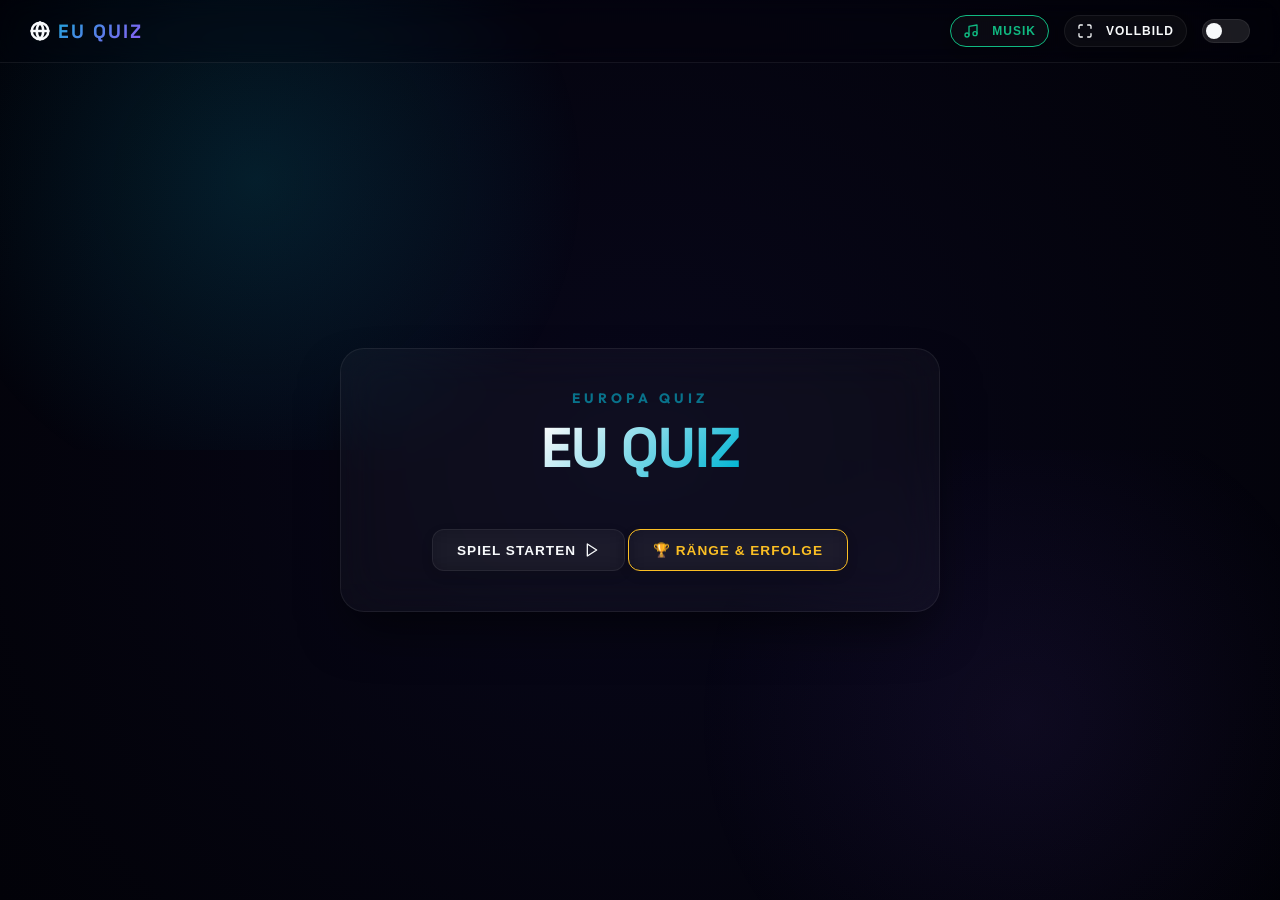
<file: intex.html>
<!DOCTYPE html>
<html lang="de">
<head>
<meta charset="UTF-8">
<meta name="viewport" content="width=device-width, initial-scale=1.0">
<title>EU Quiz</title>
<!-- Google Fonts -->
<link rel="preconnect" href="https://fonts.googleapis.com">
<link rel="preconnect" href="https://fonts.gstatic.com" crossorigin>
<link href="https://fonts.googleapis.com/css2?family=Outfit:wght@300;400;600;800&family=Space+Grotesk:wght@400;600;700&display=swap" rel="stylesheet">
<style>
  :root {
    --bg-gradient: radial-gradient(circle at 50% 50%, #08071a 0%, #020208 100%);
    --bg-solid: #03020a;
    --card-bg: rgba(255, 255, 255, 0.03);
    --card-border: rgba(255, 255, 255, 0.07);
    --card-hover: rgba(255, 255, 255, 0.07);
    --text-primary: #f8fafc;
    --text-secondary: #94a3b8;
    --accent: #06b6d4; 
    --accent-alt: #8b5cf6; 
    --accent-glow: rgba(6, 182, 212, 0.15);
    --gold: #fbbf24;
    --silver: #cbd5e1;
    --bronze: #d97706;
    --success: #10b981;
    --error: #f43f5e;
    --shadow-color: rgba(0, 0, 0, 0.6);
    --p1-height: 160px;
    --p2-height: 120px;
    --p3-height: 85px;
  }

  body.light-mode {
    --bg-gradient: radial-gradient(circle at 50% 50%, #f1f5f9 0%, #cbd5e1 100%);
    --bg-solid: #e2e8f0;
    --card-bg: rgba(255, 255, 255, 0.7);
    --card-border: rgba(15, 23, 42, 0.08);
    --card-hover: rgba(255, 255, 255, 0.9);
    --text-primary: #0f172a;
    --text-secondary: #475569;
    --accent: #0284c7;
    --accent-alt: #6d28d9;
    --accent-glow: rgba(2, 132, 199, 0.1);
    --gold: #d97706;
    --silver: #64748b;
    --bronze: #b45309;
    --success: #059669;
    --error: #e11d48;
    --shadow-color: rgba(15, 23, 42, 0.1);
  }

  * {
    box-sizing: border-box;
    scrollbar-width: thin;
    scrollbar-color: var(--accent) transparent;
  }

  *::-webkit-scrollbar {
    width: 6px;
    height: 6px;
  }
  *::-webkit-scrollbar-track {
    background: transparent;
  }
  *::-webkit-scrollbar-thumb {
    background-color: var(--accent);
    border-radius: 20px;
  }

  body { 
    font-family: 'Outfit', sans-serif; 
    background: var(--bg-gradient); 
    background-attachment: fixed;
    color: var(--text-primary); 
    margin: 0; 
    min-height: 100vh;
    transition: background 0.5s cubic-bezier(0.4, 0, 0.2, 1), color 0.3s ease;
    overflow-x: hidden;
    display: flex;
    flex-direction: column;
    align-items: center;
  }

  .mesh-glow {
    position: fixed;
    top: -10%;
    left: -10%;
    width: 60%;
    height: 60%;
    background: radial-gradient(circle, var(--accent-glow) 0%, transparent 70%);
    z-index: -1;
    pointer-events: none;
    animation: pulseGlow 10s infinite alternate ease-in-out;
  }

  .mesh-glow-2 {
    position: fixed;
    bottom: -10%;
    right: -10%;
    width: 60%;
    height: 60%;
    background: radial-gradient(circle, rgba(139, 92, 246, 0.08) 0%, transparent 70%);
    z-index: -1;
    pointer-events: none;
    animation: pulseGlow2 12s infinite alternate ease-in-out;
  }

  @keyframes pulseGlow {
    0% { transform: scale(1) translate(0, 0); }
    100% { transform: scale(1.1) translate(5%, 5%); }
  }
  @keyframes pulseGlow2 {
    0% { transform: scale(1) translate(0, 0); }
    100% { transform: scale(1.15) translate(-4%, -4%); }
  }

  .top-bar { 
    position: fixed; 
    top: 0; 
    left: 0;
    width: 100%;
    padding: 15px 30px;
    z-index: 1000; 
    display: flex; 
    justify-content: space-between;
    align-items: center;
    backdrop-filter: blur(12px);
    -webkit-backdrop-filter: blur(12px);
    border-bottom: 1px solid var(--card-border);
    background: rgba(3, 2, 10, 0.2);
  }

  body.light-mode .top-bar {
    background: rgba(241, 245, 249, 0.3);
  }

  .brand {
    font-family: 'Space Grotesk', sans-serif;
    font-weight: 700;
    font-size: 1.2rem;
    letter-spacing: 2px;
    background: linear-gradient(135deg, var(--accent), var(--accent-alt));
    -webkit-background-clip: text;
    -webkit-text-fill-color: transparent;
    display: flex;
    align-items: center;
    gap: 8px;
  }

  .top-controls {
    display: flex;
    align-items: center;
    gap: 15px;
  }

  #round-counter, #category-indicator { 
    font-weight: 600; 
    background: rgba(255, 255, 255, 0.05); 
    padding: 6px 14px; 
    border-radius: 30px;
    border: 1px solid var(--card-border);
    font-size: 0.8rem;
    letter-spacing: 1px;
    color: var(--accent);
    text-transform: uppercase;
  }

  #category-indicator {
    color: var(--accent-alt);
    border-color: rgba(139, 92, 246, 0.3);
  }

  .btn-main { 
    background: var(--card-bg); 
    border: 1px solid var(--card-border); 
    color: var(--text-primary); 
    padding: 12px 24px; 
    cursor: pointer; 
    font-weight: 600; 
    border-radius: 12px; 
    transition: all 0.3s cubic-bezier(0.4, 0, 0.2, 1); 
    backdrop-filter: blur(10px); 
    -webkit-backdrop-filter: blur(10px);
    text-transform: uppercase; 
    letter-spacing: 1px;
    font-size: 0.85rem;
    display: inline-flex;
    align-items: center;
    justify-content: center;
    gap: 8px;
    box-shadow: 0 4px 12px rgba(0,0,0,0.1);
  }

  .btn-main:hover:not(:disabled) { 
    background: linear-gradient(135deg, var(--accent), var(--accent-alt)); 
    border-color: transparent; 
    color: #ffffff; 
    box-shadow: 0 0 20px var(--accent-glow); 
    transform: translateY(-2px);
  }

  .btn-main:active:not(:disabled) {
    transform: translateY(1px);
  }

  .btn-main:disabled { 
    opacity: 0.2; 
    cursor: not-allowed; 
    border-color: gray; 
  }

  .btn-danger {
    border-color: rgba(244, 63, 94, 0.4);
    color: var(--error);
  }
  .btn-danger:hover:not(:disabled) {
    background: var(--error);
    border-color: transparent;
    color: white;
    box-shadow: 0 0 20px rgba(244, 63, 94, 0.3);
  }

  .screen { 
    width: 100%;
    min-height: 100vh;
    display: flex; 
    align-items: center; 
    justify-content: center; 
    padding: 100px 20px 40px; 
    box-sizing: border-box;
    animation: fadeIn 0.65s cubic-bezier(0.16, 1, 0.3, 1) both;
  }

  @keyframes fadeIn {
    from { opacity: 0; transform: scale(0.97) translateY(15px); }
    to { opacity: 1; transform: scale(1) translateY(0); }
  }

  .card-box { 
    background: var(--card-bg); 
    padding: 40px; 
    border-radius: 24px; 
    border: 1px solid var(--card-border); 
    backdrop-filter: blur(25px); 
    -webkit-backdrop-filter: blur(25px);
    max-width: 600px; 
    width: 100%; 
    box-shadow: 0 25px 50px -12px var(--shadow-color);
    transition: transform 0.3s ease;
    text-align: center;
  }

  .hero-title {
    font-family: 'Space Grotesk', sans-serif;
    font-size: 3.5rem;
    font-weight: 800;
    line-height: 1.1;
    margin: 10px 0;
    letter-spacing: -1px;
    background: linear-gradient(135deg, var(--text-primary) 30%, var(--accent) 70%, var(--accent-alt) 100%);
    -webkit-background-clip: text;
    -webkit-text-fill-color: transparent;
  }

  /* Category selection UI grid */
  .category-grid {
    display: grid;
    grid-template-columns: 1fr;
    gap: 15px;
    margin-top: 25px;
    width: 100%;
  }

  .category-card {
    background: rgba(255,255,255,0.02);
    border: 1px solid var(--card-border);
    border-radius: 16px;
    padding: 20px;
    cursor: pointer;
    transition: all 0.3s cubic-bezier(0.25, 0.8, 0.25, 1);
    display: flex;
    align-items: center;
    gap: 20px;
    text-align: left;
  }
  
  body.light-mode .category-card {
    background: rgba(255,255,255,0.5);
  }

  .category-card:hover {
    border-color: var(--accent);
    background: rgba(255,255,255,0.06);
    transform: translateX(4px);
    box-shadow: 0 4px 15px rgba(0,0,0,0.1);
  }

  body.light-mode .category-card:hover {
    background: rgba(255,255,255,0.8);
  }

  .category-num {
    display: flex;
    align-items: center;
    justify-content: center;
    width: 44px;
    height: 44px;
    border-radius: 12px;
    background: linear-gradient(135deg, var(--accent), var(--accent-alt));
    color: white;
    font-weight: 800;
    font-size: 1.25rem;
    font-family: 'Space Grotesk', sans-serif;
  }

  .category-details h3 {
    margin: 0 0 4px 0;
    font-weight: 700;
    font-size: 1.1rem;
    color: var(--text-primary);
  }

  .category-details p {
    margin: 0;
    font-size: 0.85rem;
    color: var(--text-secondary);
  }

  .input-group {
    text-align: left;
    margin-bottom: 20px;
  }
  .input-label {
    font-size: 0.75rem; 
    font-weight: 700; 
    letter-spacing: 1.5px;
    text-transform: uppercase;
    color: var(--accent);
    margin-bottom: 8px; 
    display: block;
  }

  input[type="text"], input[type="number"] { 
    background: rgba(0, 0, 0, 0.2); 
    border: 1px solid var(--card-border); 
    color: var(--text-primary); 
    padding: 14px; 
    border-radius: 12px; 
    width: 100%; 
    font-size: 1rem;
    outline: none;
    transition: all 0.3s ease;
    font-family: inherit;
  }
  
  body.light-mode input[type="text"], body.light-mode input[type="number"] {
    background: rgba(255, 255, 255, 0.6);
  }

  input[type="text"]:focus, input[type="number"]:focus {
    border-color: var(--accent);
    box-shadow: 0 0 10px var(--accent-glow);
    background: rgba(0, 0, 0, 0.3);
  }
  body.light-mode input[type="text"]:focus, body.light-mode input[type="number"]:focus {
    background: rgba(255, 255, 255, 0.9);
  }

  .team-input-row {
    display: flex;
    gap: 10px;
    margin-bottom: 12px;
    animation: slideIn 0.3s cubic-bezier(0.18, 0.89, 0.32, 1.28);
  }

  @keyframes slideIn {
    from { opacity: 0; transform: translateX(-20px); }
    to { opacity: 1; transform: translateX(0); }
  }

  .game-container {
    width: 100%;
    max-width: 1200px;
    padding: 90px 20px 100px;
    display: none;
    flex-direction: column;
    gap: 30px;
    animation: fadeIn 0.75s cubic-bezier(0.16, 1, 0.3, 1) both;
  }

  .scoreboard { 
    display: grid;
    grid-template-columns: repeat(auto-fit, minmax(160px, 1fr));
    gap: 15px; 
    width: 100%;
  }

  .team-box { 
    padding: 16px 20px; 
    border-radius: 16px; 
    background: var(--card-bg); 
    border: 1px solid var(--card-border); 
    transition: all 0.4s cubic-bezier(0.25, 1, 0.5, 1); 
    text-align: center;
    box-shadow: 0 4px 15px rgba(0,0,0,0.05);
    position: relative;
    overflow: hidden;
  }

  .team-box.active { 
    border-color: var(--accent); 
    transform: scale(1.03) translateY(-2px); 
    box-shadow: 0 10px 25px var(--accent-glow); 
    background: rgba(6, 182, 212, 0.06);
  }
  
  .team-box.active::before {
    content: '';
    position: absolute;
    top: 0;
    left: 0;
    width: 100%;
    height: 3px;
    background: linear-gradient(90deg, var(--accent), var(--accent-alt));
  }

  .team-rank-indicator {
    position: absolute;
    top: 8px;
    right: 8px;
    font-size: 0.65rem;
    font-weight: 800;
    background: rgba(255,255,255,0.08);
    padding: 2px 6px;
    border-radius: 20px;
    color: var(--text-secondary);
  }

  .quiz-grid { 
    display: grid; 
    grid-template-columns: repeat(auto-fill, minmax(130px, 1fr)); 
    gap: 15px; 
    width: 100%;
  }

  .card { 
    background: var(--card-bg); 
    border: 1px solid var(--card-border); 
    border-radius: 18px; 
    padding: 20px 10px 15px; 
    cursor: pointer; 
    transition: all 0.5s cubic-bezier(0.16, 1, 0.3, 1); 
    display: flex; 
    flex-direction: column; 
    align-items: center; 
    text-align: center;
    position: relative;
    box-shadow: 0 4px 12px rgba(0,0,0,0.15);
    overflow: hidden;
    animation: cardFadeIn 0.6s cubic-bezier(0.16, 1, 0.3, 1) both;
  }

  @keyframes cardFadeIn {
    from { opacity: 0; transform: translateY(20px) scale(0.95); }
    to { opacity: 1; transform: translateY(0) scale(1); }
  }

  .card:hover { 
    border-color: var(--accent); 
    background: var(--card-hover); 
    transform: scale(1.05) translateY(-4px); 
    box-shadow: 0 15px 30px rgba(6, 182, 212, 0.22);
  }

  .card:active {
    transform: scale(0.96) translateY(-2px);
    transition: all 0.15s cubic-bezier(0.16, 1, 0.3, 1);
  }

  body.light-mode .card:hover {
    box-shadow: 0 12px 24px rgba(15,23,42,0.08);
  }

  .card.played-out { 
    opacity: 0.15 !important; 
    pointer-events: none; 
    filter: grayscale(0.8); 
    border-color: transparent; 
  }

  .card-flag {
    font-size: 2.8rem; 
    margin-bottom: 8px;
    filter: drop-shadow(0 4px 6px rgba(0,0,0,0.15));
    transition: transform 0.3s ease;
  }
  .card:hover .card-flag {
    transform: scale(1.1) rotate(3deg);
  }

  .card-name {
    font-weight: 600; 
    font-size: 0.85rem;
    margin-bottom: 12px;
    white-space: nowrap;
    overflow: hidden;
    text-overflow: ellipsis;
    width: 100%;
    color: var(--text-primary);
  }

  .level-dots {
    display: flex;
    gap: 6px;
    justify-content: center;
    margin-top: auto;
  }

  .dot {
    width: 6px;
    height: 6px;
    border-radius: 50%;
    border: 1px solid var(--text-secondary);
    transition: all 0.3s ease;
  }

  .dot.played {
    background-color: var(--accent);
    border-color: var(--accent);
    box-shadow: 0 0 6px var(--accent);
  }

  dialog::backdrop {
    background: rgba(3, 2, 10, 0.85);
    backdrop-filter: blur(15px);
    -webkit-backdrop-filter: blur(15px);
  }

  /* Custom elastic bounce transition on modal open */
  dialog {
    border: 1px solid var(--card-border);
    background: var(--bg-solid);
    padding: 0;
    border-radius: 24px;
    box-shadow: 0 25px 50px -12px rgba(0, 0, 0, 0.7);
    max-width: 650px;
    width: 90%;
    max-height: 90vh;
    overflow-y: auto;
    overflow-x: hidden;
    color: var(--text-primary);
    transform: translateY(80px) scale(0.95);
    opacity: 0;
    transition: all 0.5s cubic-bezier(0.16, 1, 0.3, 1);
  }

  dialog[open] {
    transform: translateY(0) scale(1);
    opacity: 1;
  }

  .quiz-box { 
    padding: 40px; 
    text-align: center;
    background: var(--bg-gradient);
    min-height: 100%;
  }

  .modal-title {
    font-family: 'Space Grotesk', sans-serif;
    color: var(--gold); 
    margin-top: 0; 
    font-size: 2.2rem;
    font-weight: 700;
  }

  .diff-buttons-container {
    display: flex;
    flex-direction: column;
    gap: 12px;
    margin: 25px 0;
  }

  .btn-diff {
    display: flex;
    justify-content: space-between;
    align-items: center;
    padding: 16px 24px;
    border-radius: 14px;
    background: rgba(255,255,255,0.02);
    border: 1px solid var(--card-border);
    color: var(--text-primary);
    cursor: pointer;
    font-weight: 600;
    font-size: 1rem;
    transition: all 0.3s cubic-bezier(0.25, 0.8, 0.25, 1);
  }

  body.light-mode .btn-diff {
    background: rgba(255,255,255,0.5);
  }

  .btn-diff:hover:not(:disabled) {
    background: rgba(255,255,255,0.06);
    border-color: var(--accent);
    transform: translateX(4px);
    box-shadow: 0 4px 15px rgba(0,0,0,0.1);
  }

  body.light-mode .btn-diff:hover:not(:disabled) {
    background: rgba(255,255,255,0.8);
  }

  .btn-diff:disabled {
    opacity: 0.15;
    cursor: not-allowed;
    text-decoration: line-through;
  }

  .btn-diff-tag {
    font-size: 0.75rem;
    padding: 4px 10px;
    border-radius: 20px;
    background: var(--card-border);
    color: var(--text-secondary);
    text-transform: uppercase;
    letter-spacing: 0.5px;
  }

  .option { 
    background: rgba(255, 255, 255, 0.02); 
    border: 1px solid var(--card-border); 
    padding: 16px 20px; 
    margin: 12px 0; 
    border-radius: 12px; 
    cursor: pointer; 
    text-align: left; 
    transition: all 0.2s cubic-bezier(0.2, 0.8, 0.2, 1); 
    font-size: 1.05rem;
    display: flex;
    align-items: center;
    gap: 15px;
    box-shadow: 0 2px 5px rgba(0,0,0,0.05);
  }
  
  body.light-mode .option {
    background: rgba(255,255,255,0.4);
  }

  .option:hover { 
    background: rgba(255, 255, 255, 0.05); 
    border-color: var(--accent); 
    transform: scale(1.01);
  }

  body.light-mode .option:hover {
    background: rgba(255,255,255,0.8);
  }

  .option-badge {
    display: flex;
    align-items: center;
    justify-content: center;
    width: 28px;
    height: 28px;
    border-radius: 8px;
    background: var(--card-border);
    font-weight: 700;
    font-size: 0.85rem;
    color: var(--accent);
    flex-shrink: 0;
  }

  .correct { 
    background: var(--success) !important; 
    color: white !important; 
    border-color: var(--success) !important;
    box-shadow: 0 0 15px rgba(16, 185, 129, 0.4);
  }
  .correct .option-badge {
    background: rgba(255,255,255,0.2) !important;
    color: white !important;
  }

  .wrong { 
    background: var(--error) !important; 
    color: white !important; 
    border-color: var(--error) !important;
    box-shadow: 0 0 15px rgba(244, 63, 148, 0.4);
  }
  .wrong .option-badge {
    background: rgba(255,255,255,0.2) !important;
    color: white !important;
  }

  /* Upgraded victory Spotlight & Podium */
  .winner-spotlight {
    position: relative;
    width: 100%;
    display: flex;
    flex-direction: column;
    align-items: center;
  }

  .winner-spotlight::before {
    content: '';
    position: absolute;
    top: -20px;
    width: 250px;
    height: 250px;
    background: radial-gradient(circle, rgba(251, 191, 36, 0.25) 0%, transparent 70%);
    z-index: 0;
    pointer-events: none;
    animation: spotlightGlow 4s infinite alternate ease-in-out;
  }

  @keyframes spotlightGlow {
    from { transform: scale(0.9); opacity: 0.7; }
    to { transform: scale(1.15); opacity: 1; }
  }

  .trophy-svg {
    width: 110px;
    height: 110px;
    filter: drop-shadow(0 0 20px rgba(251, 191, 36, 0.4));
    margin-bottom: 20px;
    z-index: 1;
    animation: bounceTrophy 3s infinite ease-in-out;
  }

  @keyframes bounceTrophy {
    0%, 100% { transform: translateY(0) rotate(0deg); }
    50% { transform: translateY(-10px) rotate(3deg); }
  }

  .podium-container { 
    display: flex; 
    align-items: flex-end; 
    justify-content: center; 
    gap: 15px; 
    margin: 30px 0 20px; 
    height: 280px; 
    width: 100%;
    z-index: 1;
  }

  .podium-step { 
    width: 140px; 
    display: flex; 
    flex-direction: column; 
    align-items: center; 
    opacity: 0;
    transform: translateY(50px);
  }

  .step-bar { 
    width: 100%; 
    border-radius: 16px 16px 0 0; 
    display: flex; 
    align-items: center; 
    justify-content: center; 
    font-weight: 800; 
    font-size: 2.8rem; 
    color: white; 
    box-shadow: 0 10px 30px rgba(0,0,0,0.3); 
    font-family: 'Space Grotesk', sans-serif;
    height: 0;
    overflow: hidden;
  }
  
  .podium-step.animate.p-3 {
    animation: slideUp 0.8s cubic-bezier(0.16, 1, 0.3, 1) forwards;
    animation-delay: 0.5s;
  }
  .podium-step.animate.p-3 .step-bar {
    animation: growBar3 1.2s cubic-bezier(0.16, 1, 0.3, 1) forwards;
    animation-delay: 0.5s;
  }
  
  .podium-step.animate.p-2 {
    animation: slideUp 0.8s cubic-bezier(0.16, 1, 0.3, 1) forwards;
    animation-delay: 1.8s;
  }
  .podium-step.animate.p-2 .step-bar {
    animation: growBar2 1.2s cubic-bezier(0.16, 1, 0.3, 1) forwards;
    animation-delay: 1.8s;
  }
  
  .podium-step.animate.p-1 {
    animation: slideUp 1.0s cubic-bezier(0.16, 1, 0.3, 1) forwards;
    animation-delay: 3.2s;
  }
  .podium-step.animate.p-1 .step-bar {
    animation: growBar1 1.5s cubic-bezier(0.175, 0.885, 0.32, 1.275) forwards;
    animation-delay: 3.2s;
  }

  .p-1 .step-bar { background: linear-gradient(to top, #b45309, var(--gold)); border: 2px solid var(--gold); }
  .p-2 .step-bar { background: linear-gradient(to top, #475569, var(--silver)); border: 2px solid var(--silver); }
  .p-3 .step-bar { background: linear-gradient(to top, #78350f, var(--bronze)); border: 2px solid var(--bronze); }
  
  .podium-name { 
    font-weight: 700; 
    margin-bottom: 8px; 
    text-align: center; 
    font-size: 0.95rem; 
    width: 100%; 
    max-width: 140px; 
    overflow: hidden; 
    text-overflow: ellipsis; 
    white-space: nowrap; 
    color: var(--text-primary);
  }

  .crown-icon {
    font-size: 2.2rem;
    margin-bottom: -5px;
    animation: floatCrown 2.5s ease-in-out infinite;
    opacity: 0;
    transform: scale(0) translateY(10px);
    transition: all 0.6s cubic-bezier(0.175, 0.885, 0.32, 1.275);
    z-index: 2;
  }
  .podium-step.animate.p-1 .crown-icon {
    opacity: 1;
    transform: scale(1) translateY(0);
    transition-delay: 4.4s;
  }
  
  @keyframes floatCrown {
    0%, 100% { transform: translateY(0) rotate(0deg); }
    50% { transform: translateY(-8px) rotate(4deg); }
  }
  
  @keyframes growBar1 { from { height: 0; } to { height: var(--p1-height); } }
  @keyframes growBar2 { from { height: 0; } to { height: var(--p2-height); } }
  @keyframes growBar3 { from { height: 0; } to { height: var(--p3-height); } }
  
  @keyframes slideUp { 
    to { transform: translateY(0); opacity: 1; } 
  }

  @keyframes slideDown {
    from { transform: translateY(-100%); opacity: 0; }
    to { transform: translateY(0); opacity: 1; }
  }

  .ranks-list {
    width: 100%;
    max-width: 450px;
    margin-top: 30px;
    display: flex;
    flex-direction: column;
    gap: 8px;
    z-index: 1;
  }

  .rank-row {
    display: flex;
    justify-content: space-between;
    align-items: center;
    background: var(--card-bg);
    border: 1px solid var(--card-border);
    padding: 12px 20px;
    border-radius: 12px;
    font-size: 0.95rem;
  }

  .finish-btn-fixed {
    position: fixed; 
    bottom: 25px; 
    left: 50%; 
    transform: translateX(-50%); 
    z-index: 500;
    display: none; 
    animation: fadeIn 0.4s ease;
  }

  .switch { 
    position: relative; 
    display: inline-block; 
    width: 48px; 
    height: 24px; 
  }
  .switch input { opacity: 0; width: 0; height: 0; }
  .slider { 
    position: absolute; 
    cursor: pointer; 
    top: 0; left: 0; right: 0; bottom: 0; 
    background-color: rgba(255,255,255,0.1); 
    transition: .3s; 
    border-radius: 30px; 
    border: 1px solid var(--card-border);
  }
  body.light-mode .slider {
    background-color: rgba(0,0,0,0.05);
  }
  .slider:before { 
    position: absolute; 
    content: ""; 
    height: 16px; 
    width: 16px; 
    left: 3px; 
    bottom: 3px; 
    background-color: var(--text-primary); 
    transition: .3s cubic-bezier(0.18, 0.89, 0.32, 1.28); 
    border-radius: 50%; 
  }
  input:checked + .slider { background-color: var(--accent-glow); border-color: var(--accent); }
  input:checked + .slider:before { transform: translateX(24px); background-color: var(--accent); }

  #confetti-canvas {
    position: fixed;
    top: 0;
    left: 0;
    width: 100vw;
    height: 100vh;
    pointer-events: none;
    z-index: 3000;
    display: none;
  }

  #setup-err {
    background: rgba(244, 63, 94, 0.08);
    border: 1px solid var(--error);
    color: var(--error);
    padding: 12px;
    border-radius: 12px;
    font-size: 0.85rem;
    font-weight: 600;
    margin-top: 15px;
    display: none;
  }

  /* --- Ultimate Upgrade Premium CSS Styles --- */

  /* Completed flag golden star */
  .gold-star {
    position: absolute;
    top: 10px;
    right: 10px;
    background: rgba(251, 191, 36, 0.2);
    border: 1px solid var(--gold);
    border-radius: 50%;
    width: 26px;
    height: 26px;
    display: flex;
    align-items: center;
    justify-content: center;
    box-shadow: 0 0 10px rgba(251, 191, 36, 0.4);
    animation: pulseStar 1.8s infinite alternate ease-in-out;
    z-index: 5;
  }
  @keyframes pulseStar {
    0% { transform: scale(1); }
    100% { transform: scale(1.15); box-shadow: 0 0 16px rgba(251, 191, 36, 0.7); }
  }

  /* Card played-out premium adjustments */
  .card.played-out { 
    opacity: 0.55; 
    pointer-events: none; 
    border-color: rgba(251, 191, 36, 0.4); 
    box-shadow: 0 0 15px rgba(251, 191, 36, 0.15);
  }

  /* Countdown timer visual bar */
  .timer-glow-warning {
    animation: timerPulse 0.5s infinite alternate ease-in-out;
  }
  @keyframes timerPulse {
    0% { box-shadow: 0 0 5px var(--error); }
    100% { box-shadow: 0 0 15px var(--error); }
  }

  /* Active soundtrack mute controls */
  #music-toggle-btn {
    border-color: var(--success);
    color: var(--success);
    transition: all 0.3s ease;
  }
  #music-toggle-btn:hover {
    transform: scale(1.05);
  }

  /* Option card wrong/correct rescue effects */
  .option.wrong {
    background: rgba(244, 63, 94, 0.15) !important;
    border-color: var(--error) !important;
    color: var(--error) !important;
    animation: shakeWrong 0.4s cubic-bezier(.36,.07,.19,.97) both;
  }
  .option.correct {
    background: rgba(16, 185, 129, 0.15) !important;
    border-color: var(--success) !important;
    color: var(--success) !important;
    animation: pulseCorrect 0.4s cubic-bezier(0.16, 1, 0.3, 1) both;
  }

  @keyframes shakeWrong {
    10%, 90% { transform: translate3d(-1px, 0, 0); }
    20%, 80% { transform: translate3d(2px, 0, 0); }
    30%, 50%, 70% { transform: translate3d(-4px, 0, 0); }
    40%, 60% { transform: translate3d(4px, 0, 0); }
  }
  @keyframes pulseCorrect {
    0% { transform: scale(1); }
    50% { transform: scale(1.04); }
    100% { transform: scale(1); }
  }

  /* Zoom-in animation on card click */
  .card.zoom-active {
    transform: scale(1.25);
    border-color: var(--accent);
    box-shadow: 0 0 30px var(--accent);
    z-index: 10;
    transition: all 0.2s cubic-bezier(0.175, 0.885, 0.32, 1.275);
  }

  /* 50:50 Joker Glitch Animation */
  .option.glitch-out {
    animation: glitchEffect 0.6s cubic-bezier(0.25, 0.46, 0.45, 0.94) forwards;
    pointer-events: none;
  }
  @keyframes glitchEffect {
    0% { transform: translate(0) scale(1); opacity: 1; filter: hue-rotate(0deg); }
    10% { transform: translate(-2px, 2px) scale(0.98); opacity: 0.8; filter: hue-rotate(90deg); }
    20% { transform: translate(2px, -1px) scale(1.02); opacity: 0.4; }
    30% { transform: translate(-1px, -2px) scale(0.97); opacity: 0.9; }
    40% { transform: translate(3px, 1px) scale(1.01); opacity: 0.2; filter: hue-rotate(180deg); }
    50% { transform: translate(-2px, -2px) scale(0.99); opacity: 0.75; }
    60% { transform: translate(1px, 2px) scale(0.95); opacity: 0.1; }
    70% { transform: translate(-1px, 1px) scale(1.02); opacity: 0.6; filter: hue-rotate(270deg); }
    80% { transform: translate(2px, -2px) scale(0.98); opacity: 0.15; }
    90% { transform: translate(-2px, 1px) scale(1.01); opacity: 0.3; }
    100% { transform: translate(0) scale(0.95); opacity: 0.08; filter: blur(2px) grayscale(1); }
  }

  /* Card mastery particle rain / explosion */
  .mastery-particle {
    position: absolute;
    width: 6px;
    height: 6px;
    background: var(--gold);
    border-radius: 50%;
    pointer-events: none;
    z-index: 10;
    animation: explodeParticle 0.8s cubic-bezier(0.1, 0.8, 0.3, 1) forwards;
  }
  @keyframes explodeParticle {
    0% { transform: translate(0, 0) scale(1); opacity: 1; }
    100% { transform: translate(var(--tx), var(--ty)) scale(0); opacity: 0; }
  }

  /* Ensure card allows particles to fly out */
  .card {
    overflow: visible !important;
  }

  /* --- RESPONSIVE DESIGN (MEDIA QUERIES) --- */
  @media (max-width: 768px) {
    :root {
      --p1-height: 120px;
      --p2-height: 90px;
      --p3-height: 65px;
    }
    .hero-title {
      font-size: 2.2rem;
    }
    #win-heading {
      font-size: 2.2rem !important;
    }
    .card-box {
      padding: 24px 16px;
    }
    .quiz-box {
      padding: 24px 16px;
    }
    .modal-title {
      font-size: 1.6rem;
    }
    .top-bar {
      padding: 10px 15px;
    }
    .brand {
      font-size: 1rem;
    }
    .finish-btn-fixed {
      bottom: 15px;
      right: 15px;
      padding: 10px 15px;
      font-size: 0.8rem;
    }
    .podium-container {
      height: 220px;
      gap: 8px;
      padding: 0 10px;
    }
    .podium-step.p-1 {
      width: 100px;
    }
    .podium-step.p-2, .podium-step.p-3 {
      width: 80px;
    }
    .podium-name {
      font-size: 0.75rem !important;
      max-width: 90px;
    }
    .game-container {
      padding: 75px 12px 60px;
      gap: 15px;
    }
    .scoreboard {
      display: flex;
      overflow-x: auto;
      scroll-snap-type: x mandatory;
      padding-bottom: 8px;
      gap: 10px;
      -webkit-overflow-scrolling: touch;
    }
    .scoreboard::-webkit-scrollbar {
      height: 4px;
    }
    .scoreboard::-webkit-scrollbar-track {
      background: rgba(255, 255, 255, 0.02);
    }
    .scoreboard::-webkit-scrollbar-thumb {
      background: rgba(6, 182, 212, 0.3);
      border-radius: 10px;
    }
    .team-box {
      flex: 0 0 140px;
      scroll-snap-align: start;
      padding: 10px 8px;
      border-radius: 12px;
    }
    .team-box.active {
      transform: scale(1.02);
    }
  }

  @media (max-width: 600px) {
    #category-indicator {
      display: none !important;
    }
    .top-bar {
      padding: 8px 12px;
    }
    .brand {
      font-size: 0.9rem;
      letter-spacing: 1px;
    }
    .top-controls {
      gap: 8px;
    }
    #round-counter {
      padding: 4px 8px;
      font-size: 0.7rem;
    }
    #music-toggle-btn span {
      display: none !important;
    }
    #music-toggle-btn {
      padding: 6px !important;
      width: 32px !important;
      height: 32px !important;
      border-radius: 50% !important;
      justify-content: center !important;
    }
  }

  @media (max-width: 480px) {
    .quiz-grid {
      grid-template-columns: repeat(auto-fill, minmax(90px, 1fr));
      gap: 8px;
    }
    .card {
      padding: 12px 6px 8px;
      border-radius: 12px;
    }
    .card-flag {
      font-size: 2rem;
      margin-bottom: 4px;
    }
    .card-name {
      font-size: 0.72rem;
      margin-bottom: 6px;
    }
    .level-dots .dot {
      width: 4px;
      height: 4px;
    }
    .gold-star {
      width: 18px;
      height: 18px;
      top: 4px;
      right: 4px;
    }
    .gold-star svg {
      width: 10px;
      height: 10px;
    }
    .btn-diff {
      padding: 12px 16px;
      font-size: 0.9rem;
    }
    .option {
      padding: 12px 15px;
      font-size: 0.9rem;
    }
    .btn-main {
      padding: 12px 20px;
      font-size: 0.9rem;
    }
    .category-card {
      padding: 12px;
      gap: 12px;
    }
    .category-num {
      width: 36px;
      height: 36px;
      font-size: 1.05rem;
      border-radius: 8px;
    }
    .category-details h3 {
      font-size: 0.95rem;
    }
    .category-details p {
      font-size: 0.75rem;
    }
  }

  /* iOS spring active press states */
  .btn-main:active, .btn-diff:active, .option:active {
    transform: scale(0.96);
    transition: transform 0.12s cubic-bezier(0.16, 1, 0.3, 1);
  }
</style>
</head>
<body>

<canvas id="confetti-canvas"></canvas>
<div class="mesh-glow"></div>
<div class="mesh-glow-2"></div>

<!-- Top Navigation -->
<div class="top-bar">
  <div class="brand">
    <svg width="20" height="20" viewBox="0 0 24 24" fill="none" stroke="currentColor" stroke-width="3" stroke-linecap="round" stroke-linejoin="round" class="lucide lucide-globe-2"><circle cx="12" cy="12" r="10"/><path d="M12 2a14.5 14.5 0 0 0 0 20 14.5 14.5 0 0 0 0-20"/><path d="M2 12h20"/></svg>
    EU QUIZ
  </div>
  <div class="top-controls">
    <div id="category-indicator" style="display:none;">Kategorie 1</div>
    <div id="round-counter" style="display:none;">Runde: 1 / 5</div>
    <button class="btn-main" id="music-toggle-btn" style="padding: 6px 12px; font-size: 0.8rem; border-radius: 30px; display: flex; align-items: center; justify-content: center; height: 32px;" onclick="toggleMusic()" title="Soundtrack stummschalten/aktivieren">
      <svg id="music-icon" width="16" height="16" viewBox="0 0 24 24" fill="none" stroke="currentColor" stroke-width="2" stroke-linecap="round" stroke-linejoin="round">
        <path d="M9 18V5l12-2v13"></path>
        <circle cx="6" cy="18" r="3"></circle>
        <circle cx="18" cy="16" r="3"></circle>
      </svg>
      <span style="margin-left: 5px; font-weight:600; font-size:0.75rem;">Musik</span>
    </button>
    <button class="btn-main" id="fullscreen-toggle-btn" style="padding: 6px 12px; font-size: 0.8rem; border-radius: 30px; display: flex; align-items: center; justify-content: center; height: 32px;" onclick="toggleFullscreen()" title="Vollbildmodus aktivieren/deaktivieren">
      <svg id="fullscreen-icon" width="16" height="16" viewBox="0 0 24 24" fill="none" stroke="currentColor" stroke-width="2" stroke-linecap="round" stroke-linejoin="round">
        <path d="M8 3H5a2 2 0 0 0-2 2v3m18 0V5a2 2 0 0 0-2-2h-3m0 18h3a2 2 0 0 0 2-2v-3M3 16v3a2 2 0 0 0 2 2h3"></path>
      </svg>
      <span style="margin-left: 5px; font-weight:600; font-size:0.75rem;">Vollbild</span>
    </button>
    <label class="switch" title="Design wechseln">
      <input type="checkbox" id="theme-toggle" onchange="toggleTheme()">
      <span class="slider"></span>
    </label>
  </div>
</div>

<!-- Geographic Question Top Banner -->
<div id="geo-banner" style="display:none; position:fixed; top:0; left:0; width:100%; z-index:9999; background:rgba(30,27,75,0.95); backdrop-filter:blur(10px); border-bottom:2px solid var(--accent); padding:15px; text-align:center; box-shadow:0 10px 30px rgba(0,0,0,0.5); animation: slideDown 0.3s ease-out;">
  <div style="font-size:0.8rem; text-transform:uppercase; letter-spacing:1.5px; color:var(--accent); font-weight:800; margin-bottom:5px;">🌍 Geografie-Frage (Karten-Klick)</div>
  <div id="geo-banner-text" style="font-size:1.15rem; font-weight:700; color:var(--text-primary); font-family:'Space Grotesk',sans-serif;"></div>
  <div style="font-size:0.8rem; color:var(--text-secondary); margin-top:5px;">Klicke das gesuchte Land direkt auf der Karte an!</div>
</div>

<!-- Screen 1: Welcome -->
<div id="start-screen" class="screen">
  <div class="card-box">
    <div style="font-size: 0.85rem; opacity: 0.6; letter-spacing: 4px; text-transform: uppercase; color: var(--accent); font-weight: 700;">Europa Quiz</div>
    <h1 class="hero-title" style="margin-bottom: 35px;">EU QUIZ</h1>
    <button class="btn-main" onclick="showModeSelect()">
      Spiel Starten
      <svg width="16" height="16" viewBox="0 0 24 24" fill="none" stroke="currentColor" stroke-width="2" stroke-linecap="round" stroke-linejoin="round"><polygon points="5 3 19 12 5 21 5 3"/></svg>
    </button>
    <button class="btn-main" style="margin-top: 15px; border-color: var(--gold); color: var(--gold);" onclick="openRanksDialog()">
      🏆 Ränge & Erfolge
    </button>
  </div>
</div>

<!-- Screen 1.5: Mode Selection -->
<div id="mode-screen" class="screen" style="display:none;">
  <div class="card-box" style="max-width: 650px;">
    <h2 style="font-family: 'Space Grotesk', sans-serif; color: var(--accent); font-size: 2rem; margin-top:0; font-weight: 700;">Spielmodus wählen</h2>
    <p style="opacity: 0.7; margin-bottom: 25px; font-size: 0.95rem;">Wähle einen der Spielmodi aus, um deine EU-Kenntnisse zu testen.</p>
    
    <div class="category-grid">
      <div class="category-card" onclick="selectMode('campaign')">
        <div class="category-num">🗺️</div>
        <div class="category-details">
          <h3>Klassische Kampagne</h3>
          <p>Der klassische Mehrspielermodus mit Karte, 1-15 Teams, Jokern und Risikofragen.</p>
        </div>
      </div>
      <div class="category-card" onclick="selectMode('timeattack')">
        <div class="category-num">⏱️</div>
        <div class="category-details">
          <h3>Gegen die Zeit (Time Attack)</h3>
          <p>Beantworte in 60s so viele Fragen wie möglich. Richtig gibt +2s, Falsch kostet -5s.</p>
        </div>
      </div>
      <div class="category-card" onclick="selectMode('suddendeath')">
        <div class="category-num">💀</div>
        <div class="category-details">
          <h3>Überleben (Sudden Death)</h3>
          <p>Der erste Fehler führt zum Game Over. Wie viele Fragen schaffst du in Folge?</p>
        </div>
      </div>
    </div>
    
    <button class="btn-main" style="margin-top:20px; border-color: rgba(255,255,255,0.15);" onclick="backToStart()">
      Zurück
    </button>
  </div>
</div>

<!-- Screen 2: Spielregeln -->
<div id="instr-screen" class="screen" style="display:none;">
  <div class="card-box" style="text-align: left;">
    <h2 style="font-family: 'Space Grotesk', sans-serif; color: var(--accent); text-align: center; font-size: 2rem; margin-top: 0; font-weight: 700;">Spielregeln</h2>
    <ul style="line-height: 1.8; color: var(--text-primary); opacity: 0.9; font-size: 0.95rem; padding-left: 20px;">
        <li style="margin-bottom: 8px;"><b>27 Länder & 405 Fragen</b>: Jedes Land hat 15 Fragen (5 Themen × 3 Level).</li>
        <li style="margin-bottom: 8px;"><b>Einmalige Wahl</b>: Ein gespieltes Level ist für alle Teams dauerhaft gesperrt.</li>
        <li style="margin-bottom: 8px;"><b>Joker-Arsenal</b>: Jedes Team kann jeden Joker-Typ genau 2-mal verwenden (max. 6-mal gesamt). Jeder Joker kann pro Frage max. einmal genutzt werden.
          <ul style="font-size: 0.85rem; opacity: 0.8; margin-top: 4px; padding-left: 15px;">
            <li>Level I: Keine Joker erlaubt.</li>
            <li>Level II: Nur 50:50 und Retter-Joker erlaubt.</li>
            <li>Level III (Standard): Alle Joker erlaubt.</li>
            <li>Level III (Risiko): Nur 50:50 Joker erlaubt.</li>
          </ul>
        </li>
        <li style="margin-bottom: 8px;"><b>Duell-Timer</b>: (Optional) Beantworte Fragen unter Zeitdruck, bevor der Buzzer ertönt!</li>
        <li style="margin-bottom: 8px;"><b>Risiko-Fragen</b>: Bei der Auswahl von Level III wird das Team gefragt, ob es auf Risiko (+6 / -3 Punkte) oder normal (+3 Punkte) spielen möchte.</li>
        <li style="margin-bottom: 8px;"><b>Meilensteine & Taktik (Land meistern)</b>: Wenn ein einzelnes Team alle 3 Level eines Landes richtig beantwortet, erhält es bei der letzten Frage dieses Landes <b>doppelte Punkte</b> und einen <b>goldenen Stern</b>. Wenn jedoch ein anderes Team ein Level dieses Landes "wegschnappt" oder falsch beantwortet, verfällt der Bonus für dieses Land.</li>
        <li style="margin-bottom: 8px;"><b>Turnier-Modus</b>: Die Hall of Fame speichert alle Sitzungsergebnisse für fortlaufende Duelle.</li>
    </ul>
    <div style="text-align: center; margin-top: 30px;">
        <button class="btn-main" onclick="showCategorySelect()">
          Weiter zur Kategorie
          <svg width="16" height="16" viewBox="0 0 24 24" fill="none" stroke="currentColor" stroke-width="2" stroke-linecap="round" stroke-linejoin="round"><polyline points="9 18 15 12 9 6"/></svg>
        </button>
    </div>
  </div>
</div>

<!-- Screen 2.5: Rules for Single Player/Multiplayer Modes -->
<div id="sp-instr-screen" class="screen" style="display:none;">
  <div class="card-box" style="text-align: left; max-width: 600px;">
    <h2 id="sp-instr-title" style="font-family: 'Space Grotesk', sans-serif; color: var(--accent); text-align: center; font-size: 2rem; margin-top: 0; font-weight: 700;">Regeln</h2>
    <div id="sp-instr-content" style="line-height: 1.8; color: var(--text-primary); opacity: 0.9; font-size: 0.95rem; margin-bottom: 25px;"></div>
    <div style="text-align: center;">
      <button class="btn-main" onclick="advanceFromSPInstructions()">
        Weiter
        <svg width="16" height="16" viewBox="0 0 24 24" fill="none" stroke="currentColor" stroke-width="2" stroke-linecap="round" stroke-linejoin="round"><polyline points="9 18 15 12 9 6"/></svg>
      </button>
    </div>
  </div>
</div>

<!-- Screen 2.6: Time Attack Duration Selection -->
<div id="time-select-screen" class="screen" style="display:none;">
  <div class="card-box" style="max-width: 450px;">
    <h2 style="font-family: 'Space Grotesk', sans-serif; color: var(--accent); font-size: 1.8rem; margin-top:0; font-weight: 700; text-align:center;">Zeitlimit festlegen</h2>
    <p style="opacity: 0.7; margin-bottom: 25px; font-size: 0.95rem; text-align:center;">Wähle die Spielzeit pro Team für den Zeit-Angriff:</p>
    <div style="display: flex; flex-direction: column; gap: 12px; margin-bottom: 10px;">
      <button class="btn-main" onclick="selectTimeAttackDuration(1)">⏱️ 1 Minute</button>
      <button class="btn-main" onclick="selectTimeAttackDuration(2)">⏱️ 2 Minuten</button>
      <button class="btn-main" onclick="selectTimeAttackDuration(3)">⏱️ 3 Minuten</button>
      <button class="btn-main" onclick="selectTimeAttackDuration(4)">⏱️ 4 Minuten</button>
      <button class="btn-main" onclick="selectTimeAttackDuration(5)">⏱️ 5 Minuten</button>
    </div>
  </div>
</div>

<!-- Screen 3: Category Select -->
<div id="category-screen" class="screen" style="display:none;">
  <div class="card-box" style="max-width: 650px;">
    <h2 style="font-family: 'Space Grotesk', sans-serif; color: var(--accent); font-size: 2rem; margin-top:0; font-weight: 700;">Thema wählen</h2>
    <p style="opacity: 0.7; margin-bottom: 25px; font-size: 0.95rem;">Wähle eine der 5 Quiz-Kategorien. Diese gilt für das gesamte Spiel und kann nicht mehr geändert werden.</p>
    
    <div class="category-grid">
      <div class="category-card" onclick="selectCategory(1)">
        <div class="category-num">1</div>
        <div class="category-details">
          <h3>Geschichte & Verträge</h3>
          <p>Gründerväter, historische Verträge und Meilensteine der EU.</p>
        </div>
      </div>
      <div class="category-card" onclick="selectCategory(2)">
        <div class="category-num">2</div>
        <div class="category-details">
          <h3>Geografie & Städte</h3>
          <p>Hauptstädte, Flüsse, Grenzen, Meere und berühmte Landmarken.</p>
        </div>
      </div>
      <div class="category-card" onclick="selectCategory(3)">
        <div class="category-num">3</div>
        <div class="category-details">
          <h3>Institutionen & Politik</h3>
          <p>Parlament, Kommission, Gesetzgebung und politische Organe.</p>
        </div>
      </div>
      <div class="category-card" onclick="selectCategory(4)">
        <div class="category-num">4</div>
        <div class="category-details">
          <h3>Kultur & Symbole</h3>
          <p>Sprachen, Bräuche, Hymnen, Flaggen, Kunst und Kulturgeschichte.</p>
        </div>
      </div>
      <div class="category-card" onclick="selectCategory(5)">
        <div class="category-num">5</div>
        <div class="category-details">
          <h3>Wirtschaft & Euro</h3>
          <p>Währung, Binnenmarkt, Handel, Industrien und Zentralbank.</p>
        </div>
      </div>
    </div>
  </div>
</div>

<!-- Screen 4: Settings -->
<div id="setup-screen" class="screen" style="display:none;">
  <div class="card-box">
    <h2 style="font-family: 'Space Grotesk', sans-serif; color: var(--accent-alt); font-size: 2rem; margin-top:0; font-weight: 700;">Spieleinstellungen</h2>
    
    <div id="campaign-settings">
      <div class="input-group">
        <label class="input-label" for="rounds-input">Wie viele Runden spielen?</label>
        <input type="number" id="rounds-input" value="5" min="1" max="50">
      </div>
      
      <div class="input-group" style="margin-top: 15px;">
        <label class="input-label" for="timer-input">Duell-Timer (Zeitlimit pro Frage)</label>
        <select id="timer-input" style="width: 100%; padding: 12px; border-radius: 12px; background: var(--card-bg); border: 1px solid var(--card-border); color: var(--text-primary); font-weight: 600; font-family: 'Outfit', sans-serif;">
          <option value="0">Aus (Kein Zeitlimit)</option>
          <option value="15">15 Sekunden (Schnelles Duell)</option>
          <option value="30">30 Sekunden (Standard)</option>
          <option value="45">45 Sekunden (Entspannt)</option>
          <option value="60">60 Sekunden</option>
          <option value="120">120 Sekunden</option>
        </select>
      </div>
    </div>
    
    <div class="input-group">
      <label class="input-label">Teams Registrieren</label>
      <div id="team-list-container"></div>
    </div>

    <div style="margin-top: 30px; display: flex; justify-content: center; gap: 15px; flex-wrap: wrap;">
        <button class="btn-main" style="border-color: var(--success); color: var(--success);" onclick="addTeamField()">
          <svg width="16" height="16" viewBox="0 0 24 24" fill="none" stroke="currentColor" stroke-width="2" stroke-linecap="round" stroke-linejoin="round"><path d="M5 12h14"/><path d="M12 5v14"/></svg>
          Team hinzufügen
        </button>
        <button class="btn-main" onclick="startSetupGame()">
          Quiz starten
          <svg width="16" height="16" viewBox="0 0 24 24" fill="none" stroke="currentColor" stroke-width="2" stroke-linecap="round" stroke-linejoin="round"><polyline points="9 18 15 12 9 6"/></svg>
        </button>
    </div>
    <div id="setup-err"></div>
  </div>
</div>

<!-- Screen 5: Active Game Dashboard -->
<div class="game-container" id="game-dashboard">
  <div class="scoreboard" id="scoreboard"></div>
  <div class="quiz-grid" id="grid"></div>
</div>

<!-- Screen 6: Game End Victory -->
<div id="winner-screen" class="screen" style="display:none;">
  <div class="card-box" style="max-width: 700px; width: 100%;">
    <div class="winner-spotlight">
      <!-- Golden Trophy SVG -->
      <svg class="trophy-svg" viewBox="0 0 24 24" fill="none" stroke="#fbbf24" stroke-width="1.5" stroke-linecap="round" stroke-linejoin="round">
        <path d="M6 9H4.5a2.5 2.5 0 0 1 0-5H6" />
        <path d="M18 9h1.5a2.5 2.5 0 0 0 0-5H18" />
        <path d="M4 22h16" />
        <path d="M10 14.66V17c0 .55-.45 1-1 1H4v2h16v-2h-5c-.55 0-1-.45-1-1v-2.34" />
        <path d="M12 2a8 8 0 0 0-8 8h16a8 8 0 0 0-8-8z" />
      </svg>
    </div>
    
    <h1 id="win-heading" style="font-family: 'Space Grotesk', sans-serif; font-size: 3.5rem; margin-bottom: 0; background: linear-gradient(to bottom, var(--gold), #ffffff); -webkit-background-clip: text; -webkit-text-fill-color: transparent; font-weight: 800; letter-spacing: -1px;">EU CHAMPIONS</h1>
    <p id="win-subheading" style="opacity: 0.7; margin-top: 5px; font-size: 1.05rem;">Das Quiz ist beendet. Hier sind die Platzierungen:</p>
    
    <div class="podium-container" id="podium-area"></div>
    <div class="ranks-list" id="other-ranks"></div>
    
    <div id="hall-of-fame-section" style="margin-top: 40px; padding: 20px; background: rgba(251, 191, 36, 0.05); border: 1px solid rgba(251, 191, 36, 0.2); border-radius: 16px; text-align: left;">
      <h3 style="font-family: 'Space Grotesk', sans-serif; color: var(--gold); margin-top: 0; display:flex; align-items:center; gap: 8px; font-size:1.15rem; font-weight:700;">
        <svg width="18" height="18" viewBox="0 0 24 24" fill="none" stroke="currentColor" stroke-width="2" stroke-linecap="round" stroke-linejoin="round"><polygon points="12 2 15.09 8.26 22 9.27 17 14.14 18.18 21.02 12 17.77 5.82 21.02 7 14.14 2 9.27 8.91 8.26 12 2"/></svg>
        Sitzungs-Hall-of-Fame (Turnier-Modus)
      </h3>
      <div id="hall-of-fame-list" style="display: flex; flex-direction: column; gap: 8px; margin-top: 15px;">
        <div style="text-align:center; opacity:0.5; font-size:0.85rem;">Noch keine Spiele in dieser Sitzung beendet.</div>
      </div>
    </div>
    
    <div style="margin-top: 30px; text-align: center;">
      <button class="btn-main" style="border-color: var(--success); color: var(--success);" onclick="restartTournamentRound()">
        Nächste Turnierrunde starten
        <svg width="16" height="16" viewBox="0 0 24 24" fill="none" stroke="currentColor" stroke-width="2" stroke-linecap="round" stroke-linejoin="round" style="margin-left:5px;"><path d="M21.5 2v6h-6M21.34 15.57a10 10 0 1 1-.57-8.38l5.67-5.67"/></svg>
      </button>
    </div>
  </div>
</div>

<!-- Game Interruption Button -->
<button id="end-game-btn" class="btn-main btn-danger finish-btn-fixed" onclick="endGame()">
  <svg width="16" height="16" viewBox="0 0 24 24" fill="none" stroke="currentColor" stroke-width="2" stroke-linecap="round" stroke-linejoin="round"><rect x="3" y="3" width="18" height="18" rx="2" ry="2"/></svg>
  Quiz beenden
</button>

<!-- Screen 7: Question Dialog Overlay -->
<dialog id="quiz-dialog">
  <div class="quiz-box">
    <!-- Timer Visual Progress Bar -->
    <div id="timer-bar-container" style="display:none; width: 100%; height: 6px; background: rgba(255,255,255,0.05); border-radius: 10px; overflow: hidden; margin-bottom: 20px; border: 1px solid var(--card-border);">
      <div id="timer-bar" style="width: 100%; height: 100%; background: linear-gradient(90deg, var(--accent), var(--accent-alt)); box-shadow: 0 0 10px var(--accent); transition: width 0.1s linear;"></div>
    </div>

    <h2 id="q-title" class="modal-title">Land</h2>
    <p id="txt-turn-info" style="font-weight: 600; opacity: 0.8; letter-spacing: 0.5px; font-size: 1rem; color: var(--accent);"></p>
    
    <!-- Klassen-Joker Chart Container -->
    <div id="class-joker-container" style="display:none; padding: 15px; background: rgba(255,255,255,0.02); border: 1px solid var(--card-border); border-radius: 12px; margin-bottom: 20px; text-align: left;">
      <h4 style="margin: 0 0 12px; font-size: 0.9rem; color: var(--accent); font-family: 'Space Grotesk', sans-serif;">Klassen-Meinung (Umfrage)</h4>
      <div id="class-chart-bars" style="display: flex; flex-direction: column; gap: 10px;"></div>
      <button class="btn-main" style="margin-top: 15px; padding: 6px 12px; font-size: 0.75rem; border-color: rgba(255,255,255,0.15);" onclick="closeClassJoker()">Schließen</button>
    </div>

    <div id="diff-buttons">
      <p style="margin-bottom: 25px; opacity: 0.8; font-size: 1.05rem;">Wähle die gewünschte Schwierigkeitsstufe:</p>
      <div class="diff-buttons-container">
        <button class="btn-diff" id="btn-lvl-1" onclick="loadQuestion(1)">
          <span>Level I</span>
          <span class="btn-diff-tag">1 Punkt</span>
        </button>
        <button class="btn-diff" id="btn-lvl-2" onclick="loadQuestion(2)">
          <span>Level II</span>
          <span class="btn-diff-tag">2 Punkte</span>
        </button>
        <button class="btn-diff" id="btn-lvl-3" onclick="askRiskQuestion()">
          <span>Level III</span>
          <span class="btn-diff-tag">3 Punkte</span>
        </button>
      </div>
    </div>

    <!-- Risiko-Frage Nachfrage-Bereich -->
    <div id="risk-prompt-area" style="display:none; animation: fadeIn 0.3s ease;">
      <p style="margin-bottom: 25px; opacity: 0.8; font-size: 1.05rem; font-weight: 700; color: var(--error);">Möchtest du Level III als Risiko-Frage (Alles oder Nichts) spielen?</p>
      <div style="display: flex; flex-direction: column; gap: 12px; margin: 25px 0;">
        <button class="btn-diff" style="border-color: var(--error); color: var(--error);" onclick="loadQuestion(3, true)">
          <span>Ja, Risiko!</span>
          <span class="btn-diff-tag" style="background: rgba(244, 63, 94, 0.2); color: var(--error);">+6 / -3 Punkte</span>
        </button>
        <button class="btn-diff" onclick="loadQuestion(3, false)">
          <span>Nein, Standard</span>
          <span class="btn-diff-tag">3 Punkte</span>
        </button>
      </div>
    </div>
    
    <div id="q-area" style="display:none;">
      <!-- Joker Arsenal Row -->
      <div id="joker-arsenal" style="display:none; margin-bottom: 20px; justify-content: center; gap: 10px; flex-wrap: wrap;">
        <button id="joker-5050" class="btn-main" style="border-color:var(--gold); color:var(--gold); font-size: 0.75rem; padding: 6px 12px;" onclick="use5050()">
          50:50 Joker (-1pt)
        </button>
        <button id="joker-class" class="btn-main" style="border-color:var(--accent); color:var(--accent); font-size: 0.75rem; padding: 6px 12px;" onclick="useClassJoker()">
          Klassen-Umfrage
        </button>
        <button id="joker-rescue" class="btn-main" style="border-color:var(--accent-alt); color:var(--accent-alt); font-size: 0.75rem; padding: 6px 12px;" onclick="useRescueJoker()">
          Retter-Joker
        </button>
      </div>

      <!-- Level III Alles oder Nichts Status Indicator -->
      <div id="risk-container" style="display:none; align-items:center; justify-content:center; gap: 12px; margin-bottom: 20px; background: rgba(244, 63, 94, 0.05); border: 1px dashed rgba(244, 63, 94, 0.3); padding: 10px 15px; border-radius: 12px; transition: all 0.3s ease;">
        <span id="risk-status-text" style="font-size: 0.85rem; font-weight: 700; color: var(--error); letter-spacing: 0.5px;"></span>
      </div>

      <p id="q-text" style="font-size: 1.25rem; font-weight: 600; line-height: 1.6; margin-bottom: 25px; font-family: 'Space Grotesk', sans-serif;"></p>
      <div id="options-container"></div>
      
      <!-- Educational Explanation Overlay -->
      <div id="q-explanation" style="display:none; margin-top: 20px; padding: 15px; background: rgba(255,255,255,0.03); border: 1px solid var(--card-border); border-radius: 12px; text-align: left; font-size: 0.9rem; line-height: 1.5; border-left: 4px solid var(--accent); animation: fadeIn 0.4s ease;">
        <strong style="color:var(--accent); display:block; margin-bottom:4px;">💡 Hintergrund-Info:</strong>
        <span id="q-explanation-text"></span>
      </div>
      <button id="next-btn" class="btn-main" style="display:none; margin-top: 25px; width: 100%; background: linear-gradient(135deg, var(--success), #059669); color: white; border: none; padding: 15px;" onclick="closeQ()">
        Ergebnis sichern
        <svg width="16" height="16" viewBox="0 0 24 24" fill="none" stroke="currentColor" stroke-width="2" stroke-linecap="round" stroke-linejoin="round"><polyline points="9 18 15 12 9 6"/></svg>
      </button>
      <button id="revive-btn" class="btn-main" style="display:none; margin-top: 10px; width: 100%; background: linear-gradient(135deg, var(--gold), #d97706); color: white; border: none; padding: 15px;">
        Wiederbeleben ❤️
      </button>
    </div>
    
    <button class="btn-main" id="txt-cancel" style="border:none; margin-top:25px; opacity: 0.5; font-size: 0.8rem; background: transparent; box-shadow: none;" onclick="cancelQuestion()">
      Abbrechen (Zur Karte)
    </button>
  </div>
</dialog>

<!-- Screen 7.5: Global Ranks & Achievements Dialog Overlay -->
<dialog id="ranks-dialog">
  <div class="quiz-box" style="max-width: 600px; text-align: left; max-height: 80vh; overflow-y: auto;">
    <h2 style="font-family: 'Space Grotesk', sans-serif; color: var(--gold); margin-top: 0; font-size: 1.8rem; font-weight: 800; text-align: center;">🏆 Ränge & Erfolge</h2>
    <p style="opacity: 0.7; font-size: 0.9rem; text-align: center; margin-bottom: 25px;">Deine persistenten Errungenschaften, Karriere-Ränge und Turniersiege.</p>
    
    <!-- Section 1: Career Ranks -->
    <div style="margin-bottom: 30px;">
      <h3 style="font-family: 'Space Grotesk', sans-serif; color: var(--accent); border-bottom: 1px solid var(--card-border); padding-bottom: 8px; margin-bottom: 15px; font-size: 1.1rem; font-weight: 700;">🎖️ Karriere-Ränge</h3>
      <p style="font-size: 0.82rem; opacity: 0.6; margin-top: -8px; margin-bottom: 15px;">Ränge werden basierend auf den im Einzelspieler (Zeit-Angriff, Sudden Death) erzielten Punkten vergeben:</p>
      <div style="display: flex; flex-direction: column; gap: 8px;">
        <div style="display: flex; justify-content: space-between; padding: 10px 15px; background: rgba(255,255,255,0.02); border: 1px solid var(--card-border); border-radius: 8px; font-size: 0.85rem;">
          <strong style="color: var(--gold);">Kommissionspräsident 👑</strong>
          <span>&ge; 35 Punkte</span>
        </div>
        <div style="display: flex; justify-content: space-between; padding: 10px 15px; background: rgba(255,255,255,0.02); border: 1px solid var(--card-border); border-radius: 8px; font-size: 0.85rem;">
          <strong style="color: var(--accent);">EU-Kommissar 💼</strong>
          <span>25 - 34 Punkte</span>
        </div>
        <div style="display: flex; justify-content: space-between; padding: 10px 15px; background: rgba(255,255,255,0.02); border: 1px solid var(--card-border); border-radius: 8px; font-size: 0.85rem;">
          <strong style="color: var(--accent-alt);">Europa-Abgeordneter 🏛️</strong>
          <span>15 - 24 Punkte</span>
        </div>
        <div style="display: flex; justify-content: space-between; padding: 10px 15px; background: rgba(255,255,255,0.02); border: 1px solid var(--card-border); border-radius: 8px; font-size: 0.85rem;">
          <strong>EU-Referent 🖋️</strong>
          <span>5 - 14 Punkte</span>
        </div>
        <div style="display: flex; justify-content: space-between; padding: 10px 15px; background: rgba(255,255,255,0.02); border: 1px solid var(--card-border); border-radius: 8px; font-size: 0.85rem; opacity: 0.7;">
          <span>EU-Praktikant 📋</span>
          <span>&lt; 5 Punkte</span>
        </div>
      </div>
    </div>

    <!-- Section 2: Achievements -->
    <div style="margin-bottom: 30px;">
      <h3 style="font-family: 'Space Grotesk', sans-serif; color: var(--gold); border-bottom: 1px solid var(--card-border); padding-bottom: 8px; margin-bottom: 15px; font-size: 1.1rem; font-weight: 700;">🏆 Deine Errungenschaften</h3>
      <div id="ranks-achievements-container" style="display: flex; flex-direction: column; gap: 8px;">
        <!-- Filled dynamically via JS -->
      </div>
    </div>

    <!-- Section 3: Hall of Fame -->
    <div style="margin-bottom: 25px;">
      <h3 style="font-family: 'Space Grotesk', sans-serif; color: var(--success); border-bottom: 1px solid var(--card-border); padding-bottom: 8px; margin-bottom: 15px; font-size: 1.1rem; font-weight: 700;">🌟 Ruhmeshalle (Turniersieger)</h3>
      <div id="ranks-halloffame-container" style="display: flex; flex-direction: column; gap: 8px; max-height: 150px; overflow-y: auto;">
        <!-- Filled dynamically via JS -->
      </div>
    </div>

    <button class="btn-main" style="width: 100%; padding: 12px; margin-top: 15px;" onclick="closeRanksDialog()">
      Schließen
    </button>
  </div>
</dialog>

<script>
// Sound engine using web audio API synthesized sounds
class SoundEngine {
  constructor() {
    this.ctx = null;
    this.musicInterval = null;
    this.musicMuted = true; // start muted, let user activate it!
    this.musicState = 'menu'; // 'menu', 'question', 'victory'
  }

  init() {
    if (!this.ctx) {
      this.ctx = new (window.AudioContext || window.webkitAudioContext)();
    }
    if (this.ctx.state === 'suspended') {
      this.ctx.resume();
    }
    if (!this.musicInterval) {
      this.startMusic();
    }
  }

  startMusic() {
    let step = 0;
    const tempo = 400; // slightly faster beat
    const chords = [
      [130.81, 196.00, 261.63, 329.63], // C, G, c, e
      [164.81, 246.94, 329.63, 392.00], // E, B, e, g
      [174.61, 261.63, 349.23, 440.00], // F, c, f, a
      [196.00, 293.66, 392.00, 493.88]  // G, d, g, b
    ];
    
    this.musicInterval = setInterval(() => {
      if (this.musicMuted || !this.ctx || this.ctx.state === 'suspended') return;
      
      const now = this.ctx.currentTime;
      let chordIndex = Math.floor(step / 16) % chords.length;
      let currentChord = chords[chordIndex];
      
      // 1. Deep Bass Drone (on beat 0 of every bar, i.e. step % 8 === 0)
      if (step % 8 === 0) {
        currentChord.forEach((freq, idx) => {
          if (idx > 1) return; // only play the lowest two notes for the bass drone
          const osc = this.ctx.createOscillator();
          const gain = this.ctx.createGain();
          osc.connect(gain);
          gain.connect(this.ctx.destination);
          osc.type = 'triangle'; // warmer than sine
          osc.frequency.setValueAtTime(freq / 2, now); // deep bass
          gain.gain.setValueAtTime(0.015, now);
          gain.gain.linearRampToValueAtTime(0.02, now + 0.1);
          gain.gain.exponentialRampToValueAtTime(0.0001, now + 3.2);
          osc.start(now);
          osc.stop(now + 3.2);
        });
      }
      
      // 2. State-Specific Sounds
      if (this.musicState === 'question') {
        // Tension heartbeat pulse (on beat)
        if (step % 2 === 0) {
          const osc = this.ctx.createOscillator();
          const gain = this.ctx.createGain();
          osc.connect(gain);
          gain.connect(this.ctx.destination);
          osc.type = 'sine';
          osc.frequency.setValueAtTime(step % 4 === 0 ? 65 : 52, now);
          gain.gain.setValueAtTime(0.03, now);
          gain.gain.exponentialRampToValueAtTime(0.0001, now + 0.18);
          osc.start(now);
          osc.stop(now + 0.18);
        }
        
        // High ticking clock sound (every step)
        const tick = this.ctx.createOscillator();
        const tickGain = this.ctx.createGain();
        tick.connect(tickGain);
        tickGain.connect(this.ctx.destination);
        tick.type = 'sine';
        tick.frequency.setValueAtTime(3000, now);
        tickGain.gain.setValueAtTime(0.0015, now);
        tickGain.gain.exponentialRampToValueAtTime(0.0001, now + 0.03);
        tick.start(now);
        tick.stop(now + 0.03);

        // Ambient tension notes (every 4 steps)
        if (step % 4 === 2) {
          const tensionNotes = [220.00, 233.08, 277.18, 311.13];
          const freq = tensionNotes[Math.floor(step / 4) % tensionNotes.length];
          const osc = this.ctx.createOscillator();
          const gain = this.ctx.createGain();
          osc.connect(gain);
          gain.connect(this.ctx.destination);
          osc.type = 'sine';
          osc.frequency.setValueAtTime(freq, now);
          gain.gain.setValueAtTime(0.006, now);
          gain.gain.exponentialRampToValueAtTime(0.0001, now + 1.2);
          osc.start(now);
          osc.stop(now + 1.2);
        }
      } else if (this.musicState === 'victory') {
        // Uplifting celebratory arpeggio loop (beat-synced instead of random)
        const victoryMelody = [261.63, 329.63, 392.00, 523.25, 392.00, 523.25, 659.25, 783.99];
        const freq = victoryMelody[step % victoryMelody.length];
        
        const osc = this.ctx.createOscillator();
        const gain = this.ctx.createGain();
        osc.connect(gain);
        gain.connect(this.ctx.destination);
        osc.type = 'triangle';
        osc.frequency.setValueAtTime(freq, now);
        
        // Add a slight vibrato
        const lfo = this.ctx.createOscillator();
        const lfoGain = this.ctx.createGain();
        lfo.frequency.value = 6; // 6 Hz vibrato
        lfoGain.gain.value = 5; // pitch shift deviation
        lfo.connect(lfoGain);
        lfoGain.connect(osc.frequency);
        
        gain.gain.setValueAtTime(0.015, now);
        gain.gain.linearRampToValueAtTime(0.025, now + 0.05);
        gain.gain.exponentialRampToValueAtTime(0.0001, now + 0.35);
        
        lfo.start(now);
        osc.start(now);
        lfo.stop(now + 0.35);
        osc.stop(now + 0.35);
        
        // Add a soft kick on beat
        if (step % 4 === 0) {
          const kick = this.ctx.createOscillator();
          const kickGain = this.ctx.createGain();
          kick.connect(kickGain);
          kickGain.connect(this.ctx.destination);
          kick.type = 'sine';
          kick.frequency.setValueAtTime(120, now);
          kick.frequency.exponentialRampToValueAtTime(40, now + 0.15);
          kickGain.gain.setValueAtTime(0.06, now);
          kickGain.gain.exponentialRampToValueAtTime(0.0001, now + 0.15);
          kick.start(now);
          kick.stop(now + 0.15);
        }
      } else {
        // Menu arpeggio
        if (step % 2 === 0) {
          const notes = currentChord;
          const freq = notes[Math.floor(step / 2) % notes.length] * 1.5;
          const osc = this.ctx.createOscillator();
          const gain = this.ctx.createGain();
          osc.connect(gain);
          gain.connect(this.ctx.destination);
          osc.type = 'sine';
          osc.frequency.setValueAtTime(freq, now);
          gain.gain.setValueAtTime(0.006, now);
          gain.gain.exponentialRampToValueAtTime(0.0001, now + 1.2);
          osc.start(now);
          osc.stop(now + 1.2);
        }
        
        // Shaker on weak beats
        if (step % 4 === 2) {
          const hihat = this.ctx.createOscillator();
          const hihatGain = this.ctx.createGain();
          hihat.connect(hihatGain);
          hihatGain.connect(this.ctx.destination);
          hihat.type = 'sine';
          hihat.frequency.setValueAtTime(5000, now);
          hihatGain.gain.setValueAtTime(0.001, now);
          hihatGain.gain.exponentialRampToValueAtTime(0.0001, now + 0.05);
          hihat.start(now);
          hihat.stop(now + 0.05);
        }
      }
      
      step++;
    }, tempo);
  }

  setMusicState(state) {
    this.musicState = state;
  }

  playClick() {
    this.init();
    if (!this.ctx) return;
    const osc = this.ctx.createOscillator();
    const gain = this.ctx.createGain();
    osc.connect(gain);
    gain.connect(this.ctx.destination);
    osc.type = 'sine';
    osc.frequency.setValueAtTime(800, this.ctx.currentTime);
    osc.frequency.exponentialRampToValueAtTime(1200, this.ctx.currentTime + 0.05);
    gain.gain.setValueAtTime(0.05, this.ctx.currentTime);
    gain.gain.exponentialRampToValueAtTime(0.001, this.ctx.currentTime + 0.05);
    osc.start();
    osc.stop(this.ctx.currentTime + 0.05);
  }

  playSuccess() {
    this.init();
    if (!this.ctx) return;
    const now = this.ctx.currentTime;
    const playNote = (freq, delay, dur) => {
      const osc = this.ctx.createOscillator();
      const gain = this.ctx.createGain();
      osc.connect(gain);
      gain.connect(this.ctx.destination);
      osc.type = 'triangle';
      osc.frequency.setValueAtTime(freq, now + delay);
      gain.gain.setValueAtTime(0.08, now + delay);
      gain.gain.exponentialRampToValueAtTime(0.001, now + delay + dur);
      osc.start(now + delay);
      osc.stop(now + delay + dur);
    };
    playNote(261.63, 0, 0.15); 
    playNote(329.63, 0.08, 0.15); 
    playNote(392.00, 0.16, 0.15); 
    playNote(523.25, 0.24, 0.3); 
  }

  playError() {
    this.init();
    if (!this.ctx) return;
    const now = this.ctx.currentTime;
    const osc1 = this.ctx.createOscillator();
    const osc2 = this.ctx.createOscillator();
    const gain = this.ctx.createGain();
    osc1.connect(gain);
    osc2.connect(gain);
    gain.connect(this.ctx.destination);
    osc1.type = 'sawtooth';
    osc2.type = 'triangle';
    osc1.frequency.setValueAtTime(180, now);
    osc1.frequency.linearRampToValueAtTime(100, now + 0.4);
    osc2.frequency.setValueAtTime(185, now);
    osc2.frequency.linearRampToValueAtTime(105, now + 0.4);
    gain.gain.setValueAtTime(0.12, now);
    gain.gain.exponentialRampToValueAtTime(0.001, now + 0.4);
    osc1.start();
    osc2.start();
    osc1.stop(now + 0.4);
    osc2.stop(now + 0.4);
  }

  playJoker() {
    this.init();
    if (!this.ctx) return;
    const now = this.ctx.currentTime;
    const osc = this.ctx.createOscillator();
    const gain = this.ctx.createGain();
    osc.connect(gain);
    gain.connect(this.ctx.destination);
    osc.type = 'sine';
    osc.frequency.setValueAtTime(400, now);
    osc.frequency.exponentialRampToValueAtTime(1800, now + 0.35);
    gain.gain.setValueAtTime(0.08, now);
    gain.gain.exponentialRampToValueAtTime(0.001, now + 0.35);
    osc.start();
    osc.stop(now + 0.35);
  }

  playRescue() {
    this.init();
    if (!this.ctx) return;
    const now = this.ctx.currentTime;
    const osc = this.ctx.createOscillator();
    const gain = this.ctx.createGain();
    osc.connect(gain);
    gain.connect(this.ctx.destination);
    osc.type = 'triangle';
    osc.frequency.setValueAtTime(220, now);
    osc.frequency.exponentialRampToValueAtTime(440, now + 0.35);
    gain.gain.setValueAtTime(0.08, now);
    gain.gain.exponentialRampToValueAtTime(0.001, now + 0.35);
    osc.start();
    osc.stop(now + 0.35);
  }

  playTickTock() {
    this.init();
    if (!this.ctx) return;
    const now = this.ctx.currentTime;
    const osc = this.ctx.createOscillator();
    const gain = this.ctx.createGain();
    osc.connect(gain);
    gain.connect(this.ctx.destination);
    osc.type = 'sine';
    osc.frequency.setValueAtTime(1000, now);
    gain.gain.setValueAtTime(0.015, now);
    gain.gain.exponentialRampToValueAtTime(0.0001, now + 0.04);
    osc.start();
    osc.stop(now + 0.04);
  }

  playBuzzer() {
    this.init();
    if (!this.ctx) return;
    const now = this.ctx.currentTime;
    const osc1 = this.ctx.createOscillator();
    const osc2 = this.ctx.createOscillator();
    const gain = this.ctx.createGain();
    osc1.connect(gain);
    osc2.connect(gain);
    gain.connect(this.ctx.destination);
    osc1.type = 'sawtooth';
    osc2.type = 'sawtooth';
    osc1.frequency.setValueAtTime(120, now);
    osc2.frequency.setValueAtTime(122, now);
    gain.gain.setValueAtTime(0.12, now);
    gain.gain.linearRampToValueAtTime(0.001, now + 0.6);
    osc1.start();
    osc2.start();
    osc1.stop(now + 0.6);
    osc2.stop(now + 0.6);
  }

  playFanfare() {
    this.init();
    if (!this.ctx) return;
    const now = this.ctx.currentTime;
    const playChordNote = (freq, start, duration) => {
      const osc = this.ctx.createOscillator();
      const gain = this.ctx.createGain();
      osc.connect(gain);
      gain.connect(this.ctx.destination);
      osc.type = 'sine';
      osc.frequency.setValueAtTime(freq, now + start);
      gain.gain.setValueAtTime(0.05, now + start);
      gain.gain.exponentialRampToValueAtTime(0.001, now + start + duration);
      osc.start(now + start);
      osc.stop(now + start + duration);
    };
    const notes = [261.63, 329.63, 392.00, 523.25, 659.25, 783.99, 1046.50];
    notes.forEach((freq, idx) => {
      playChordNote(freq, idx * 0.08, 0.6);
    });
    playChordNote(523.25, 0.6, 1.2); 
    playChordNote(659.25, 0.6, 1.2); 
    playChordNote(783.99, 0.6, 1.2); 
    playChordNote(1046.50, 0.6, 1.2); 
  }
}

const sounds = new SoundEngine();

// Confetti Particle Physics System (Dual-Layered)
class ConfettiCelebration {
  constructor(canvasId) {
    this.canvas = document.getElementById(canvasId);
    this.ctx = this.canvas.getContext('2d');
    this.active = false;
    this.particles = [];
    this.colors = ['#06b6d4', '#8b5cf6', '#fbbf24', '#10b981', '#f43f5e', '#ff7e33', '#3b82f6'];
  }

  resize() {
    this.canvas.width = window.innerWidth;
    this.canvas.height = window.innerHeight;
  }

  start() {
    this.resize();
    window.addEventListener('resize', () => this.resize());
    this.active = true;
    this.particles = [];
    this.canvas.style.display = 'block';
    
    // Spawn initial particles (increased density)
    for (let i = 0; i < 250; i++) {
      this.particles.push(this.createParticle(true));
    }
    this.animate();
  }

  stop() {
    this.active = false;
    this.canvas.style.display = 'none';
  }

  createParticle(initial = false) {
    return {
      x: Math.random() * this.canvas.width,
      y: initial ? Math.random() * -this.canvas.height : -20,
      r: Math.random() * 7 + 4,
      d: Math.random() * this.canvas.height,
      color: this.colors[Math.floor(Math.random() * this.colors.length)],
      tilt: Math.random() * 12 - 6,
      tiltAngleIncremental: Math.random() * 0.08 + 0.03,
      tiltAngle: 0,
      speed: Math.random() * 4 + 2.5,
      rotation: Math.random() * 360,
      rotationSpeed: Math.random() * 6 - 3,
      layer: Math.random() > 0.5 ? 1 : 2 // 1: foreground, 2: background depth
    };
  }

  animate() {
    if (!this.active) return;
    this.ctx.clearRect(0, 0, this.canvas.width, this.canvas.height);

    this.particles.forEach((p, idx) => {
      p.tiltAngle += p.tiltAngleIncremental;
      p.y += p.layer === 1 ? p.speed : p.speed * 0.7; // foreground falls faster
      p.x += Math.sin(p.tiltAngle) * 0.6;
      p.tilt = Math.sin(p.tiltAngle - idx / 3) * 15;
      p.rotation += p.rotationSpeed;

      this.ctx.save();
      this.ctx.translate(p.x + p.tilt, p.y);
      this.ctx.rotate(p.rotation * Math.PI / 180);
      this.ctx.fillStyle = p.color;
      this.ctx.beginPath();
      
      const sizeMultiplier = p.layer === 1 ? 1 : 0.65; // depth resizing
      
      if (idx % 2 === 0) {
        this.ctx.fillRect(-p.r * sizeMultiplier, -p.r * sizeMultiplier / 2, p.r * 2 * sizeMultiplier, p.r * sizeMultiplier);
      } else {
        this.ctx.arc(0, 0, p.r * sizeMultiplier / 1.2, 0, Math.PI * 2, true);
        this.ctx.fill();
      }
      
      this.ctx.restore();

      if (p.y > this.canvas.height) {
        this.particles[idx] = this.createParticle(false);
      }
    });

    requestAnimationFrame(() => this.animate());
  }
}

const confetti = new ConfettiCelebration('confetti-canvas');

// Game state variables
let teams = [];
let activeTeam = 0;
let currentCIdx = null;
let currentLvl = 0;
let correctAnswer = null;
let jokerUsed = false;
let currentRound = 1;
let maxRounds = 5;
let activeCategory = 1;

// Premium Ultimate Variables
let timerDuration = 0; // 0 = off, 15, 30, 45 seconds
let timeLeft = 0;
let timerInterval = null;
let rescueActive = false;
let riskActive = false;
let sessionHighscores = [];
let justMasteredCIdx = null;
let mapSelectionActive = false;
let mapTargetCountry = "";

const countryNeighbors = {
  "Belgien": ["Niederlande", "Deutschland", "Luxemburg", "Frankreich"],
  "Bulgarien": ["Rumänien", "Griechenland"],
  "Dänemark": ["Deutschland", "Schweden"],
  "Deutschland": ["Dänemark", "Niederlande", "Belgien", "Luxemburg", "Frankreich", "Österreich", "Tschechien", "Polen"],
  "Estland": ["Lettland", "Finnland"],
  "Finnland": ["Schweden", "Estland"],
  "Frankreich": ["Belgien", "Luxemburg", "Deutschland", "Italien", "Spanien"],
  "Griechenland": ["Bulgarien", "Zypern", "Italien"],
  "Irland": [],
  "Italien": ["Frankreich", "Österreich", "Slowenien", "Kroatien", "Griechenland"],
  "Kroatien": ["Slowenien", "Ungarn", "Italien"],
  "Lettland": ["Estland", "Litauen"],
  "Litauen": ["Lettland", "Polen"],
  "Luxemburg": ["Belgien", "Deutschland", "Frankreich"],
  "Malta": ["Italien"],
  "Niederlande": ["Belgien", "Deutschland"],
  "Österreich": ["Deutschland", "Tschechien", "Slowakei", "Ungarn", "Slowenien", "Italien"],
  "Polen": ["Deutschland", "Tschechien", "Slowakei", "Litauen"],
  "Portugal": ["Spanien"],
  "Rumänien": ["Bulgarien", "Ungarn"],
  "Schweden": ["Dänemark", "Finnland"],
  "Slowakei": ["Tschechien", "Polen", "Ungarn", "Österreich"],
  "Slowenien": ["Italien", "Österreich", "Ungarn", "Kroatien"],
  "Spanien": ["Portugal", "Frankreich"],
  "Tschechien": ["Deutschland", "Polen", "Slowakei", "Österreich"],
  "Ungarn": ["Österreich", "Slowakei", "Rumänien", "Kroatien", "Slowenien"],
  "Zypern": ["Griechenland"]
};

const geoQuestions = {
  "Belgien": "In welchem Land befindet sich der Hauptsitz der Europäischen Kommission? 🇪🇺",
  "Bulgarien": "Welches Land liegt am Schwarzen Meer und hat Sofia als Hauptstadt? 🇧🇬",
  "Dänemark": "Welches nordische EU-Land grenzt direkt an Deutschland? 🇩🇰",
  "Deutschland": "In welchem Land liegt die Finanzmetropole Frankfurt am Main? 🇩🇪",
  "Estland": "Welches baltische Land liegt am finnischen Meerbusen und hat Tallinn als Hauptstadt? 🇪🇪",
  "Finnland": "Welches waldreiche EU-Land ist als das 'Land der tausend Seen' bekannt? 🇫🇮",
  "Frankreich": "In welchem Land befindet sich der Hauptsitz des Europäischen Parlaments in Straßburg? 🇫🇷",
  "Griechenland": "In welchem Land liegt die Halbinsel Peloponnes und die Akropolis? 🇬🇷",
  "Irland": "Welcher EU-Mitgliedstaat liegt auf einer Insel westlich von Großbritannien? 🇮🇪",
  "Italien": "Welcher EU-Staat hat die Form eines Stiefels und umschließt die Vatikanstadt? 🇮🇹",
  "Kroatien": "Welches Land an der Adria trat 2013 als bisher letztes Mitglied der EU bei? 🇭🇷",
  "Lettland": "Welches baltische Land liegt zwischen Estland und Litauen? 🇱🇻",
  "Litauen": "In welchem baltischen Land befindet sich das geografische Zentrum Europas? 🇱🇹",
  "Luxemburg": "In welchem Land befindet sich der Sitz des Europäischen Gerichtshofs? 🇱🇺",
  "Malta": "Welcher kleine Inselstaat im Mittelmeer liegt südlich von Sizilien? 🇲🇹",
  "Niederlande": "In welchem Land liegt der Regierungssitz Den Haag? 🇳🇱",
  "Österreich": "Welches Alpenland grenzt an Deutschland, Italien und die Schweiz? 🇦🇹",
  "Polen": "Welches große mitteleuropäische EU-Land liegt östlich der Oder-Neiße-Grenze? 🇵🇱",
  "Portugal": "Welches EU-Land liegt ganz im Westen der Iberischen Halbinsel am Atlantik? 🇵🇹",
  "Rumänien": "Durch welches osteuropäische Land fließt die Donau, bevor sie ins Schwarze Meer mündet? 🇷🇴",
  "Schweden": "Welches skandinavische Land ist flächenmäßig das größte in Nordeuropa? 🇸🇪",
  "Slowakei": "Welches Land hat Bratislava als Hauptstadt und grenzt im Westen an Österreich? 🇸🇰",
  "Slowenien": "In welchem Land liegen die Julischen Alpen und der malerische Bleder See? 🇸🇮",
  "Spanien": "Welches EU-Land nimmt den größten Teil der Iberischen Halbinsel ein? 🇪🇸",
  "Tschechien": "Welches Land ist für seine historische Region Böhmen bekannt? 🇨🇿",
  "Ungarn": "Durch welches EU-Mitgliedsland fließt die Donau direkt durch die Hauptstadt Budapest? 🇭🇺",
  "Zypern": "Welcher Inselstaat im östlichen Mittelmeer ist seit 2004 Mitglied der EU? 🇨🇾"
};

const visualQuestionsPool = [
  {q: "Welches Brüsseler Wahrzeichen, das zur Weltausstellung 1958 gebaut wurde, zeigt ein 165-milliardenfach vergrößertes Eisenkristallgitter? ⚛️🇧🇪", o: ["Atomium", "Manneken Pis", "Grand-Place", "Maison du Roi"], a: 0, exp: "Das Atomium ist ein markantes Brüsseler Wahrzeichen, das 1958 für die Weltausstellung errichtet wurde. Es stellt eine 165-milliardenfache Vergrößerung der Kristallstruktur von Eisen dar."},
  {q: "Welcher berühmte Eisenfachwerkturm in Paris ist das globale Kulturikone Frankreichs? 🗼🇫🇷", o: ["Eiffelturm", "Arc de Triomphe", "Louvre-Pyramide", "Notre-Dame"], a: 0, exp: "Der Eiffelturm wurde 1889 anlässlich der Weltausstellung zur Erinnerung an die Französische Revolution fertiggestellt."},
  {q: "Welches antike Amphitheater in Rom ist das größte jemals gebaute seiner Art weltweit? 🏛️🇮🇹", o: ["Kolosseum", "Pantheon", "Forum Romanum", "Caracalla-Thermen"], a: 0, exp: "Das Kolosseum ist das größte antike Amphitheater der Welt und gilt als ingenieurtechnische Meisterleistung der römischen Antike."},
  {q: "Welche weltberühmte antike Tempelanlage liegt auf einem flachen Felsen hoch über der griechischen Stadt Athen? 🏛️🇬🇷", o: ["Akropolis", "Parthenon-Tempel", "Olympieion", "Hephaistostempel"], a: 0, exp: "Die Akropolis von Athen ist die berühmteste Stadtfestung des antiken Griechenlands."},
  {q: "Welcher EU-Staat ist aufgrund seiner markanten geographischen Stiefelform weltweit bekannt? 👢🗺️", o: ["Italien", "Kroatien", "Griechenland", "Spanien"], a: 0, exp: "Italien hat auf der Weltkarte die sehr markante Gestalt eines Stiefels, der ins Mittelmeer hineinragt."},
  {q: "Welcher EU-Mitgliedstaat wird wegen seiner geografischen Form im Französischen oft als 'L'Hexagone' (das Sechseck) bezeichnet? ⬡🗺️", o: ["Frankreich", "Deutschland", "Polen", "Spanien"], a: 0, exp: "Aufgrund seiner sechsseitigen Umrisse wird Frankreich liebevoll als 'L'Hexagone' bezeichnet."},
  {q: "In welcher europäischen Hauptstadt steht das weltbekannte, prachtvolle neugotische Parlamentsgebäude direkt am Donauufer? 🏛️🇭🇺", o: ["Budapest", "Wien", "Bratislava", "Bukarest"], a: 0, exp: "Das ungarische Parlamentsgebäude in Budapest ist eines der größten und eindrucksvollsten Gebäude Europas."},
  {q: "In welcher deutschen Stadt steht das weltbekannte klassizistische Brandenburger Tor? 🏛️🇩🇪", o: ["Berlin", "München", "Hamburg", "Bonn"], a: 0, exp: "Das Brandenburger Tor in Berlin wurde 1791 errichtet und ist heute das Symbol der deutschen Wiedervereinigung."},
  {q: "In welcher spanischen Metropole steht die weltberühmte, noch unvollendete Basilika Sagrada Família von Antoni Gaudí? ⛪🇪🇸", o: ["Barcelona", "Madrid", "Sevilla", "Valencia"], a: 0, exp: "Die Sagrada Família in Barcelona ist Gaudís Lebenswerk. Ihr Bau begann 1882 und dauert bis heute an."},
  {q: "Welche historische Brücke umschließt 16 Steinbögen und überquert die Moldau in Prag? 🌉🇨🇿", o: ["Karlsbrücke", "Kettenbrücke", "Rialtobrücke", "Basteibrücke"], a: 0, exp: "Die Karlsbrücke in Prag ist eine der ältesten Steinbrücken Europas und verbindet die Prager Altstadt mit der Kleinseite."},
  {q: "Welches südeuropäische EU-Land besitzt über 3000 Inseln und eine zersplitterte Küstensilhouette mit dem Peloponnes? 🇬🇷🗺️", o: ["Griechenland", "Kroatien", "Italien", "Zypern"], a: 0, exp: "Griechenland hat eine extrem lange und inselreiche Küstenlinie im östlichen Mittelmeer."},
  {q: "Die Silhouette welches EU-Landes ähnelt auf der Karte auffällig der Form eines fliegenden Huhns? 🐔🗺️", o: ["Slowenien", "Österreich", "Ungarn", "Slowakei"], a: 0, exp: "Slowenien hat eine unverkennbare Silhouette, die einem fliegenden Huhn ähnelt."},
  {q: "Die Silhouette welches Inselstaates beschreibt die markante Form einer Bratpfanne im östlichen Mittelmeer? 🇨🇾🗺️", o: ["Zypern", "Malta", "Kreta", "Rhodos"], a: 0, exp: "Zypern hat eine prägnante geographische Silhouette mit einer spitz zulaufenden Halbinsel im Nordosten."},
  {q: "Welches prachtvolle Wiener Schloss diente den Habsburgern als Sommerresidenz? 🏰🇦🇹", o: ["Schloss Schönbrunn", "Hofburg", "Schloss Belvedere", "Schloss Ambras"], a: 0, exp: "Schloss Schönbrunn in Wien ist die größte Sommerresidenz des österreichischen Kaiserhauses und Weltkulturerbe."},
  {q: "Welches weltberühmte Kloster liegt malerisch in den Bergen Bulgariens und gilt als spirituelles Zentrum des Landes? ⛪🇧🇬", o: ["Rila-Kloster", "Batschkowo-Kloster", "Trojan-Kloster", "Aladscha-Kloster"], a: 0, exp: "Das Rila-Kloster im Rila-Gebirge ist das größte und bekannteste orthodoxe Kloster Bulgariens."},
  {q: "Welche nordeuropäische Hauptstadt ist für ihre außergewöhnlich gut erhaltene mittelalterliche Altstadt mit der Stadtmauer bekannt? 🏰🇪🇪", o: ["Tallinn", "Riga", "Vilnius", "Helsinki"], a: 0, exp: "Die Altstadt von Tallinn (Estland) gehört seit 1997 zum UNESCO-Weltkulturerbe und gilt als eine der besterhaltenen mittelalterlichen Städte Europas."},
  {q: "Welche weltberühmte antike Akropolis liegt spektakulär auf einem Felsen über dem Meer auf der Insel Rhodos? 🏛️🇬🇷", o: ["Akropolis von Lindos", "Akropolis von Athen", "Delphi", "Knossos"], a: 0, exp: "Die Akropolis von Lindos auf Rhodos ist die zweitgrößte und eine der meistbesuchten Akropolen Griechenlands."},
  {q: "Welcher kroatische Nationalpark besticht durch 16 kaskadenförmig angeordnete, glasklare Waldseen? 🏞️🇭🇷", o: ["Nationalpark Plitvitzer Seen", "Krka", "Paklenica", "Mljet"], a: 0, exp: "Der Nationalpark Plitvitzer Seen ist der älteste und flächenmäßig größte Nationalpark Kroatiens und UNESCO-Weltnaturerbe."},
  {q: "Welches monumentale Bauwerk der Backsteingotik mit einem 140 Meter hohen Turm prägt die Silhouette von Riga? ⛪🇱🇻", o: ["Rigaer Dom", "St. Petri", "Jakobskirche", "Schloss Riga"], a: 0, exp: "Der Dom zu Riga ist die Kathedrale der Evangelisch-Lutherischen Kirche Lettlands und die größte Kirche des Baltikums."},
  {q: "Welcher rote Backsteinturm auf einem Hügel ist das verbliebene Wahrzeichen der oberen Burg von Vilnius? 🏰🇱🇹", o: ["Gediminas-Turm", "Drei Kreuze", "St. Anna", "Präsidentenpalast"], a: 0, exp: "Der Gediminas-Turm ist ein wichtiges staatliches und historisches Symbol von Vilnius und ganz Litauen."},
  {q: "Welche unterirdische Festungsanlage in Luxemburg-Stadt gehört zum UNESCO-Weltkulturerbe? 🏰🇱🇺", o: ["Kasematten", "Burg Vianden", "Schloss Mersch", "Fort Thüngen"], a: 0, exp: "Die Kasematten der Stadt Luxemburg sind ein unterirdisches Verteidigungssystem aus Stollen und Gängen."},
  {q: "Welcher riesige Naturhafen in Valletta ist einer der tiefsten und spektakulärsten Häfen der Welt? ⚓🇲🇹", o: ["Grand Harbour", "Marsamxett Harbour", "St. Paul's Bay", "Marsaxlokk"], a: 0, exp: "Der Grand Harbour in Malta wurde bereits seit der Antike als strategischer Tiefseehafen genutzt."},
  {q: "Welches UNESCO-Weltkulturerbe in den Niederlanden zeigt 19 historische Windmühlen in einer Reihe? ⬡🇳🇱", o: ["Kinderdijk", "Zaanse Schans", "Keukenhof", "Volendam"], a: 0, exp: "Die Windmühlen von Kinderdijk wurden im 18. Jahrhundert erbaut, um das Wasser aus den Poldern abzupumpen."},
  {q: "Welcher markante Wehr- und Wachturm im maurisch-gotischen Stil steht an der Mündung des Tejo in Lissabon? 🏰🇵🇹", o: ["Torre de Belém", "Castelo de São Jorge", "Padrão dos Descobrimentos", "Pena Palast"], a: 0, exp: "Der Torre de Belém wurde im 16. Jahrhundert errichtet, um ankommende Schiffe zu begrüßen und Lissabon zu schützen."},
  {q: "Welche rumänische Höhenburg in Transsilvanien wird weltweit touristisch als 'Dracula-Schloss' vermarktet? 🏰🇷🇴", o: ["Schloss Bran", "Schloss Peleș", "Burg Hunedoara", "Festung Râșnov"], a: 0, exp: "Schloss Bran (Törzburg) ähnelt der Beschreibung des Schlosses im Roman Dracula von Bram Stoker sehr stark."},
  {q: "Welches romantische, märchenhafte Schloss in der Slowakei gilt als eines der schönsten Schlösser Mitteleuropas? 🏰🇸🇰", o: ["Schloss Bojnice", "Burg Spiš", "Burg Bratislava", "Burg Devin"], a: 0, exp: "Schloss Bojnice (Weinitz) ist ein romantisches Schloss mit neugotischem Umbau und ein sehr beliebtes Film- und Postkartenmotiv."},
  {q: "Welche malerische Burg thront auf einer 130 Meter hohen Klippe direkt über dem berühmten Alpensee von Bled? 🏰🇸🇮", o: ["Burg Bled", "Burg Ljubljana", "Predjama Höhlenburg", "Burg Celje"], a: 0, exp: "Die Burg von Bled (Blejski grad) ist die älteste Burg Sloweniens und blickt direkt auf die kleine Insel im Bleder See."}
];

function shuffleQuestionOptions(q) {
  let qCopy = JSON.parse(JSON.stringify(q));
  let originalOptions = qCopy.o;
  let correctAnswerText = originalOptions[qCopy.a];
  
  let indices = [0, 1, 2, 3].sort(() => Math.random() - 0.5);
  qCopy.o = indices.map(i => originalOptions[i]);
  qCopy.a = qCopy.o.indexOf(correctAnswerText);
  
  return qCopy;
}

// New Game Modes and Achievements state
let gameMode = 'campaign'; // 'campaign', 'timeattack', 'suddendeath', 'flags'
let spTurnActive = false;
let playedVisualQuestions = new Set();
let currentQuestionData = null; // campaign mode global reference for explanations
let rapidFireQuestions = [];
let rapidFireIndex = 0;
let singlePlayerScore = 0;
let timeAttackTimerInterval = null;
let timeAttackTimeLeft = 60;
let currentStreak = 0;
let riskStreak = 0;
let flagQuestions = [];
let flagQuestionIndex = 0;
let currentFlagQuestion = null;
let statsCategoryAnswers = { 1: { c: 0, w: 0 }, 2: { c: 0, w: 0 }, 3: { c: 0, w: 0 }, 4: { c: 0, w: 0 }, 5: { c: 0, w: 0 } };

let achievements = {
  diplomat: { id: "diplomat", name: "Der Diplomat", desc: "10 Institutionen & Politik Fragen richtig beantwortet", unlocked: false },
  weltenbummler: { id: "weltenbummler", name: "Weltenbummler", desc: "Fragen zu allen 27 EU-Ländern gespielt (Klassisch)", unlocked: false },
  millionaire: { id: "millionaire", name: "Euro-Millionär", desc: "Erreiche 30+ Punkte in einem Einzelspieler-Spiel", unlocked: false },
  streak: { id: "streak", name: "Unschlagbar", desc: "10 richtige Antworten in Folge erzielt", unlocked: false },
  riskTaker: { id: "riskTaker", name: "Risikoträger", desc: "3 Risiko-Fragen in Folge richtig beantwortet", unlocked: false }
};

// Load achievements immediately on script startup
loadAchievements();

// Listen for fullscreen change events to update the UI button
document.addEventListener('fullscreenchange', () => {
  const btn = document.getElementById('fullscreen-toggle-btn');
  const icon = document.getElementById('fullscreen-icon');
  if (document.fullscreenElement) {
    btn.style.borderColor = 'var(--success)';
    btn.style.color = 'var(--success)';
    icon.innerHTML = `<path d="M4 14h6v6m10-6h-6v6M4 10h6V4m10 6h-6V4"></path>`;
  } else {
    btn.style.borderColor = '';
    btn.style.color = '';
    icon.innerHTML = `<path d="M8 3H5a2 2 0 0 0-2 2v3m18 0V5a2 2 0 0 0-2-2h-3m0 18h3a2 2 0 0 0 2-2v-3M3 16v3a2 2 0 0 0 2 2h3"></path>`;
  }
});

// The 5 theme categories mapped
const categoryNames = {
  1: "Geschichte & Verträge",
  2: "Geografie & Städte",
  3: "Institutionen & Politik",
  4: "Kultur & Symbole",
  5: "Wirtschaft & Euro"
};

// Complete 27 EU member states
const countries = [
  {n: "Belgien", f: "🇧🇪", p: {1:0, 2:0, 3:0}}, {n: "Bulgarien", f: "🇧🇬", p: {1:0, 2:0, 3:0}}, 
  {n: "Dänemark", f: "🇩🇰", p: {1:0, 2:0, 3:0}}, {n: "Deutschland", f: "🇩🇪", p: {1:0, 2:0, 3:0}}, 
  {n: "Estland", f: "🇪🇪", p: {1:0, 2:0, 3:0}}, {n: "Finnland", f: "🇫🇮", p: {1:0, 2:0, 3:0}},
  {n: "Frankreich", f: "🇫🇷", p: {1:0, 2:0, 3:0}}, {n: "Griechenland", f: "🇬🇷", p: {1:0, 2:0, 3:0}},
  {n: "Irland", f: "🇮🇪", p: {1:0, 2:0, 3:0}}, {n: "Italien", f: "🇮🇹", p: {1:0, 2:0, 3:0}},
  {n: "Kroatien", f: "🇭🇷", p: {1:0, 2:0, 3:0}}, {n: "Lettland", f: "🇱🇻", p: {1:0, 2:0, 3:0}},
  {n: "Litauen", f: "🇱🇹", p: {1:0, 2:0, 3:0}}, {n: "Luxemburg", f: "🇱🇺", p: {1:0, 2:0, 3:0}},
  {n: "Malta", f: "🇲🇹", p: {1:0, 2:0, 3:0}}, {n: "Niederlande", f: "🇳🇱", p: {1:0, 2:0, 3:0}},
  {n: "Österreich", f: "🇦🇹", p: {1:0, 2:0, 3:0}}, {n: "Polen", f: "🇵🇱", p: {1:0, 2:0, 3:0}},
  {n: "Portugal", f: "🇵🇹", p: {1:0, 2:0, 3:0}}, {n: "Rumänien", f: "🇷🇴", p: {1:0, 2:0, 3:0}},
  {n: "Schweden", f: "🇸🇪", p: {1:0, 2:0, 3:0}}, {n: "Slowakei", f: "🇸🇰", p: {1:0, 2:0, 3:0}},
  {n: "Slowenien", f: "🇸🇮", p: {1:0, 2:0, 3:0}}, {n: "Spanien", f: "🇪🇸", p: {1:0, 2:0, 3:0}},
  {n: "Tschechien", f: "🇨🇿", p: {1:0, 2:0, 3:0}}, {n: "Ungarn", f: "🇭🇺", p: {1:0, 2:0, 3:0}},
  {n: "Zypern", f: "🇨🇾", p: {1:0, 2:0, 3:0}}
];

const pool = {
  // Category 1: Geschichte & Verträge
  1: {
    "Belgien": {
      1: {q: "Welchen Status hatte Belgien bei der Gründung der EGKS (Europäische Gemeinschaft für Kohle und Stahl) 1951?", o: ["Gründungsmitglied", "Beitritt 1973", "Beitritt 1981", "Beobachterstatus"], a: 0},
      2: {q: "Welcher belgische Premierminister legte 1975 einen berühmten Bericht vor, der einen entscheidenden Impuls zur Gründung einer echten Europäischen Union gab?", o: ["Guy Verhofstadt", "Leo Tindemans", "Herman Van Rompuy", "Paul-Henri Spaak"], a: 1},
      3: {q: "Welcher belgische Politiker gilt als wichtiger Gründervater der EU und leitete 1955 den Spaak-Ausschuss zur Vorbereitung der EWG?", o: ["Paul-Henri Spaak", "Charles Michel", "Jean-Claude Juncker", "Herman Van Rompuy"], a: 0}
    },

    "Bulgarien": {
      1: [
        {q: "Welches Kriterium war nicht Voraussetzung für Bulgariens EU-Beitritt?", o: ["Marktwirtschaft", "Übernahme des EU-Rechts", "Mitgliedschaft im Schengen-Raum", "Demokratische Institutionen"], a: 2},
        {q: "Welches Jahr markiert den Beginn der EU-Mitgliedschaft Bulgariens?", o: ["2004", "2005", "2007", "2009"], a: 2}
      ],
      2: {q: "Welches Jahr markiert den Beginn der EU-Mitgliedschaft Bulgariens?", o: ["2004", "2005", "2007", "2009"], a: 2},
      3: {q: "Welche Funktion übernimmt Bulgarien primär in der EU-Erweiterungspolitik?", o: ["Main-Finanzierer", "Neutraler Beobachter", "Regionaler Akteur auf dem Westbalkan", "Militärischer Garant"], a: 2}
    },

    "Deutschland": {
      1: {q: "Wer war der erste deutsche Präsident der Europäischen Kommission (von 1958 bis 1967)?", o: ["Walter Hallstein", "Ludwig Erhard", "Willy Brandt", "Konrad Adenauer"], a: 0},
      2: {q: "In welcher deutschen Stadt wurde 1990 die Erklärung zur Wiedervereinigung Deutschlands und ihrer EU-Wirkung formell deklariert?", o: ["Bonn", "Berlin", "Frankfurt", "München"], a: 0},
      3: {q: "Welcher historische Staatsmann unterzeichnete für Deutschland die Gründungserklärung der EGKS 1951?", o: ["Konrad Adenauer", "Ludwig Erhard", "Theodor Heuss", "Willy Brandt"], a: 0}
    },

    "Dänemark": {
      1: {q: "Welches skandinavische Land trat 1973 zeitgleich mit dem Vereinigten Königreich und Irland der EG bei?", o: ["Schweden", "Norwegen", "Finnland", "Dänemark"], a: 3},
      2: {q: "Nach der Ablehnung welches Vertrages im Jahr 1992 handelte Dänemark vier Opt-outs (Vorbehalte) aus?", o: ["Vertrag von Maastricht", "Vertrag von Nizza", "Vertrag von Amsterdam", "Schengen-Abkommen"], a: 0},
      3: {q: "Mit welcher dänischen Beitrittsvereinbarung 1972 schied ein großes Territorium formal aus der EG aus, da es innenpolitische Autonomie erlangte?", o: ["Grönland", "Färöer-Inseln", "Island", "Bornholm"], a: 0}
    },

    "Estland": {
      1: {q: "Welche estnische Politikerin hat aktuell großen Einfluss auf die EU-Außenpolitik?", o: ["Kersti Kaljulaid", "Kaja Kallas", "Roberta Metsola", "Ursula von der Leyen"], a: 1},
      2: {q: "Welche Aufgabe hat Kaja Kallas innerhalb der EU?", o: ["Vorsitz im Europäischen Parlament", "Leitung der EU-Kommission", "Koordination der gemeinsamen Außenpolitik", "Führung des Europäischen Rates"], a: 2},
      3: {q: "Welche strukturelle Bedeutung hat Estlands Erfahrung für die Zukunft der EU?", o: ["Sie ermöglicht die Zentralisierung der EU-Verwaltung", "Sie dient als Referenz für moderne staatliche Organisation in Mitgliedsstaaten", "Sie ersetzt nationale Verwaltungen", "Sie beschleunigt EU-Erweiterungsprozesse"], a: 1}
    },

    "Finnland": {
      1: [
        {q: "Ist Finnland Mitglied der Europäischen Union?", o: ["Nein", "Seit 2004", "Ja", "Nur teilweise"], a: 2},
        {q: "Wann trat Finnland der EU bei?", o: ["1995", "2000", "1992", "2007"], a: 0}
      ],
      2: {q: "Warum trat Finnland 1999 als eines der ersten Länder der Eurozone bei?", o: ["Wegen wirtschaftlichen Drucks aus Deutschland", "Aufgrund stabiler Wirtschaft, politischer Unterstützung und Erfüllung der Konvergenzkriterien", "Wegen einer schweren Finanzkrise", "Als Voraussetzung für den NATO-Beitritt"], a: 1},
      3: {q: "Welches Abkommen von 1992 integrierte Finnland in den europäischen Binnenmarkt, bevor es Vollmitglied wurde?", o: ["EWR-Abkommen", "Schengen-Abkommen", "Vertrag von Helsinki", "Assoziierungsvertrag"], a: 0}
    },

    "Frankreich": {
      1: [
        {q: "Welcher französische Politiker gilt als ein „Gründervater“ der heutigen EU?", o: ["Charles de Gaulle", "Robert Schuman", "François Mitterrand", "Emmanuel Macron"], a: 1},
        {q: "Frankreich war 1951 Gründungsmitglied welcher ersten europäischen Gemeinschaft?", o: ["EGKS", "EFTA", "Europarat", "NATO"], a: 0}
      ],
      2: [
        {q: "Welches große EU-Projekt haben die Franzosen im Jahr 2005 bei einer Volksabstimmung abgelehnt?", o: ["Die Einführung des Euro-Bargelds", "Den Vertrag über eine gemeinsame EU-Verfassung", "Den Beitritt von Polen und Ungarn zur EU", "Das Schengener Abkommen für offene Grenzen"], a: 1},
        {q: "Welcher Franzose war von 1985 bis 1995 Chef der EU-Kommission und gilt als Erfinder des EU-Binnenmarktes?", o: ["Jacques Delors", "Valéry Giscard d’Estaing", "Jean-Claude Juncker", "Georges Pompidou"], a: 0}
      ],
      3: [
        {q: "Wie blockierte der französische Präsident Charles de Gaulle im Jahr 1965 die Zusammenarbeit in der EU?", o: ["Er trat komplett aus der EU aus", "Er schickte keine Minister mehr zu den EU-Treffen", "Er zahlte überhaupt kein Geld mehr an die EU", "Er schloss die Grenzen für deutsche Produkte"], a: 1},
        {q: "Welcher EU-Vertrag zur Vorbereitung der EU-Osterweiterung wurde im Jahr 2000 in einer französischen Stadt an der Côte d’Azur beschlossen?", o: ["Vertrag von Maastricht", "Vertrag von Amsterdam", "Vertrag von Nizza", "Vertrag von Lissabon"], a: 2}
      ]
    },

    "Griechenland": {
      1: [
        {q: "In welchem Jahr trat Griechenland der Europäischen Gemeinschaft (heute EU) bei?", o: ["1973", "1981", "1986", "1995"], a: 1},
        {q: "Welche alte Währung hatte Griechenland, bevor im Alltag der Euro eingeführt wurde?", o: ["Lira", "Drachme", "Escudo", "Dinar"], a: 1}
      ],
      2: {q: "Was machte die griechische Regierung im Juli 2015, um gegen die harten Spar-Auflagen der EU zu protestieren?", o: ["Sie reichte den sofortigen EU-Austritt ein", "Sie ließ das Volk in einem Referendum abstimmen", "Sie verstaatlichte alle europäischen Banken im Land", "Sie weigerte sich, griechische Abgeordnete nach Brüssel zu schicken"], a: 1},
      3: {q: "Welches Hilfsprogramm wurde 1985 auf Druck Griechenlands erfunden, um ärmere Regionen im Süden finanziell zu unterstützen?", o: ["Integrierte Mittelmeerprogramme", "Der Kohäsionsfonds", "Das SURE-Programm", "NextGenerationEU"], a: 0}
    },

    "Irland": {
      1: {q: "In welchem Jahr trat Irland der EU (EG) bei?", o: ["1969", "1973", "1985", "1995"], a: 1},
      2: {q: "Warum müssen EU-Verträge in Irland im Gegensatz zu vielen anderen Mitgliedstaaten oft per Referendum bestätigt werden?", o: ["Aufgrund eines Beschlusses der EU-Kommission", "Aus historischer Tradition", "Wegen verfassungsrechtlicher Vorgaben", "Durch direkte Entscheidung des Premierministers"], a: 2},
      3: {q: "Warum gilt das Karfreitagsabkommen auch als Erfolg der EU-Integration?", o: ["Die EU war offizieller Vertragspartner", "Die EU entsandte Truppen", "EU-Mitgliedschaft schuf wirtschaftliche und politische Verflechtung", "Die EU zwang Großbritannien zur Zustimmung"], a: 2}
    },

    "Italien": {
      1: [
        {q: "Wann trat Italien der EU (bzw. EWG) bei?", o: ["1945", "1957", "1973", "1992"], a: 1},
        {q: "Ist Italien ein Gründungsmitglied der EU?", o: ["Ja", "Nein", "Nur teilweise", "Erst seit 2000"], a: 0}
      ],
      2: {q: "Ist Italien ein Gründungsmitglied der EU?", o: ["Ja", "Nein", "Nur teilweise", "Erst seit 2000"], a: 0},
      3: {q: "Warum ist Italiens Staatsverschuldung für die Stabilität der EU von Bedeutung?", o: ["Sie betrifft nur Italien selbst", "Sie stärkt langfristig den Euro", "Sie kann die gesamte Eurozone destabilisieren", "Sie hat keinerlei Einfluss auf andere Staaten"], a: 2}
    },

    "Kroatien": {
      1: {q: "Beitrittsjahr Kroatiens?", o: ["2004", "2007", "2013", "2020"], a: 2},
      2: {q: "Welches Abkommen ebnete 2001 den Weg für Kroatiens EU-Annäherung?", o: ["Stabilisierungs- und Assoziierungsabkommen", "Vertrag von Zagreb", "Schengen-Zustimmung", "Maastricht-Zusatz"], a: 0},
      3: {q: "Wer war kroatischer Premierminister während des EU-Beitritts?", o: ["Zoran Milanović", "Andrej Plenković", "Ivo Sanader", "Jadranka Kosor"], a: 0}
    },

    "Lettland": {
      1: {q: "Wann wurde Lettland EU-Mitglied?", o: ["2004", "1995", "2007", "2013"], a: 0},
      2: {q: "Wo wurden die Beitrittsverhandlungen Lettlands 1999 formell beschlossen?", o: ["Helsinki-Gipfel", "Nizza-Gipfel", "Vertrag von Amsterdam", "Lissabon"], a: 0},
      3: {q: "Welche langfristige Rolle spielt Lettland für die Funktionsfähigkeit des EU-Binnenmarktes im Ostseeraum?", o: ["Als Standort zentraler EU-Behörden", "Als stabile Verbindung für Waren- und Lieferketten zwischen EU-Regionen", "Als größter Produktionsstandort", "Als führender Finanzplatz"], a: 1}
    },

    "Litauen": {
      1: {q: "Beitrittsjahr Litauens?", o: ["2004", "1995", "2007", "2013"], a: 0},
      2: {q: "Welcher litauische Verhandlungsführer leitete die EU-Beitrittsgespräche bis 2003?", o: ["Petras Auštrevičius", "Vytautas Landsbergis", "Dalia Grybauskaitė", "Algirdas Brazauskas"], a: 0},
      3: {q: "Über welches EU-Gremium bringt Litauen seine sicherheitspolitischen Positionen besonders ein?", o: ["Europäischer Rechnungshof", "EU-Rat der Mitgliedstaaten", "Europäische Zentralbank", "EU-Parlament"], a: 1}
    },

    "Luxemburg": {
      1: {q: "Welche frühere Industrie prägte Luxemburg bis ins 20. Jahrhundert stark?", o: ["Textil", "Kohle", "Stahl", "Schiffbau"], a: 2},
      2: [
        {q: "Welcher EU-Vertrag beendete formell die Praxis, die durch den Luxemburger Kompromiss entstanden war?", o: ["Maastricht", "Amsterdam", "Nizza", "Rom"], a: 2},
        {q: "Welche konkrete Folge hatte der Luxemburger Kompromiss de facto für den Ministerrat?", o: ["Einführung der Doppelmehrheit", "Politische Vermeidung von Mehrheitsentscheidungen", "Stärkung der Kommission", "Vertragsrechtliche Vetoregelung"], a: 1}
      ],
      3: {q: "Warum war Luxemburg für die frühe europäische Integration besonders geeignet?", o: ["Militärische Stärke", "Geografische Randlage", "Politische Neutralität bei gleichzeitiger Westbindung", "Kolonialmacht"], a: 2}
    },

    "Malta": {
      1: {q: "Seit welchem Jahr ist Malta Mitglied der EU?", o: ["1995", "2004", "2007", "2013"], a: 1},
      2: [
        {q: "Welches Referendum entschied über Maltas EU-Beitritt?", o: ["1998", "2001", "2003", "2005"], a: 2},
        {q: "Warum ist das Dublin-System für Malta besonders problematisch?", o: ["Fehlende Verwaltung", "Hohe Arbeitslosigkeit", "Außengrenze bei minimaler Aufnahmekapazität", "Kein Schengen-Beitritt"], a: 2}
      ],
      3: {q: "Welches Referendum im März 2003 ebnete Malta den Weg in die EU?", o: ["EU-Beitrittsreferendum", "Schengen-Referendum", "Euro-Referendum", "Verfassungsreferendum"], a: 0}
    },

    "Niederlande": {
      1: {q: "Welcher geschichtsträchtige EU-Vertrag wurde 1992 in den Niederlanden unterzeichnet, der die Europäische Union begründete?", o: ["Vertrag von Amsterdam", "Vertrag von Maastricht", "Vertrag von Rotterdam", "Vertrag von Den Haag"], a: 1},
      2: {q: "In welchem Jahr wurde der Vertrag von Amsterdam unterzeichnet, der den Schengen-Besitzstand in EU-Recht integrierte?", o: ["1992", "1997", "2001", "2007"], a: 1},
      3: {q: "Welcher niederländische Gründervater legte 1955 den Entwurf für eine allgemeine wirtschaftliche Zollunion vor?", o: ["Jan Peter Balkenende", "Johan Willem Beyen", "Mark Rutte", "Wim Duisenberg"], a: 1}
    },

    "Polen": {
      1: {q: "Welcher historischen EU-Osterweiterung im Jahr 2004 trat Polen bei?", o: ["Fünfte Erweiterungsrunde", "Vierte Erweiterungsrunde", "Süderweiterung", "Westbalkan-Runde"], a: 0},
      2: {q: "Welcher polnische Premierminister unterzeichnete 2003 feierlich die EU-Beitrittsakte in Athen?", o: ["Leszek Miller", "Donald Tusk", "Jerzy Buzek", "Lech Wałęsa"], a: 0},
      3: {q: "Welche polnische Freiheitsbewegung bereitete indirekt den Weg für die Überwindung des Eisernen Vorhangs und Polens Beitritt?", o: ["Solidarność", "Armia Krajowa", "KOR", "Ruch"], a: 0}
    },

    "Portugal": {
      1: {q: "In welchem Jahr trat Portugal zeitgleich mit Spanien der damaligen EG bei?", o: ["1981", "1986", "1992", "1995"], a: 1},
      2: {q: "Wie heißt the 2007 in der portugiesischen Hauptstadt geschlossene EU-Reformvertrag?", o: ["Vertrag von Lissabon", "Vertrag von Porto", "Vertrag von Braga", "Vertrag von Coimbra"], a: 0},
      3: {q: "Welcher portugiesische Premierminister trieb ab 1977 die europäischen Beitrittsverhandlungen seines Landes maßgeblich voran?", o: ["Mário Soares", "António Costa", "Aníbal Cavaco Silva", "José Manuel Barroso"], a: 0}
    },

    "Rumänien": {
      1: [
        {q: "Rumänien trat der EU zeitgleich bei mit:", o: ["Kroatien", "Slowenien", "Bulgarien", "Ungarn"], a: 2},
        {q: "Welche Bedingung galt als zentrale Herausforderung vor dem EU-Beitritt?", o: ["Umweltpolitik", "Bildungssystem", "Justizreformen und Korruptionsbekämpfung", "Außenpolitik"], a: 2}
      ],
      2: {q: "Welche Reformen galten vor dem EU-Beitritt Rumäniens als die größte Herausforderung?", o: ["Umweltstandards", "Bildungssektor", "Justizreformen und Korruptionsbekämpfung", "Harmonisierung der Außenpolitik"], a: 2},
      3: {q: "Warum verzögerte sich der Schengen-Beitritt Rumäniens über viele Jahre?", o: ["Fehlender politischer Wille im Land", "Verfehlung der wirtschaftlichen EU-Kriterien", "Bedenken einzelner Staaten hinsichtlich Grenzmanagement und Rechtsstaatlichkeit", "Generelle Ablehnung des Schengen-Raums durch Rumänien"], a: 2}
    },

    "Schweden": {
      1: [
        {q: "Ist Schweden Mitglied der Europäischen Union?", o: ["Nein", "Ja", "Nur Beobachter", "Seit 2020"], a: 1},
        {q: "Wann trat Schweden der EU bei?", o: ["1999", "2001", "1995", "2004"], a: 2}
      ],
      2: {q: "Warum hat Schweden den Euro nicht eingeführt?", o: ["Wegen einer Wirtschaftskrise", "Wegen eines Referendums 2003", "Wegen EU-Verbot", "Wegen Protesten 2010"], a: 1},
      3: {q: "Warum kann Schweden den Euro trotz formaler Beitrittsverpflichtung weiterhin vermeiden?", o: ["Wegen eines Sondervertrags", "Weil es kein EU-Mitglied ist", "Weil es die notwendigen Beitrittskriterien bewusst nicht erfüllt", "Weil die EZB es verbietet"], a: 2}
    },

    "Slowakei": {
      1: {q: "Beitrittsjahr der Slowakei?", o: ["2004", "1995", "2007", "2013"], a: 0},
      2: {q: "Unter welchem Premierminister wurde der EU-Kurs nach Jahren der Isolation ab 1998 neu ausgerichtet?", o: ["Mikuláš Dzurinda", "Vladimír Mečiar", "Robert Fico", "Ján Čarnogurský"], a: 0},
      3: {q: "Welcher tschechoslowakische Politiker forderte bereits 1968 eine Öffnung nach Europa?", o: ["Alexander Dubček", "Gustáv Husák", "Václav Havel", "Ludvík Svoboda"], a: 0}
    },

    "Slowenien": {
      1: {q: "EU-Beitrittsjahr Sloweniens?", o: ["2004", "2007", "1995", "2013"], a: 0},
      2: {q: "Wie stimmte Slowenien 2003 im EU-Referendum ab?", o: ["89,6% Ja", "52,1% Ja", "60,4% Ja", "75,2% Ja"], a: 0},
      3: {q: "Welches historische Abkommen von 1996 regelte Sloweniens Assoziierung?", o: ["Europa-Abkommen", "Vertrag von Ljubljana", "Schengen-Regel", "Maastricht-Zusatz"], a: 0}
    },

    "Spanien": {
      1: {q: "Wann trat Spanien der EU bei?", o: ["1970", "1986", "1999", "2004"], a: 1},
      2: {q: "Welche spanische Region sorgt aufgrund von Unabhängigkeitsbestrebungen für erhebliche politische Spannungen?", o: ["Baskenland", "Galicien", "Katalonien", "Andalusien"], a: 2},
      3: {q: "Welches innenpolitische Problem hat Spanien im EU-Vergleich in den letzten Jahrzehnten strukturell am stärksten belastet?", o: ["Zu geringe Bevölkerungsdichte", "Übermäßig hohe Inflation", "Strukturell hohe Arbeitslosigkeit", "Mangel an Agrarflächen"], a: 2}
    },

    "Tschechien": {
      1: {q: "In welchem geschichtsträchtigen Jahr trat Tschechien der Europäischen Union bei?", o: ["2004", "1995", "2007", "2013"], a: 0},
      2: {q: "Welcher tschechische Präsident war für seine europaskeptische Haltung bekannt und zögerte die Unterschrift unter den Vertrag von Lissabon lange hinaus?", o: ["Václav Havel", "Václav Klaus", "Miloš Zeman", "Petr Pavel"], a: 1},
      3: {q: "Wie hieß der gemeinsame Staat, aus dem Tschechien 1993 hervorging und der ab 1990 EU-Assoziierungsgespräche führte?", o: ["Tschechoslowakei", "Tschechoslowakische Sozialistische Republik", "Mitteleuropäische Union", "Königreich Böhmen"], a: 0}
    },

    "Ungarn": {
      1: [
        {q: "Wann trat Ungarn der EU bei?", o: ["1999", "2004", "2007", "2010"], a: 1},
        {q: "Welche Entscheidung Ungarns 1989 war für Europa besonders wichtig?", o: ["NATO-Beitritt", "Einführung des Euro", "Grenzöffnung zu Österreich", "Austritt aus der UNO"], a: 2}
      ],
      2: {q: "Welcher Vertrag von 1920 prägt das ungarische Nationalbewusstsein bis heute?", o: ["Vertrag von Versailles", "Vertrag von Maastricht", "Vertrag von Wien", "Vertrag von Trianon"], a: 3},
      3: {q: "Warum gilt der Volksaufstand von 1956 als gesamteuropäisches Ereignis?", o: ["Er führte direkt zum EU-Beitritt", "Er beendete den Kalten Krieg", "Er zeigte früh den Widerstand gegen sowjetische Vorherrschaft in Europa", "Er vereinte Ost- und Westeuropa politisch"], a: 2}
    },

    "Zypern": {
      1: {q: "Seit welchem Jahr ist Zypern Mitglied der EU?", o: ["1995", "2004", "2007", "2013"], a: 1},
      2: {q: "Welches Ereignis führte 1974 zur dauerhaften Teilung der Insel?", o: ["Bürgerkrieg", "NATO-Intervention", "Türkische Militärintervention", "UN-Resolution"], a: 2},
      3: [
        {q: "Welche Besonderheit betrifft Zyperns EU-Beitritt im Vergleich zu allen anderen Staaten?", o: ["Kein Eurobeitritt", "Kein Referendum", "Beitritt trotz ungelöstem Territorialkonflikt", "Später Schengen-Beitritt"], a: 2},
        {q: "Warum gilt Zypern als Präzedenzfall im EU-Erweiterungsrecht?", o: ["Erstes geteiltes Land", "Erstes Inselmitglied", "Beitritt ohne vollständige Anwendung des Acquis", "Beitritt gegen UN-Empfehlung"], a: 2}
      ]
    },

    "Österreich": {
      1: {q: "In welchem Jahr trat Österreich zusammen mit Schweden und Finnland der EU bei?", o: ["1990", "1995", "2004", "2007"], a: 1},
      2: {q: "Unter welchem österreichischen Bundeskanzler wurde der EU-Beitrittsvertrag 1994 in Korfu unterzeichnet?", o: ["Bruno Kreisky", "Franz Vranitzky", "Wolfgang Schüssel", "Alfred Gusenbauer"], a: 1},
      3: {q: "Wie stimmte die österreichische Bevölkerung im wegweisenden Referendum 1994 über den Beitritt ab?", o: ["66,6% Ja", "52,3% Ja", "75,1% Ja", "50,5% Ja"], a: 0}
    }
  },

  // Category 2: Geografie & Städte
  2: {
    "Belgien": {
      1: {q: "An welchem berühmten Fluss liegt das schöne historische Zentrum der flämischen Stadt Gent?", o: ["Schelde", "Maas", "Rhein", "Seine"], a: 0},
      2: {q: "Wie heißt der höchste Berg Belgiens im Hohen Venn?", o: ["Signal de Botrange", "Baraque Michel", "Mont Rigi", "Kemmelberg"], a: 0},
      3: {q: "Welcher berühmte belgische Kanal verbindet Brüssel direkt mit dem Seehafen Antwerpen?", o: ["Seekanal Brüssel-Schelde", "Albert-Kanal", "Gent-Brügge-Kanal", "Maas-Kanal"], a: 0}
    },

    "Bulgarien": {
      1: {q: "Wie heißt die wunderschöne Hauptstadt Bulgariens am Fuße des Witoscha-Gebirges?", o: ["Sofia", "Plowdiw", "Varna", "Burgas"], a: 0},
      2: {q: "Welches hohe Gebirge erstreckt sich quer durch Bulgarien und gab der gesamten Halbinsel ihren Namen?", o: ["Balkan-Gebirge", "Rila-Gebirge", "Pirin-Gebirge", "Rhodopen"], a: 0},
      3: [
        {q: "Welche bulgarische Landesgrenze ist sicherheitspolitisch für die EU besonders relevant?", o: ["Außengrenze zur Türkei", "Grenze zu Rumänien", "Grenze zu Nordmazedonien", "Küste zum Schwarzen Meer"], a: 0},
        {q: "Welche geografische Lage ist für die EU sicherheitspolitisch relevant?", o: ["Zugang zur Adria", "Lage im Alpenraum", "Außengrenze zur Türkei", "Nähe zur Ostsee"], a: 2}
      ]
    },

    "Deutschland": {
      1: {q: "Welcher Fluss ist der längste, der vollständig innerhalb des deutschen Staatsgebiets verläuft?", o: ["Rhein", "Elbe", "Weser", "Main"], a: 2},
      2: {q: "Wie heißt die höchste Erhebung Deutschlands in den Alpen?", o: ["Zugspitze", "Watzmann", "Hochwanner", "Feldberg"], a: 0},
      3: {q: "Welche deutsche Nordsee-Insel ist für ihr markantes rotes Kliff und die lange Sanddüne bekannt?", o: ["Sylt", "Helgoland", "Norderney", "Borkum"], a: 1}
    },

    "Dänemark": {
      1: {q: "Wie heißt die dänische Hauptstadt, die auf den Inseln Seeland und Amager liegt?", o: ["Kopenhagen", "Aarhus", "Odense", "Aalborg"], a: 0},
      2: {q: "Wie heißt die schmale Meerenge, die dänisches Territorium (Jütland) von Schweden trennt?", o: ["Öresund", "Kattegat", "Skagerrak", "Kleiner Belt"], a: 0},
      3: {q: "Welche dänische Ostsee-Insel liegt geografisch weit östlich und ist der schwedischen Küste viel näher als der dänischen?", o: ["Bornholm", "Fünen", "Lolland", "Langeland"], a: 0}
    },

    "Estland": {
      1: [
        {q: "Wie heißt die Hauptstadt von Estland?", o: ["Riga", "Helsinki", "Tallinn", "Vilnius"], a: 2},
        {q: "Wie heißt die Hauptstadt von Estland?", o: ["Riga", "Helsinki", "Tallinn", "Vilnius"], a: 2}
      ],
      2: {q: "Welche ist die größte Insel Estlands?", o: ["Saaremaa", "Hiiumaa", "Muhu", "Vormsi"], a: 0},
      3: {q: "Höchster Berg Estlands (und des Baltikums)?", o: ["Suur Munamägi", "Gaiziņkalns", "Juozapinė", "Vällamägi"], a: 0}
    },

    "Finnland": {
      1: {q: "Wie heißt die Hauptstadt Finnlands am Finnischen Meerbusen?", o: ["Turku", "Helsinki", "Tampere", "Oulu"], a: 1},
      2: {q: "Welchen Beinamen trägt Finnland wegen seiner geografischen Landschaft mit über 188.000 Seen?", o: ["Land der tausend Seen", "Land der Mitternachtssonne", "Das Grüne Herz", "Inselreich des Nordens"], a: 0},
      3: {q: "Warum ist Finnlands geografische Lage für die EU-Sicherheitspolitik besonders relevant?", o: ["Wegen zahlreicher Übersee-Kolonien", "Aufgrund seiner massiven U-Boot-Flotte", "Wegen der ca. 1340 km langen Außengrenze zu Russland", "Wegen stationierter französischer Atomwaffen"], a: 2}
    },

    "Frankreich": {
      1: {q: "Wie heißt der längste Fluss, der vollständig durch französisches Staatsgebiet fließt?", o: ["Loire", "Seine", "Rhône", "Garonne"], a: 0},
      2: {q: "Wie heißt der höchste Berg Frankreichs und der gesamten Europäischen Union?", o: ["Mont Blanc", "Mont Pelvoux", "Grand Casse", "Barre des Écrins"], a: 0},
      3: {q: "Welche französische Mittelmeerinsel liegt nördlich von Sardinien?", o: ["Korsika", "Martinique", "Réunion", "Guadeloupe"], a: 0}
    },

    "Griechenland": {
      1: {q: "Wie heißt die größte Insel Griechenlands?", o: ["Kreta", "Euböa", "Rhodos", "Korfu"], a: 0},
      2: {q: "Wie heißt das höchste Gebirgsmassiv Griechenlands, der mythologische Sitz der Götter?", o: ["Olymp", "Parnass", "Taygetos", "Pindos"], a: 0},
      3: {q: "Welches Meer trennt Griechenland von der Türkei im Osten?", o: ["Ägäisches Meer", "Ionisches Meer", "Libysches Meer", "Adriatisches Meer"], a: 0}
    },

    "Irland": {
      1: [
        {q: "Wie heißt die Hauptstadt der Republik Irland?", o: ["Belfast", "Dublin", "Cork", "Galway"], a: 1},
        {q: "Welche Stadt ist die Hauptstadt Irlands?", o: ["Cork", "Galway", "Limerick", "Dublin"], a: 3},
        {q: "Warum hat Irland keine Landgrenze zu einem EU-Staat?", o: ["Wegen des Schengen-Raums", "Wegen EU-Regeln", "Nordirland gehört zum Vereinigten Königreich", "Wegen der NATO"], a: 2}
      ],
      2: {q: "Warum hat die Republik Irland keine Landgrenze zu einem anderen EU-Staat?", o: ["Wegen des Schengen-Raums", "Aufgrund spezieller EU-Sonderregeln", "Da Nordirland Teil des Vereinigten Königreichs ist", "Wegen der NATO-Mitgliedschaft"], a: 2},
      3: {q: "Wie heißt die weltberühmte, spektakuläre Steilküste im Westen Irlands?", o: ["Cliffs of Moher", "Giant's Causeway", "Ring of Kerry", "Achill Island"], a: 0}
    },

    "Italien": {
      1: {q: "Wie heißt der längste Fluss Italiens, der die fruchtbare Po-Ebene durchfließt?", o: ["Po", "Tiber", "Etsch", "Arno"], a: 0},
      2: {q: "Welcher aktive Vulkan liegt nahe der italienischen Stadt Neapel?", o: ["Vesuv", "Ätna", "Stromboli", "Vulcano"], a: 0},
      3: {q: "Italiens Geografie im Mittelmeer macht es zu einem zentralen Erstankunftsstaat für Migration über welche Route?", o: ["Ärmelkanal-Route", "Zentralmediterrane Route", "Balkan-Route", "Atlantische Route"], a: 1}
    },

    "Kroatien": {
      1: {q: "Welche Region ist berühmt für ihre felsige Adriaküste und Tausende von Inseln?", o: ["Dalmatien", "Istrien", "Slawonien", "Kvarner"], a: 0},
      2: {q: "Wie heißt das markante Gebirge entlang der kroatischen Küste?", o: ["Velebit", "Dinara", "Biokovo", "Gorski kotar"], a: 0},
      3: {q: "Welcher berühmte Nationalpark Kroatiens besteht aus 16 stufenförmig verbundenen Seen?", o: ["Nationalpark Plitvitzer Seen", "Krka", "Kornaten", "Brijuni"], a: 0}
    },

    "Lettland": {
      1: [
        {q: "Wie heißt die Hauptstadt Lettlands?", o: ["Vilnius", "Tallinn", "Riga", "Helsinki"], a: 2},
        {q: "Wie heißt die Hauptstadt Lettlands?", o: ["Vilnius", "Tallinn", "Riga", "Helsinki"], a: 2},
        {q: "Welche lettische Stadt spielt dabei eine zentrale Rolle?", o: ["Daugavpils", "Liepāja", "Riga", "Jelgava"], a: 2}
      ],
      2: {q: "Welche lettische Stadt spielt eine zentrale logistische Rolle im Güterverkehr des Ostseeraums?", o: ["Daugavpils", "Liepāja", "Riga", "Jelgava"], a: 2},
      3: [
        {q: "Warum ist Lettlands geografische Lage für EU-Entscheidungen im Transport- und Handelssektor relevant?", o: ["Aufgrund der Nähe zu südeuropäischen Häfen", "Funktion als Schnittstelle zwischen verschiedenen Wirtschaftsregionen", "Wegen extrem hoher Bevölkerungsdichte im Zentrum", "Aufgrund reicher Vorkommen an fossilen Brennstoffen"], a: 1},
        {q: "Warum ist Lettlands geografische Lage für EU-Entscheidungen relevant?", o: ["Nähe zu südeuropäischen Märkten", "Funktion als Schnittstelle zwischen verschiedenen Wirtschaftsregionen", "Hohe Bevölkerungsdichte", "Konzentration von Rohstoffen"], a: 1}
      ]
    },

    "Litauen": {
      1: [
        {q: "Wie heißt die Hauptstadt Litauens?", o: ["Kaunas", "Riga", "Vilnius", "Tallinn"], a: 2},
        {q: "Wie heißt die Hauptstadt Litauens?", o: ["Kaunas", "Riga", "Vilnius", "Tallinn"], a: 2},
        {q: "Welcher geografische Faktor beeinflusst Litauens EU-Positionen stark?", o: ["Mittelmeerzugang", "Grenzlage zu einem Nicht-EU-Gebiet Russlands", "Alpenregion", "Inselstatus im Baltikum"], a: 1}
      ],
      2: {q: "Welcher geografische Faktor beeinflusst Litauens EU-Positionen stark?", o: ["Mittelmeerzugang", "Grenzlage zu einem Nicht-EU-Gebiet Russlands", "Alpenregion", "Inselstatus im Baltikum"], a: 1},
      3: {q: "Welche regionale EU-Zusammenarbeit im Ostseeraum ist für Litauen geostrategisch besonders wichtig?", o: ["Mittelmeerraum", "Alpenraum", "Ostseeraum", "Balkan-Kooperation"], a: 2}
    },

    "Luxemburg": {
      1: {q: "An welchem Grenzfluss zu Deutschland liegt der tiefste Punkt des Landes Luxemburg?", o: ["Sauer", "Mosel", "Our", "Alzette"], a: 1},
      2: {q: "Welche politische Staatsform hat Luxemburg als einziges seiner Art in Europa?", o: ["Republik", "Großherzogtum", "Präsidialsystem", "Bundesstaat"], a: 1},
      3: {q: "Wie heißt die waldreiche Mittelgebirgsregion im Norden Luxemburgs?", o: ["Ösling", "Gutland", "Minett", "Müllerthal"], a: 0}
    },

    "Malta": {
      1: [
        {q: "Wie heißt die Hauptstadt Maltas?", o: ["Sliema", "Mdina", "Valletta", "Gozo"], a: 2},
        {q: "Welche Stadt ist Hauptstadt Maltas?", o: ["Sliema", "Mdina", "Valletta", "Gozo"], a: 2}
      ],
      2: {q: "Wie heißt die natürliche tiefe Hafenbucht östlich von Valletta?", o: ["Grand Harbour", "Marsamxett Harbour", "St. Paul's Bay", "Mellieha Bay"], a: 0},
      3: [
        {q: "Wie heißen die Klippen an der Südküste Maltas, die spektakulär ins Meer abfallen?", o: ["Dingli Cliffs", "Azure Window", "Blue Grotto", "Ghar Lapsi"], a: 0},
        {q: "Welches grundlegende Spannungsproblem verkörpert Malta innerhalb der EU am stärksten?", o: ["Wachstum vs. Umwelt", "Zentrum vs. Peripherie", "Volle Integration bei minimaler staatlicher Kapazität", "Neutralität vs. Bündnisse"], a: 2}
      ]
    },

    "Niederlande": {
      1: {q: "Wie heißt der große See, der durch den Bau des Abschlussdeichs aus der Zuiderzee entstand?", o: ["IJsselmeer", "Markermeer", "Waddenzee", "Grevelingenmeer"], a: 0},
      2: {q: "Welche niederländische Metropole liegt an der Mündung der Flüsse Rhein und Maas und beherbergt den größten Seehafen Europas?", o: ["Rotterdam", "Amsterdam", "Den Haag", "Utrecht"], a: 0},
      3: {q: "Wie heißt der höchste Punkt des Festlands der Niederlande?", o: ["Vaalserberg", "Sint Pietersberg", "Lattrop", "Utrechtse Heuvelrug"], a: 0}
    },

    "Polen": {
      1: {q: "Wie heißt der längste Fluss Polens, der durch Warschau fließt?", o: ["Weichsel", "Oder", "Warthe", "Bug"], a: 0},
      2: {q: "Welches Hochgebirge bildet die natürliche Grenze zwischen Polen und der Slowakei?", o: ["Hohe Tatra", "Riesengebirge", "Beskiden", "Sudeten"], a: 0},
      3: {q: "An welche Bucht der Ostsee grenzt der wichtige polnische Hafen Danzig?", o: ["Danziger Bucht", "Pommersche Bucht", "Frisches Haff", "Kurisches Haff"], a: 0}
    },

    "Portugal": {
      1: {q: "Welcher Fluss mündet bei der portugiesischen Hauptstadt Lissabon in den Atlantischen Ozean?", o: ["Tejo", "Douro", "Guadiana", "Minho"], a: 0},
      2: {q: "Wie heißt die höchste Insel-Erhebung Portugals auf den Azoren?", o: ["Ponta do Pico", "Serra da Estrela", "Fóia", "Torre"], a: 0},
      3: {q: "Welche portugiesische Inselgruppe im Atlantik ist berühmt für ihr mildes Klima und Blumenvielfalt?", o: ["Madeira", "Azoren", "Kanaren", "Kap Verde"], a: 0}
    },

    "Rumänien": {
      1: {q: "Welches große Gebirge durchzieht Rumänien in einem großen Bogen?", o: ["Karpaten", "Transsilvanische Alpen", "Apuseni-Gebirge", "Balkan"], a: 0},
      2: {q: "In welches Meer mündet die Donau im Osten Rumäniens?", o: ["Schwarzes Meer", "Mittelmeer", "Kaspisches Meer", "Ägäisches Meer"], a: 0},
      3: {q: "Warum ist Rumänien für die EU-Außenpolitik und Sicherheitspolitik geografisch von Bedeutung?", o: ["Wegen seiner hohen Bevölkerungsdichte", "Wegen massiver Industriekapazitäten", "Lage an der östlichen EU-Außengrenze und die direkte Nähe zur Ukraine", "Besonders ausgeprägte touristische Küsteninfrastruktur"], a: 2}
    },

    "Schweden": {
      1: {q: "Wie heißt der größte See Schwedens und der gesamten EU?", o: ["Vänern", "Vättern", "Mälaren", "Hjälmaren"], a: 0},
      2: {q: "Welche schwedische Insel ist die größte Insel der Ostsee?", o: ["Gotland", "Öland", "Orust", "Tjörn"], a: 0},
      3: {q: "Wie heißt der höchste Berg Schwedens im skandinavischen Gebirge?", o: ["Kebnekaise", "Sarektjåkkå", "Akka", "Helags"], a: 0}
    },

    "Slowakei": {
      1: {q: "Welcher Fluss bildet im Südwesten des Landes die natürliche Grenze zu Ungarn?", o: ["Donau (Dunaj)", "Waag (Váh)", "Gran (Hron)", "Eipel (Ipeľ)"], a: 0},
      2: {q: "Wie heißt der höchste Gipfel der Hohen Tatra in der Slowakei?", o: ["Gerlachovsky stit", "Lomnicky stit", "Krivan", "Rysy"], a: 0},
      3: {q: "Welcher Fluss ist der längste Fluss, der vollständig auf slowakischem Gebiet verläuft?", o: ["Waag", "Gran", "Theiß", "March"], a: 0}
    },

    "Slowenien": {
      1: {q: "Wie heißt den höchste Berg Sloweniens in den Julischen Alpen?", o: ["Triglav", "Grintovec", "Stol", "Mangart"], a: 0},
      2: {q: "Welcher smaragdgrüne Alpenfluss fließt durch den Westen Sloweniens und ist für Wildwassersport bekannt?", o: ["Soča", "Save", "Drau", "Mur"], a: 0},
      3: {q: "Welche weltberühmte Karsthöhle liegt im Südwesten Sloweniens?", o: ["Höhlen von Postojna", "Škocjan-Höhlen", "Vilenica", "Križna jama"], a: 0}
    },

    "Spanien": {
      1: {q: "Wie heißt die Hauptstadt Spaniens?", o: ["Barcelona", "Sevilla", "Valencia", "Madrid"], a: 3},
      2: {q: "Wie heißt der höchste Berg auf dem spanischen Festland?", o: ["Mulhacén", "Pico del Teide", "Aneto", "Pico de Veleta"], a: 0},
      3: {q: "Welches Territorium an der spanischen Mittelmeerküste sorgt aufgrund der territorialen Zugehörigkeit historisch für Spannungen mit Großbritannien?", o: ["Melilla", "Gibraltar", "Ceuta", "Menorca"], a: 1}
    },

    "Tschechien": {
      1: {q: "Welcher Fluss entspringt im Riesengebirge und fließt weiter nach Deutschland?", o: ["Elbe (Labe)", "Moldau (Vltava)", "Oder (Odra)", "March (Morava)"], a: 0},
      2: {q: "Wie heißt der höchste Berg Tschechiens im Riesengebirge?", o: ["Schneekoppe", "Praděd", "Lysá hora", "Klínovec"], a: 0},
      3: {q: "Durch welche historische Region Tschechiens fließt der Fluss Moldau?", o: ["Böhmen", "Mähren", "Schlesien", "Egerland"], a: 0}
    },

    "Ungarn": {
      1: [
        {q: "Wie heißt die Hauptstadt Ungarns?", o: ["Debrecen", "Szeged", "Budapest", "Pécs"], a: 2},
        {q: "Welche Stadt ist die Hauptstadt Ungarns?", o: ["Debrecen", "Szeged", "Budapest", "Pécs"], a: 2}
      ],
      2: {q: "Wie heißt der größte Binnensee Mitteleuropas, der im Westen Ungarns liegt?", o: ["Plattensee", "Neusiedler See", "Velencer See", "Theiß-See"], a: 0},
      3: {q: "Wie heißt die höchste Erhebung Ungarns im Mátra-Gebirge?", o: ["Kékes", "Galyatető", "Pilis", "Nagy-Milic"], a: 0}
    },

    "Zypern": {
      1: [
        {q: "Wie heißt die Hauptstadt Zyperns?", o: ["Limassol", "Larnaka", "Nikosia", "Paphos"], a: 2},
        {q: "Welche Stadt ist Hauptstadt Zyperns?", o: ["Limassol", "Larnaka", "Nikosia", "Paphos"], a: 2},
        {q: "Welche Besonderheit hat Nikosia im europäischen Kontext?", o: ["Größte Hauptstadt", "Küstenhauptstadt", "Geteilte Hauptstadt", "Doppelregierung"], a: 2},
        {q: "Wie heißt die von der UNO überwachte Trennlinie auf Zypern?", o: ["Blaue Linie", "Sicherheitszone", "Grüne Linie", "Demarkationszone"], a: 2}
      ],
      2: {q: "Welche städtebauliche Besonderheit hat die Hauptstadt Nikosia im europäischen Vergleich?", o: ["Größte Hauptstadt der EU", "Einzige geteilte Hauptstadt der EU", "Hauptstadt ohne Rathaus", "Sitz zweier nationaler Regierungen"], a: 1},
      3: {q: "Wie heißt die von der UNO überwachte Trennlinie, die Zypern teilt?", o: ["Blaue Linie", "Sicherheitszone", "Grüne Linie", "Demarkationszone"], a: 2}
    },

    "Österreich": {
      1: {q: "Welcher berühmte Strom fließt durch die österreichische Bundeshauptstadt Wien?", o: ["Donau", "Inn", "Mur", "Drau"], a: 0},
      2: {q: "Wie heißt der höchste Berg Österreichs in den Hohen Tauern?", o: ["Großglockner", "Wildspitze", "Ortler", "Dachstein"], a: 0},
      3: {q: "Welcher große See liegt im Osten Österreichs und erstreckt sich bis nach Ungarn?", o: ["Neusiedler See", "Bodensee", "Wörthersee", "Attersee"], a: 0}
    }
  },

  // Category 3: Institutionen & Politik
  3: {
    "Belgien": {
      1: {q: "Welche bedeutende EU-Institution hat ihren Hauptsitz im Berlaymont-Gebäude in Brüssel?", o: ["Europäische Kommission", "Europäisches Parlament", "Rat der EU", "Europäischer Gerichtshof"], a: 0},
      2: {q: "Welches Organ vertritt in Brüssel die Regierungen der EU-Mitgliedstaaten?", o: ["Rat der Europäischen Union", "Europäisches Parlament", "Europäische Kommission", "Europäischer Ausschuss der Regionen"], a: 0},
      3: {q: "Wie viele Sitze hat Belgien derzeit im Europäischen Parlament?", o: ["22 Sitze", "15 Sitze", "29 Sitze", "8 Sitze"], a: 0}
    },

    "Bulgarien": {
      1: [
        {q: "Welche EU-Institution überprüfte nach dem Beitritt Bulgariens 2007 regelmäßig dessen Reformfortschritte?", o: ["Europäischer Rat", "Europäischer Gerichtshof", "Europäische Kommission", "Europäische Zentralbank"], a: 2},
        {q: "Welche Institution überprüfte nach 2007 regelmäßig Reformfortschritte in Bulgarien?", o: ["Europäischer Rat", "Europäischer Gerichtshof", "Europäische Kommission", "Europäische Zentralbank"], a: 2}
      ],
      2: [
        {q: "Welches Ziel verfolgte das Kooperations- und Überprüfungsverfahren (CVM) für Bulgarien?", o: ["Haushaltssanierung und Euro-Einführung", "Verbesserung des Grenzschutzes", "Stärkung von Rechtsstaatlichkeit und Korruptionsbekämpfung", "Beitritt zur NATO"], a: 2},
        {q: "Welches Ziel verfolgte der CVM hauptsächlich?", o: ["Haushaltssanierung", "Grenzschutz", "Stärkung von Rechtsstaatlichkeit und Korruptionsbekämpfung", "Einführung des Euro"], a: 2},
        {q: "Warum galt Bulgarien lange nicht als voll schengenfähig?", o: ["Fehlende Infrastruktur", "Wirtschaftliche Schwäche", "Zweifel an Justiz und Grenzkontrollen", "Politische Neutralität"], a: 2}
      ],
      3: [
        {q: "Warum galt Bulgarien lange Zeit nicht als vollumfänglich schengenfähig?", o: ["Fehlende technische Infrastruktur", "Wirtschaftliche Schwäche", "Zweifel an der Effektivität von Justiz und Grenzkontrollen", "Gewollte politische Neutralität des Landes"], a: 2},
        {q: "Welche Funktion übernimmt Bulgarien in der EU-Erweiterungspolitik?", o: ["Hauptfinanzierer", "Neutraler Beobachter", "Regionaler Akteur auf dem Westbalkan", "Militärischer Garant"], a: 2},
        {q: "Welche Aussage beschreibt Bulgariens EU-Integration am treffendsten?", o: ["Vollständig abgeschlossen", "Stark eingeschränkt", "Formell integriert, politisch teils unter besonderer Beobachtung", "Nur wirtschaftlich eingebunden"], a: 2}
      ]
    },

    "Deutschland": {
      1: {q: "Welches EU-Organ hat seinen Sitz im Eurotower in Frankfurt am Main?", o: ["Europäische Zentralbank", "Europäische Bankenaufsichtsbehörde", "Europäischer Gerichtshof", "Europol"], a: 0},
      2: {q: "Wer war die erste deutsche Präsidentin der Europäischen Kommission (seit 2019)?", o: ["Ursula von der Leyen", "Angela Merkel", "Ska Keller", "Katarina Barley"], a: 0},
      3: {q: "Wie viele Abgeordnete stellt Deutschland als bevölkerungsreichstes Land im Europäischen Parlament?", o: ["96 Abgeordnete", "755 Abgeordnete", "120 Abgeordnete", "80 Abgeordnete"], a: 0}
    },

    "Dänemark": {
      1: {q: "Welches EU-Behördenorgan zur Marktregulierung und Wettbewerbspolitik wird maßgeblich von der dänischen Kommissarin Margrethe Vestager geprägt?", o: ["Generaldirektion Wettbewerb", "EZB", "EBA", "Eurostat"], a: 0},
      2: {q: "Welche dänische Stadt gab den Kriterien für den Beitritt zur EU (Stabilität von Demokratie, Rechtsstaatlichkeit etc.) ihren Namen?", o: ["Kopenhagen", "Aarhus", "Odense", "Roskilde"], a: 0},
      3: {q: "Was versteht man unter dem dänischen Opt-out im Bereich Verteidigung, das Dänemark in einem Referendum 2022 aufhob?", o: ["Gemeinsame Sicherheits- und Verteidigungspolitik", "Euro-Teilnahme", "Justizzusammenarbeit", "Unionsbürgerschaft"], a: 0}
    },

    "Estland": {
      1: [
        {q: "Mit welcher EU-Institution arbeitet Estland besonders eng an der Modernisierung seiner Verwaltung?", o: ["Europäischer Rechnungshof", "Europäische Kommission", "Europäischer Gerichtshof", "Europäische Zentralbank"], a: 1},
        {q: "In welchem EU-Politikbereich ist Estland besonders aktiv?", o: ["Reform staatlicher Verwaltungsprozesse", "Gemeinsame Fischereipolitik", "Kohleausstieg", "Tourismusförderung"], a: 0},
        {q: "Welches estnische Projekt wird auf EU-Ebene häufig als Beispiel genannt?", o: ["Digitales Identitätssystem für Bürger und Unternehmen", "Ausbau militärischer Infrastruktur", "Agrarsubventionsmodell", "Hafenmodernisierung"], a: 0},
        {q: "Wie viele Abgeordnete stellt Estland im Europäischen Parlament?", o: ["6", "7", "8", "9"], a: 1}
      ],
      2: [
        {q: "Wie viele Abgeordnete stellt Estland derzeit im Europäischen Parlament?", o: ["6", "7", "8", "9"], a: 1},
        {q: "Mit welcher EU-Institution arbeitet Estland besonders eng an Verwaltungsmodernisierung?", o: ["Europäischer Rechnungshof", "Europäische Kommission", "Europäischer Gerichtshof", "Europäische Zentralbank"], a: 1},
        {q: "In welchem sicherheitsrelevanten Bereich bringt Estland spezielles Know-how in EU-Projekte ein?", o: ["Katastrophenschutz", "Digitale Infrastruktursicherheit", "Grenzpolizei", "Luftverteidigung"], a: 1},
        {q: "Welche estnische Politikerin hat aktuell großen Einfluss auf die EU-Außenpolitik?", o: ["Kersti Kaljulaid", "Kaja Kallas", "Roberta Metsola", "Ursula von der Leyen"], a: 1}
      ],
      3: [
        {q: "In welchem sicherheitsrelevanten Bereich bringt Estland spezielles technologisches Know-how in EU-Projekte ein?", o: ["Katastrophenschutz", "Digitale Infrastruktursicherheit", "Grenzpolizei", "Luftverteidigung"], a: 1},
        {q: "Welche Aufgabe hat Kaja Kallas innerhalb der EU?", o: ["Vorsitz im Europäischen Parlament", "Leitung der EU-Kommission", "Koordination der gemeinsamen Außenpolitik", "Führung des Europäischen Rates"], a: 2},
        {q: "Warum untersuchen EU-Gremien häufig Estlands Verwaltungssystem?", o: ["Wegen besonders niedriger Staatsausgaben", "Wegen effizienter, überwiegend digitaler Abläufe", "Wegen hoher Automatisierung in der Industrie", "Wegen zentraler EU-Behörden im Land"], a: 1},
        {q: "Welche strukturelle Bedeutung hat Estlands Erfahrung für die Zukunft der EU?", o: ["Sie ermöglicht die Zentralisierung der EU-Verwaltung", "Sie dient als Referenz für moderne staatliche Organisation in Mitgliedsstaaten", "Sie ersetzt nationale Verwaltungen", "Sie beschleunigt EU-Erweiterungsprozesse"], a: 1}
      ]
    },

    "Finnland": {
      1: {q: "Gehört Finnland zum passkontrollfreien Schengen-Raum?", o: ["Nein", "Ja", "Nur im Sommer", "Nur für nordische Bürger"], a: 1},
      2: [
        {q: "Wie positioniert sich Finnland traditionell zur europäischen Integration?", o: ["Stark EU-kritisch", "Striktiv neutral", "Sehr pro-europäisch und kooperativ", "Ständig austrittswillig"], a: 2},
        {q: "Ist Finnland im Schengen-Raum?", o: ["Nein", "Ja", "Nur im Sommer", "Nur für EU-Bürger"], a: 1},
        {q: "Warum ist Finnlands Rolle in der EU-Sicherheitspolitik wichtig?", o: ["Wegen seiner Kolonien", "Wegen seiner großen Marine", "Wegen der geografischen Lage nahe Russland", "Wegen Atomwaffen"], a: 2}
      ],
      3: [
        {q: "Welche autonome Inselgruppe gehört formal zu Finnland, genießt aber einen Sonderstatus in der EU?", o: ["Åland-Inseln", "Gotland", "Bornholm", "Lofoten"], a: 0},
        {q: "In welchen Bereichen ist Finnland besonders stark in der EU?", o: ["Tourismus und Landwirtschaft", "Bildung, Digitalisierung, Innovation", "Ölproduktion", "Schwerindustrie"], a: 1},
        {q: "Wie positioniert sich Finnland generell zur EU-Zusammenarbeit?", o: ["EU-kritisch", "Neutral", "Sehr pro-europäisch und kooperativ", "Austrittswillig"], a: 2}
      ]
    },

    "Frankreich": {
      1: [
        {q: "In welcher französischen Stadt hat das Europäische Parlament seinen offiziellen Hauptsitz?", o: ["Paris", "Straßburg", "Lyon", "Marseille"], a: 1},
        {q: "In welcher französischen Stadt hat das Europäische Parlament seinen offiziellen Hauptsitz?", o: ["Paris", "Straßburg", "Lyon", "Marseille"], a: 1},
        {q: "Wer vertritt Frankreich normalerweise bei den großen EU-Gipfeltreffen der Chefs (Europäischer Rat)?", o: ["Der Premierminister", "Der Staatspräsident", "Der Außenminister", "Der Finanzminister"], a: 1}
      ],
      2: {q: "Wer vertritt Frankreich standardmäßig bei den Gipfeltreffen des Europäischen Rates?", o: ["Der Premierminister", "Der Staatspräsident", "Der Außenminister", "Der Wirtschaftsminister"], a: 1},
      3: [
        {q: "Wie blockierte der französische Präsident Charles de Gaulle im Jahr 1965 die Zusammenarbeit in der EWG?", o: ["Austritt aus der EU", "Boykott durch Fernbleiben der Minister", "Einstellung aller Beitragszahlungen", "Schließung der Grenzen für deutsche Waren"], a: 1},
        {q: "Warum hat Frankreich seit dem Vertrag von Lissabon besonders viel Einfluss bei Abstimmungen im Rat der EU?", o: ["Weil dort die Stimmen nach der Größe der Wirtschaft vergeben werden", "Weil nach Einwohnerzahl abgestimmt wird und Frankreich sehr viele Einwohner hat", "Weil Frankreich als Atommacht ein dauerhaftes Veto-Recht bei jedem Gesetz hat", "Weil Frankreich das meiste Geld in die EU-Kasse einzahlt"], a: 1}
      ]
    },

    "Griechenland": {
      1: {q: "Wie nannte man das Kontrollgremium aus EU-Kommission, EZB und IWF während der griechischen Finanzkrise?", o: ["Euro-Gruppe", "Die Troika", "Europäischer Rat", "ESM-Ausschuss"], a: 1},
      2: [
        {q: "Welche offizielle EU-Agentur für Berufsbildung hat ihren Hauptsitz in der griechischen Stadt Thessaloniki?", o: ["Frontex", "Cedefop", "ENISA", "Europol"], a: 1},
        {q: "Welche offizielle EU-Agentur hat ihren Hauptsitz in der griechischen Stadt Thessaloniki?", o: ["Frontex (Grenzschutz)", "Cedefop (Zentrum für Berufsbildung)", "ENISA (Cybersicherheit)", "Europol (Polizeibehörde)"], a: 1},
        {q: "Welcher Grieche war von 2019 bis 2024 ein wichtiger Vizepräsident der EU-Kommission?", o: ["Margaritis Schinas", "Yanis Varoufakis", "Antonis Samaras", "Kyriakos Mitsotakis"], a: 0}
      ],
      3: [
        {q: "Welcher griechische Politiker war von 2019 bis 2024 Vizepräsident der Europäischen Kommission?", o: ["Margaritis Schinas", "Yanis Varoufakis", "Antonis Samaras", "Kyriakos Mitsotakis"], a: 0},
        {q: "Welche EU-Institution ist die „Hüterin der Verträge“ und leitete ab 2009 Verfahren gegen Griechenland wegen falscher Haushaltsdaten ein?", o: ["Der Europäische Rechnungshof", "Die Europäische Kommission", "Das Europäische Parlament", "Der Europäische Gerichtshof"], a: 1}
      ]
    },

    "Irland": {
      1: {q: "Welchen EU-Vertrag lehnten die irischen Wähler zunächst 2008 ab, bevor sie ihm 2009 zustimmten?", o: ["Vertrag von Lissabon", "Vertrag von Nizza", "Vertrag von Maastricht", "Vertrag von Amsterdam"], a: 0},
      2: [
        {q: "Welche große politische und wirtschaftliche Herausforderung brachte der Brexit für Irland?", o: ["Austritt aus der Eurozone", "Wirtschaftssanktionen durch die EU", "Die Gefahr einer neuen harten Grenze auf der irischen Insel", "Ein erzwungener EU-Austritt Irlands"], a: 2},
        {q: "Welche große politische Herausforderung brachte der Brexit für Irland?", o: ["Euro-Austritt", "Wirtschaftssanktionen", "Gefahr einer neuen Grenze auf der Insel", "EU-Austritt Irlands"], a: 2}
      ],
      3: [
        {q: "Welches offizielle gälische Parlamentsorgan bildet die gesetzgebende Gewalt in Irland?", o: ["Oireachtas", "Dáil Éireann", "Seanad Éireann", "Duma"], a: 0},
        {q: "Warum müssen EU-Verträge in Irland oft per Referendum bestätigt werden?", o: ["Wunsch der EU", "Tradition", "Verfassungsrechtliche Pflicht", "Entscheidung des Premierministers"], a: 2}
      ]
    },

    "Italien": {
      1: [
        {q: "Wo hat der Europäische Gerichtshof (EuGH) seinen Hauptsitz?", o: ["Rom", "Brüssel", "Luxemburg", "Straßburg"], a: 2},
        {q: "Wo hat der Europäische Gerichtshof seinen Sitz?", o: ["Rom", "Brüssel", "Luxemburg", "Straßburg"], a: 2}
      ],
      2: [
        {q: "Wie viele Sitze hat Italien derzeit im Europäischen Parlament?", o: ["20 Sitze", "45 Sitze", "76 Sitze", "120 Sitze"], a: 2},
        {q: "Wie viele Sitze hat Italien ungefähr im EU-Parlament?", o: ["20", "45", "76", "12"], a: 2},
        {q: "Italien ist Teil von welchem Abkommen ohne Grenzkontrollen?", o: ["NATO", "Schengen-Raum", "Europarat", "G7"], a: 1}
      ],
      3: [
        {q: "Welches Abkommen regelt den Wegfall der Grenzkontrollen zwischen Italien und anderen EU-Mitgliedstaaten?", o: ["NATO-Pakt", "Schengen-Abkommen", "Europarat-Abkommen", "G7-Gipfelbeschluss"], a: 1},
        {q: "Welche Rolle spielt Italien bei Migration in der EU?", o: ["Keine Rolle", "Wichtiges Zielland für Flugreisen", "Zentrales Ankunftsland über das Mittelmeer", "Nur Transitland im Norden"], a: 2}
      ]
    },

    "Kroatien": {
      1: {q: "Welche kroatische Politikerin leitet als Kommissarin das Ressort Demokratie und Demografie?", o: ["Dubravka Šuica", "Marija Pejčinović Burić", "Kolinda Grabar-Kitarović", "Jadranka Kosor"], a: 0},
      2: {q: "Welche Institution vertritt die regionalen und lokalen Interessen in der EU?", o: ["Ausschuss der Regionen", "Wirtschafts- und Sozialausschuss", "Rat der EU", "Kommission"], a: 0},
      3: {q: "In welchem Jahr durfte Kroatien erstmals Abgeordnete ins EU-Parlament wählen?", o: ["2013", "2007", "2014", "2004"], a: 0}
    },

    "Lettland": {
      1: [
        {q: "Welcher lettische Politiker ist Mitglied der Europäischen Kommission und leitet ein wirtschaftlich bedeutendes Ressort?", o: ["Artis Pabriks", "Valdis Dombrovskis", "Edgars Rinkēvičs", "Andris Bērziņš"], a: 1},
        {q: "Wie viele Abgeordnete entsendet Lettland ins Europäische Parlament?", o: ["6", "7", "8", "10"], a: 2}
      ],
      2: [
        {q: "Wie viele Abgeordnete entsendet Lettland ins Europäische Parlament?", o: ["6", "7", "8", "10"], a: 2},
        {q: "Welcher lettische Politiker ist Mitglied der Europäischen Kommission?", o: ["Artis Pabriks", "Valdis Dombrovskis", "Edgars Rinkēvičs", "Andris Bērziņš"], a: 1},
        {q: "Auf welchem Weg bringt Lettland besonders direkt nationale Interessen in die EU-Wirtschaftspolitik ein?", o: ["Über den lettischen EU-Kommissar mit wirtschaftlichem Ressort", "Über den Europäischen Gerichtshof", "Über nationale Zollbehörden", "Über den EU-Rechnungshof"], a: 0}
      ],
      3: {q: "Auf welchem Weg bringt Lettland besonders direkt nationale Interessen in die EU-Wirtschaftspolitik ein?", o: ["Über den lettischen EU-Kommissar mit wirtschaftlichem Ressort", "Über den Europäischen Gerichtshof", "Über nationale Zollbehörden", "Über den EU-Rechnungshof"], a: 0}
    },

    "Litauen": {
      1: [
        {q: "In welchem politischen Themenfeld ist Litauen innerhalb der EU besonders aktiv präsent?", o: ["Tourismusförderung", "Fragen der äußeren Sicherheit", "Gemeinsame Fischereipolitik", "Raumfahrtprogramme"], a: 1},
        {q: "In welchem politischen Themenfeld ist Litauen innerhalb der EU besonders präsent?", o: ["Tourismus", "Fragen der äußeren Sicherheit", "Fischereipolitik", "Raumfahrt"], a: 1}
      ],
      2: [
        {q: "Wie viele Abgeordnete stellt Litauen im Europäischen Parlament?", o: ["9", "10", "11", "13"], a: 2},
        {q: "Welcher litauische Politiker war Mitglied der Europäischen Kommission?", o: ["Gitanas Nausėda", "Andrius Kubilius", "Virginijus Sinkevičius", "Saulius Skvernelis"], a: 2},
        {q: "Für welches Ressort war/ist Virginijus Sinkevičius zuständig?", o: ["Wirtschaft", "Verkehr", "Umwelt und Meere", "Handel"], a: 2},
        {q: "In welchem EU-Politikbereich setzt sich Litauen besonders für gemeinsame Lösungen ein?", o: ["Agrarpolitik", "Energieversorgung und Unabhängigkeit", "Fischerei", "Regionalförderung"], a: 1}
      ],
      3: [
        {q: "Warum gilt Litauen als strategisch relevanter Staat für die Stabilität der EU-Außengrenzen?", o: ["Wegen seiner überdurchschnittlichen Wirtschaftskraft", "Wegen seiner Lage an der östlichen EU-Grenze und seiner aktiven sicherheitspolitischen Rolle", "Wegen seiner Bevölkerungsgröße im Baltikum", "Wegen zahlreicher EU-Behörden im Land"], a: 1},
        {q: "Über welches EU-Gremium bringt Litauen seine sicherheitspolitischen Positionen besonders ein?", o: ["Europäischer Rechnungshof", "EU-Rat der Mitgliedstaaten", "Europäische Zentralbank", "EU-Parlament"], a: 1},
        {q: "Warum gilt Litauen als strategisch relevanter Staat für die Stabilität der EU-Außengrenzen?", o: ["Wegen seiner Wirtschaftskraft", "Wegen seiner Lage an der östlichen EU-Grenze und aktiven sicherheitspolitischen Rolle", "Wegen seiner Bevölkerungsgröße", "Wegen zahlreicher EU-Institutionen im Land"], a: 1}
      ]
    },

    "Luxemburg": {
      1: [
        {q: "Warum war Luxemburg für die frühe europäische Integration besonders geeignet?", o: ["Militärische Vormachtstellung", "Geografische Randlage", "Politische Neutralität bei gleichzeitiger Westbindung", "Bedeutung als Kolonialmacht"], a: 2},
        {q: "Luxemburg ist Mitglied welcher sicherheitspolitischen Organisation?", o: ["Neutralen Allianz", "NATO", "OPEC", "EFTA"], a: 1},
        {q: "Welche politische Staatsform hat Luxemburg?", o: ["Republik", "Föderation", "Präsidialsystem", "Großherzogtum"], a: 3}
      ],
      2: {q: "Welches strukturelle Paradox verkörpert Luxemburg innerhalb der EU am stärksten?", o: ["Wirtschaftliche Schwäche bei enormer politischer Macht", "Föderale Struktur ohne Bundesländer", "Minimalstaat mit maximalem institutionellen Einfluss", "Militärallianz trotz strikter Neutralität"], a: 2},
      3: [
        {q: "Welches EU-Kontrollorgan überwacht die ordnungsgemäße Verwendung des EU-Haushalts und sitzt ebenfalls in Luxemburg?", o: ["Europäischer Rechnungshof", "Eurostat", "OLAF", "EuGH"], a: 0},
        {q: "Welches strukturelle Paradox verkörpert Luxemburg innerhalb der EU am stärksten?", o: ["Wirtschaftliche Schwäche bei politischer Stärke", "Föderalismus ohne Regionen", "Minimalstaat mit maximalem institutionellen Einfluss", "Neutralität trotz NATO-Mitgliedschaft"], a: 2}
      ]
    },

    "Malta": {
      1: {q: "Warum ist das Dublin-System für den Staat Malta im EU-Asylsystem besonders problematisch?", o: ["Fehlende Verwaltungskapazität", "Hohe Arbeitslosigkeit im Land", "Geografische Außengrenze bei gleichzeitig minimaler Aufnahmekapazität", "Kein Schengen-Beitritt Maltas"], a: 2},
      2: {q: "Welches grundlegende Strukturproblem betrifft Malta in EU-Gremien am stärksten?", o: ["Bündnislosigkeit", "Steuerharmonisierung", "Volle Integration bei minimaler administrativer Kapazität", "Fehlende Landgrenzen"], a: 2},
      3: [
        {q: "Welche maltesische Politikerin wurde 2022 zur Präsidentin des Europäischen Parlaments gewählt?", o: ["Roberta Metsola", "Helena Dalli", "Miriam Dalli", "Therese Comodini"], a: 0},
        {q: "In welchem Politikfeld geriet Malta wiederholt unter starken EU-Druck?", o: ["Bildung", "Umwelt", "Steuer- und Finanzaufsicht", "Verkehr"], a: 2}
      ]
    },

    "Niederlande": {
      1: {q: "In welcher niederländischen Stadt hat die Justizbehörde der EU für grenzüberschreitende Kriminalität (Eurojust) ihren Sitz?", o: ["Den Haag", "Amsterdam", "Rotterdam", "Utrecht"], a: 0},
      2: {q: "Welcher niederländische Politiker war von 2014 bis 2019 Erster Vizepräsident der Europäischen Kommission?", o: ["Frans Timmermans", "Jeroen Dijsselbloem", "Mark Rutte", "Wopke Hoekstra"], a: 0},
      3: {q: "Welches Amt für die Vergabe europäischer Patente hat eine große Zweigstelle in Rijswijk bei Den Haag?", o: ["Europäisches Patentamt", "Amt der EU für geistiges Eigentum", "Gemeinsame Forschungsstelle", "eu-LISA"], a: 0}
    },

    "Polen": {
      1: {q: "Welcher polnische Spitzenpolitiker war von 2014 bis 2019 Präsident des Europäischen Rates?", o: ["Donald Tusk", "Jerzy Buzek", "Mateusz Morawiecki", "Andrzej Duda"], a: 0},
      2: {q: "Welches EU-Amt zum Schutz europäischer Grenzen (Frontex) hat seinen Hauptsitz in der polnischen Hauptstadt Warschau?", o: ["Frontex", "Europol", "Cepol", "Eurojust"], a: 0},
      3: {q: "Welcher polnische Ökonom war ab 2004 der erste EU-Kommissar Polens (zuständig für Regionalpolitik)?", o: ["Danuta Hübner", "Marek Belka", "Leszek Balcerowicz", "Janusz Lewandowski"], a: 0}
    },

    "Portugal": {
      1: {q: "Welche europäische Agentur für die Sicherheit des Seeverkehrs (EMSA) sitzt in Lissabon?", o: ["EMSA", "Frontex", "EFCA", "EASA"], a: 0},
      2: {q: "Welcher portugiesische Politiker amtierte ab 2004 zehn Jahre lang als Präsident der Europäischen Kommission?", o: ["José Manuel Barroso", "Mário Soares", "António Guterres", "Aníbal Cavaco Silva"], a: 0},
      3: {q: "Welcher Grundsatz besagt, dass die Maßnahmen der EU nicht über das zur Erreichung der Verträge erforderliche Maß hinausgehen dürfen?", o: ["Verhältnismäßigkeitsprinzip", "Subsidiaritätsprinzip", "Transparenzprinzip", "Solidaritätsprinzip"], a: 0}
    },

    "Rumänien": {
      1: [
        {q: "Welche Institution überwachte Rumäniens Reformen im Justizbereich nach dem Beitritt?", o: ["Europäisches Parlament", "Europäischer Rechnungshof", "Europäische Kommission", "Europäische Zentralbank"], a: 2},
        {q: "Welche Institution überwachte Rumäniens Reformfortschritte nach 2007?", o: ["Europäisches Parlament", "Europäischer Rechnungshof", "Europäische Kommission", "Europäische Zentralbank"], a: 2}
      ],
      2: [
        {q: "Welches Kontroll- und Überprüfungsverfahren galt für Rumänien nach 2007?", o: ["Fiskalpakt", "Stabilitätsmechanismus", "CVM", "Schengen-Protokoll"], a: 2},
        {q: "Warum ist Rumänien für die EU-Außenpolitik von Bedeutung?", o: ["Hohe Bevölkerungsdichte", "Industriekapazitäten", "Lage an der EU-Ostgrenze und Nähe zur Ukraine", "Touristische Infrastruktur"], a: 2},
        {q: "Welche EU-Mechanismus galt auch für Rumänien nach dem Beitritt?", o: ["Fiskalpakt", "Stabilitätsmechanismus", "CVM", "Schengen-Protokoll"], a: 2},
        {q: "Welche Rolle spielt Rumänien im EU-Grenzschutz?", o: ["Keine besondere", "Nur Transitstaat", "Außengrenzstaat der EU", "Binnenstaat"], a: 2}
      ],
      3: [
        {q: "Welche offizielle Rolle nimmt Rumänien bezüglich des Schutzes der europäischen Binnengrenzen ein?", o: ["Keine besondere Rolle", "Reiner Transitstaat", "Wichtiger Außengrenzstaat der EU", "Reiner Binnenstaat ohne Grenzen"], a: 2},
        {q: "Warum war Rumänien lange nicht Teil des Schengen-Raums?", o: ["Fehlender politischer Wille", "Wirtschaftliche Kriterien", "Bedenken hinsichtlich Grenzmanagement und Rechtsstaatlichkeit", "Ablehnung durch Rumänien selbst"], a: 2},
        {q: "Welche Beschreibung trifft Rumäniens Rolle in der EU am ehesten?", o: ["Peripherer Mitgliedstaat", "Wirtschaftlich isoliert", "Strategischer Grenz- und Sicherheitspartner der EU", "Politisch neutral"], a: 2}
      ]
    },

    "Schweden": {
      1: {q: "Ist Schweden Teil des passkontrollfreien Schengen-Raums?", o: ["Nein", "Ja", "Nur mit Einschränkungen", "Seit 2022 nicht mehr"], a: 1},
      2: [
        {q: "Welches schwedische ECDC zur Krankheitsüberwachung hat seinen Sitz nahe Stockholm?", o: ["Europäisches Zentrum für Prävention und Kontrolle von Krankheiten", "EMA", "EFSA", "ECHA"], a: 0},
        {q: "Ist Schweden im Schengen-Raum?", o: ["Nein", "Ja", "Nur mit Einschränkungen", "Seit 2022 nicht mehr"], a: 1}
      ],
      3: [
        {q: "Welche politischen Kernthemen vertritt Schweden traditionell besonders engagiert in EU-Gremien?", o: ["Militärische Expansion", "Umwelt, Digitalisierung und soziale Mindeststandards", "Kohle- und Atomenergie-Ausbau", "Protektionistische Agrarsubventionen"], a: 1},
        {q: "Welche politischen Themen vertritt Schweden besonders stark in der EU?", o: ["Landwirtschaft und Fischerei", "Umwelt, Digitalisierung, soziale Standards", "Militärische Expansion", "Atomenergie-Ausbau"], a: 1}
      ]
    },

    "Slowakei": {
      1: {q: "Welcher slowakische Politiker ist der dienstälteste EU-Kommissar und amtierte als Vizepräsident?", o: ["Maroš Šefčovič", "Ján Figeľ", "Miroslav Lajčák", "Ján Kubiš"], a: 0},
      2: {q: "Wer ernennt die Richter des Europäischen Gerichtshofs?", o: ["Die Regierungen der Mitgliedstaaten im gegenseitigen Einvernehmen", "Das Europäische Parlament", "Der Kommissionspräsident", "Der Europäische Rat per Mehrheitsbeschluss"], a: 0},
      3: {q: "Welcher Slowake war der erste EU-Kommissar für Bildung und Kultur ab 2004?", o: ["Ján Figeľ", "Maroš Šefčovič", "Eduard Kukan", "Mikuláš Dzurinda"], a: 0}
    },

    "Slowenien": {
      1: {q: "Welcher slowenische Politiker leitet seit 2019 das wichtige EU-Kommissariat für Krisenmanagement?", o: ["Janez Lenarčič", "Janez Potočnik", "Violeta Bulc", "Borut Pahor"], a: 0},
      2: {q: "Welches Dokument regelt die Grundrechte der EU-Bürger verbindlich?", o: ["Charta der Grundrechte der EU", "Europa-Erklärung", "Menschenrechtskonvention", "Römischer Pakt"], a: 0},
      3: {q: "Welche Slowenin war von 2014 bis 2019 EU-Kommissarin für Verkehr?", o: ["Violeta Bulc", "Alenka Bratušek", "Tanja Fajon", "Ljudmila Novak"], a: 0}
    },

    "Spanien": {
      1: [
        {q: "Gehört Spanien zum Schengen-Raum?", o: ["Ja", "Nein", "Nur teilweise", "Nur für Nicht-Touristen"], a: 0},
        {q: "Gehört Spanien zum Schengen-Raum?", o: ["Ja", "Nein", "Nur teilweise", "Nur für Touristen"], a: 0},
        {q: "Wie viele Sitze hat Spanien ungefähr im EU-Parlament?", o: ["30", "61", "90", "120"], a: 1}
      ],
      2: [
        {q: "Wie viele Sitze hat Spanien derzeit im Europäischen Parlament?", o: ["30 Sitze", "61 Sitze", "90 Sitze", "120 Sitze"], a: 1},
        {q: "Welche Rolle spielt Spanien in der Klimapolitik?", o: ["Keine", "Führend bei erneuerbaren Energien", "Nur Kohleenergie", "Gegen Klimaschutz"], a: 1}
      ],
      3: [
        {q: "Welche geografische Region macht Spanien zu einer strategisch wichtigen Schnittstelle in den EU-Außenbeziehungen?", o: ["Nähe zu Asien", "Direkte Nachbarschaft zu Afrika", "Historische Bindung und Brücke nach Lateinamerika", "Enge Verbindung zu Australien"], a: 2},
        {q: "Warum ist Spanien wichtig für die EU-Außenbeziehungen?", o: ["Nähe zu Asien", "Nähe zu Afrika", "Verbindung zu Lateinamerika", "Verbindung zu Australien"], a: 2},
        {q: "Was kann durch Bewegungen wie in Katalonien passieren?", o: ["Mehr Tourismus", "Politische Spannungen in Spanien und der EU", "Weniger Gesetze", "Keine Auswirkungen"], a: 1}
      ]
    },

    "Tschechien": {
      1: {q: "Welche tschechische Politikerin wurde 2014 Vizepräsidentin der EU-Kommission und Kommissarin für Werte und Transparenz?", o: ["Věra Jourová", "Danuše Nerudová", "Kateřina Konečná", "Markéta Pekarová Adamová"], a: 0},
      2: {q: "Welcher tschechische Diplomat diente ab 2009 als erster EU-Erweiterungskommissar aus den neuen Mitgliedstaaten?", o: ["Štefan Füle", "Vladimír Špidla", "Jan Fischer", "Karel Schwarzenberg"], a: 0},
      3: {q: "Wie heißt das ständige Vertretungsgremium der Botschafter der EU-Mitgliedstaaten in Brüssel, das den Ministerrat vorbereitet?", o: ["AStV", "Ausschuss der Regionen", "Europäischer Rat", "Rechnungshof"], a: 0}
    },

    "Ungarn": {
      1: {q: "Wie positionierte sich Ungarn politisch in der EU-Flüchtlingskrise 2015?", o: ["Unterstützung der EU-Verteilquoten", "Vollständige Grenzöffnung", "Konsequente Ablehnung von Quoten & Grenzsicherung", "Finanzielle Hilfsangebote an Erstaufnahmeländer"], a: 2},
      2: {q: "Welches ungarische Verfassungsorgan beschließt die Gesetze in Kooperation mit dem Ministerrat?", o: ["Europäisches Parlament", "Europäische Kommission", "Europäischer Rat", "Wirtschafts- und Sozialausschuss"], a: 0},
      3: [
        {q: "Aus welchem Grund kürzte die EU-Kommission Ungarn zeitweise wesentliche Fördergelder?", o: ["Hohe Staatsverschuldung", "Verstöße gegen Rechtsstaatlichkeit und mangelhafte Korruptionsbekämpfung", "Ablehnung des Euros", "Nichtteilnahme an Verteidigungsbündnissen"], a: 1},
        {q: "Wie positionierte sich Ungarn in der EU-Flüchtlingskrise 2015?", o: ["Unterstützung der EU-Quoten", "Offene Grenzen", "Aufnahme aller Asylsuchenden", "Ablehnung von Quoten & Grenzsicherung"], a: 3},
        {q: "Warum kürzte die EU zeitweise Fördergelder für Ungarn?", o: ["Wirtschaftskrise", "Hohe Staatsverschuldung", "Zweifel an Rechtsstaatlichkeit und Korruptionsbekämpfung", "Euro-Ablehnung"], a: 2}
      ]
    },

    "Zypern": {
      1: {q: "Welcher Teil Zyperns wendet das EU-Recht de facto derzeit nicht an?", o: ["Der Westteil", "Die Küstenregionen", "Der nördliche Landesteil", "Die Bergregion"], a: 2},
      2: [
        {q: "Wie lautet der offizielle rechtliche Status dieses nördlichen Gebiets aus EU-Sicht?", o: ["Es gilt als autonomer Staat", "Es gilt als assoziierter Drittstaat", "Das EU-Recht ist dort suspendiert", "Es ist kein EU-Territorium"], a: 2},
        {q: "Welcher Teil Zyperns wendet das EU-Recht nicht an?", o: ["Westteil", "Küstenregion", "Nördlicher Landesteil", "Bergregion"], a: 2},
        {q: "Wie lautet der rechtliche Status dieses Gebiets aus EU-Sicht?", o: ["Autonom", "Assoziiert", "EU-Recht suspendiert", "Drittstaat"], a: 2}
      ],
      3: [
        {q: "Welche EU-Grundfreiheit ist auf der Insel Zypern durch die Teilung de facto eingeschränkt?", o: ["Warenverkehr", "Kapitalverkehr", "Dienstleistungsfreiheit", "Personenfreizügigkeit"], a: 3},
        {q: "Welche EU-Grundfreiheit ist auf der Insel faktisch eingeschränkt?", o: ["Warenverkehr", "Kapitalverkehr", "Dienstleistungsfreiheit", "Personenfreizügigkeit"], a: 3}
      ]
    },

    "Österreich": {
      1: {q: "Welcher Österreicher war von 2010 bis 2019 EU-Kommissar, unter anderem zuständig für Regionalpolitik und Erweiterung?", o: ["Johannes Hahn", "Wolfgang Schüssel", "Heinz Fischer", "Othmar Karas"], a: 0},
      2: {q: "Welches europäische Zentrum zur Beobachtung von Rassismus und Fremdenfeindlichkeit ging in der in Wien ansässigen FRA auf?", o: ["EUMC", "FRA", "Eurofound", "OSZE"], a: 0},
      3: {q: "Aus wie vielen Abgeordneten besteht das Europäische Parlament insgesamt seit dem Austritt des Vereinigten Königreichs?", o: ["705 Abgeordnete", "750 Abgeordnete", "650 Abgeordnete", "500 Abgeordnete"], a: 0}
    }
  },

  // Category 4: Kultur & Symbole
  4: {
    "Belgien": {
      1: {q: "Welche weltbekannte Comicfigur, erschaffen vom belgischen Zeichner Hergé, reist in seinen Geschichten oft um die Welt?", o: ["Tim & Struppi", "Asterix", "Lucky Luke", "Die Schlümpfe"], a: 0},
      2: {q: "Wie heißt das monumentale Brüsseler Wahrzeichen, das zur Weltausstellung 1958 ein Eisenkristall in 165-milliardenfacher Vergrößerung darstellt?", o: ["Atomium", "Manneken Pis", "Jubiläumspark", "Grand-Place"], a: 0},
      3: {q: "Welcher berühmte belgische surrealistische Maler schuf das weltbekannte werk „Dies ist keine Pfeife“?", o: ["René Magritte", "Paul Delvaux", "James Ensor", "Félicien Rops"], a: 0}
    },

    "Bulgarien": {
      1: {q: "Welches traditionelle Frühlingssymbol aus rot-weißer Wolle schenkt man sich in Bulgarien am 1. März als Glücksbringer?", o: ["Marteniza", "Koledari", "Nestinarstvo", "Kukeri"], a: 0},
      2: {q: "Welche uralte thrakische Grabstätte in Bulgarien gehört zum UNESCO-Weltkulturerbe?", o: ["Grabmal von Kasanlak", "Rila-Kloster", "Kirche von Bojana", "Madara-Reiter"], a: 0},
      3: {q: "Welcher weltberühmte bulgarisch-französische Verpackungskünstler verhüllte den Berliner Reichstag und den Arc de Triomphe?", o: ["Christo", "Anish Kapoor", "Ai Weiwei", "Marina Abramović"], a: 0}
    },

    "Deutschland": {
      1: {q: "Welcher berühmte deutsche Komponist schuf die Melodie der Europahymne („Ode an die Freude“)?", o: ["Ludwig van Beethoven", "Johann Sebastian Bach", "Wolfgang Amadeus Mozart", "Richard Wagner"], a: 0},
      2: {q: "Welche epische gotische Kathedrale in Deutschland gehört zum UNESCO-Weltkulturerbe und ist eines der meistbesuchten Bauwerke des Landes?", o: ["Kölner Dom", "Ulmer Münster", "Frauenkirche Dresden", "Speyerer Dom"], a: 0},
      3: {q: "Welche weltbekannte Kunst-, Design- und Architekturschule wurde 1919 von Walter Gropius in Weimar gegründet?", o: ["Bauhaus", "Werkbund", "Jugendstil-Akademie", "Düsseldorfer Schule"], a: 0}
    },

    "Dänemark": {
      1: {q: "Welcher weltberühmte dänische Dichter schuf die unvergesslichen Märchen „Die kleine Meerjungfrau“ und „Das hässliche Entlein“?", o: ["Hans Christian Andersen", "Søren Kierkegaard", "Henrik Ibsen", "Karen Blixen"], a: 0},
      2: {q: "Wie heißt das dänische Lebensgefühl, das für Gemütlichkeit, Herzlichkeit und das Genießen der kleinen Dinge steht?", o: ["Hygge", "Lagom", "Sisu", "Lykke"], a: 0},
      3: {q: "Welches dänische Spielzeugunternehmen, dessen Name sich von „leg godt“ (spiel gut) ableitet, ist der größte Spielzeughersteller der Welt?", o: ["LEGO", "Playmobil", "Brio", "Mattel"], a: 0}
    },

    "Estland": {
      1: {q: "Wie heißt das weltbekannte estnische Liederfest, das alle 5 Jahre in Tallinn stattfindet?", o: ["Laulupidu", "Songfest", "Baltica", "Jazzkaar"], a: 0},
      2: {q: "Welcher weltberühmte estnische Komponist entwickelte den minimalistischen Tintinnabuli-Stil?", o: ["Arvo Pärt", "Eduard Tubin", "Veljo Tormis", "Rudolf Tobias"], a: 0},
      3: {q: "Welches Nationalepos beschreibt die Abenteuer des estnischen Riesenhelden?", o: ["Kalevipoeg", "Kalevala", "Lāčplēsis", "Nibelungenlied"], a: 0}
    },

    "Finnland": {
      1: {q: "Welches traditionelle Heißluftbad gehört fest zur finnischen Kultur und ist UNESCO-Weltkulturerbe?", o: ["Sauna", "Hamam", "Banja", "Therme"], a: 0},
      2: {q: "In welchen technologie- und bildungspolitischen Bereichen gilt Finnland in der EU als führender Staat?", o: ["Massentourismus und Agrarwirtschaft", "Bildung, Digitalisierung und Innovation", "Rohöl- und Erdgasförderung", "Traditionelle Schwerindustrie"], a: 1},
      3: {q: "Welcher finnische Nationalkomponist schrieb die berühmte symphonische Dichtung 'Finlandia'?", o: ["Jean Sibelius", "Einojuhani Rautavaara", "Kaija Saariaho", "Esa-Pekka Salonen"], a: 0}
    },

    "Frankreich": {
      1: {q: "Welcher berühmte französische Dichter schrieb die weltbekannte historische Tragödie „Der Glöckner von Notre-Dame“?", o: ["Victor Hugo", "Gustave Flaubert", "Émile Zola", "Charles Baudelaire"], a: 0},
      2: {q: "Welches weltberühmte französische Kunstmuseum beherbergt die Mona Lisa von Leonardo da Vinci?", o: ["Louvre", "Musée d'Orsay", "Centre Pompidou", "Musée de l'Orangerie"], a: 0},
      3: {q: "Welcher französische Pionier des Impressionismus schuf die weltbekannte Serie der „Seerosen“ in seinem Garten in Giverny?", o: ["Claude Monet", "Pierre-Auguste Renoir", "Edgar Degas", "Paul Cézanne"], a: 0}
    },

    "Griechenland": {
      1: {q: "Welche alte Währung hatte Griechenland, bevor im Alltag der Euro als Bargeld eingeführt wurde?", o: ["Lira", "Drachme", "Escudo", "Dinar"], a: 1},
      2: {q: "Welcher antike griechische Philosoph war der Lehrer von Alexander dem Großen?", o: ["Aristoteles", "Sokrates", "Platon", "Pythagoras"], a: 0},
      3: {q: "Welcher traditionelle griechische Tanz wurde durch den Film „Alexis Sorbas“ weltberühmt?", o: ["Sirtaki", "Zoupa", "Kalamatianos", "Hasapiko"], a: 0}
    },

    "Irland": {
      1: [
        {q: "Welche Sprache ist neben Englisch verfassungsmäßig offizielle Amtssprache in Irland?", o: ["Walisisch", "Latein", "Gaeilge", "Schottisch-Gälisch"], a: 2},
        {q: "Welche Sprache ist neben Englisch Amtssprache?", o: ["Walisisch", "Latein", "Gaeilge", "Schottisch"], a: 2}
      ],
      2: [
        {q: "Warum ist die irische Diaspora in vielen EU-Außenbeziehungen politisch relevant?", o: ["Aufgrund weltweiter Sportevents", "Wegen direkter Teilnahme an EU-Wahlen", "Durch den enormen wirtschaftlichen und politischen Einfluss in den USA", "Aufgrund der Förderung des Euros"], a: 2},
        {q: "Warum ist die irische Diaspora politisch relevant?", o: ["Wegen Sportevents", "Wegen EU-Wahlen", "Großer Einfluss in den USA und weltweit", "Wegen des Euro"], a: 2}
      ],
      3: {q: "Welcher weltberühmte irische Schriftsteller schrieb das bahnbrechende Werk 'Ulysses'?", o: ["James Joyce", "Oscar Wilde", "Samuel Beckett", "William Butler Yeats"], a: 0}
    },

    "Italien": {
      1: {q: "Welcher geniale italienische Renaissance-Künstler malte das Deckenfresko der Sixtinischen Kapelle in Rom?", o: ["Michelangelo Buonarroti", "Leonardo da Vinci", "Raffael", "Donatello"], a: 0},
      2: {q: "Wie heißt das weltberühmte antike Amphitheater im Herzen Roms, das als Wahrzeichen Italiens gilt?", o: ["Kolosseum", "Pantheon", "Forum Romanum", "Caracalla-Thermen"], a: 0},
      3: {q: "Welcher italienische Schriftsteller schrieb das weltberühmte mittelalterliche Epos „Die Göttliche Komödie“?", o: ["Dante Alighieri", "Francesco Petrarca", "Giovanni Boccaccio", "Umberto Eco"], a: 0}
    },

    "Kroatien": {
      1: {q: "Welches Kleidungsaccessoire für den Hals hat seinen historischen Ursprung in kroatischen Söldnern des 17. Jahrhunderts?", o: ["Krawatte", "Fliege", "Halstuch", "Schal"], a: 0},
      2: {q: "Welches antike, hervorragend erhaltene römische Amphitheater steht in der kroatischen Stadt Pula?", o: ["Arena von Pula", "Kolosseum Pula", "Kaiserforum", "Diokletianpalast"], a: 0},
      3: {q: "Welche kroatische Stadt an der Adria wird auch als „Perle der Adria“ bezeichnet?", o: ["Dubrovnik", "Split", "Zadar", "Rijeka"], a: 0}
    },

    "Lettland": {
      1: {q: "Welches traditionelle lettische Sommerwendfest wird im Juni mit Feuern und Bier gefeiert?", o: ["Jāņi", "Ziemassvētki", "Lieldienas", "Mārtiņi"], a: 0},
      2: {q: "Wie heißen die traditionellen lettischen Volkslieder, die zum UNESCO-Weltkulturerbe gehören?", o: ["Dainas", "Ligo-Lieder", "Kantele", "Runo"], a: 0},
      3: {q: "Welches weltberühmte Jugendstil-Viertel gehört zum UNESCO-Weltkulturerbe?", o: ["Altstadt von Riga", "Speicherstadt", "Art Nouveau District", "Kaiserburg"], a: 0}
    },

    "Litauen": {
      1: {q: "Welches christliche Heiligtum nahe Šiauliai besteht aus Hunderttausenden von Kreuzen?", o: ["Berg der Kreuze", "Tor der Morgenröte", "Kathedrale Vilnius", "Kloster Pažaislis"], a: 0},
      2: {q: "Welches fossile Harz der Ostsee wird in Litauen traditionell gesammelt und verarbeitet?", o: ["Bernstein", "Kopal", "Weihrauch", "Myrrhe"], a: 0},
      3: {q: "Welcher litauische Komponist und Maler des Symbolismus gilt als Nationalheld der Kunst?", o: ["M. K. Čiurlionis", "Jonas Mekas", "Mikalojus Radvila", "Vytautas Kasiulis"], a: 0}
    },

    "Luxemburg": {
      1: {q: "Welche Sprache ist gesetzlich keine der drei verankerten Verwaltungssprachen Luxemburgs?", o: ["Deutsch", "Französisch", "Luxemburgisch", "Englisch"], a: 3},
      2: [
        {q: "Welches traditionelle luxemburgische Pflaumenfest wird im Spätsommer gefeiert?", o: ["Quetschefest", "Schueberfouer", "Éimaischen", "Liichtmëssdag"], a: 0},
        {q: "Welche Sprache ist keine gesetzlich verankerte Verwaltungssprache Luxemburgs?", o: ["Deutsch", "Französisch", "Luxemburgisch", "Englisch"], a: 3}
      ],
      3: {q: "Welches luxemburgische Springprozessions-Fest gehört zum immateriellen Kulturerbe der UNESCO?", o: ["Springprozession von Echternach", "Schueberfouer", "Burgbrennen", "Oktav-Prozession"], a: 0}
    },

    "Malta": {
      1: [
        {q: "Welche sprachwissenschaftliche Besonderheit betrifft die Amtssprache Maltesisch in der EU?", o: ["Es ist eine romanische Sprache", "Es ist eine germanische Sprache", "Es ist die einzige semitische Sprache der EU", "Es ist eine slawische Sprache"], a: 2},
        {q: "Welche Besonderheit hat Maltesisch unter den EU-Amtssprachen?", o: ["Romanische Sprache", "Germanische Sprache", "Semitische Sprache", "Slawische Sprache"], a: 2}
      ],
      2: [
        {q: "Welche Schrift wird für die maltesische Sprache offiziell verwendet?", o: ["Arabisch", "Griechisch", "Kyrillisch", "Lateinisch"], a: 3},
        {q: "Welche Kolonialmacht prägte Maltas Verwaltung und Rechtssystem am stärksten?", o: ["Frankreich", "Spanien", "Italien", "Großbritannien"], a: 3}
      ],
      3: {q: "Welches historische Kreuzsymbol des ritterlichen Johanniterordens ist auf Malta allgegenwärtig?", o: ["Malteserkreuz", "Johanniterkreuz", "Georgskreuz", "Jerusalemkreuz"], a: 0}
    },

    "Niederlande": {
      1: {q: "Welcher weltberühmte niederländische Maler der Barockzeit schuf das Meisterwerk „Die Nachtwache“?", o: ["Rembrandt van Rijn", "Vincent van Gogh", "Johannes Vermeer", "Hieronymus Bosch"], a: 0},
      2: {q: "Welcher niederländische Maler des Post-Impressionismus ist weltbekannt für seine ausdrucksstarken „Sonnenblumen“ und schnitt sich ein Ohr ab?", o: ["Vincent van Gogh", "Rembrandt", "Piet Mondrian", "Johannes Vermeer"], a: 0},
      3: {q: "Welcher niederländische Grafiker ist weltberühmt für seine Darstellungen unmöglicher Figuren und mathematischer Muster?", o: ["M. C. Escher", "Piet Mondrian", "Theo van Doesburg", "Gerrit Rietveld"], a: 0}
    },

    "Polen": {
      1: {q: "Welcher geniale polnisch-französische Komponist und Pianist der Romantik schrieb weltbekannte Nocturnes und Mazurken?", o: ["Frédéric Chopin", "Ignacy Jan Paderewski", "Stanisław Moniuszko", "Karol Szymanowski"], a: 0},
      2: {q: "Welcher polnische Astronom bewies im 16. Jahrhundert, dass sich die Erde um die Sonne dreht?", o: ["Nikolaus Kopernikus", "Johannes Kepler", "Galileo Galilei", "Maria Skłodowska-Curie"], a: 0},
      3: {q: "Welche polnisch-französische Physikerin entdeckte die Elemente Polonium und Radium und erhielt als einzige Frau zwei Nobelpreise?", o: ["Marie Curie", "Wisława Szymborska", "Olga Tokarczuk", "Irena Sendler"], a: 0}
    },

    "Portugal": {
      1: {q: "Wie heißt der traditionelle, melancholische portugiesische Musikstil, der meist von einer klassischen Gitarre begleitet wird?", o: ["Fado", "Flamenco", "Tango", "Samba"], a: 0},
      2: {q: "Welche bunt bemalten Fliesen prägen das Stadtbild und die Architektur in Portugal?", o: ["Azulejos", "Talavera", "Majolika", "Zellige"], a: 0},
      3: {q: "Welcher berühmte portugiesische Dichter des 16. Jahrhunderts schrieb das Nationalepos „Die Lusiaden“?", o: ["Luís de Camões", "Fernando Pessoa", "José Saramago", "Eça de Queirós"], a: 0}
    },

    "Rumänien": {
      1: {q: "Welches Schloss in Transsilvanien wird touristisch oft mit der Legende von Graf Dracula verbunden?", o: ["Schloss Bran", "Schloss Peleș", "Burg Hunedoara", "Schloss Făgăraș"], a: 0},
      2: {q: "Welcher berühmte rumänische Bildhauer der Moderne schuf die „Unendliche Säule“ in Târgu Jiu?", o: ["Constantin Brâncuși", "Dimitrie Paciurea", "Gheorghe Anghel", "Ion Irimescu"], a: 0},
      3: {q: "Welcher rumänisch-französische Dramatiker war ein Hauptvertreter des absurden Theaters („Die kahle Sängerin“)?", o: ["Eugène Ionesco", "Tristan Tzara", "Mircea Eliade", "Emil Cioran"], a: 0}
    },

    "Schweden": {
      1: {q: "Welche weltberühmte schwedische Popgruppe gewann 1974 mit dem Song „Waterloo“ den Eurovision Song Contest?", o: ["ABBA", "Roxette", "Ace of Base", "The Cardigans"], a: 0},
      2: {q: "Welche schwedische Kinderbuchautorin erschuf die weltbekannten Figuren Pippi Langstrumpf, Michel aus Lönneberga und Ronja Räubertochter?", o: ["Astrid Lindgren", "Selma Lagerlöf", "Tove Jansson", "Elsa Beskow"], a: 0},
      3: {q: "Wie heißt das schwedische Mittsommerfest, das zu den wichtigsten Festen des Landes gehört?", o: ["Midsommar", "Luciafest", "Valborg", "Kräftskiva"], a: 0}
    },

    "Slowakei": {
      1: {q: "Welches malerische Dorf in der Nordslowakei ist weltberühmt für seine verzierten Holzhäuser?", o: ["Čičmany", "Vlkolínec", "Bardejov", "Kežmarok"], a: 0},
      2: {q: "Welche Burgruine nahe Bratislava thront auf einem Felsen über der Mündung der March in die Donau?", o: ["Burg Devín", "Burg Zipser", "Burg Orava", "Burg Trenčín"], a: 0},
      3: {q: "Welcher slowakische Erfinder erfand den ersten praktischen Militär-Fallschirm 1913?", o: ["Štefan Banič", "Jozef Murgaš", "Aurel Stodola", "Milan Rastislav Štefánik"], a: 0}
    },

    "Slowenien": {
      1: {q: "Aus welcher weltberühmten slowenischen Zucht stammen die edlen weißen Barockpferde der Spanischen Hofreitschule?", o: ["Lipica", "Postojna", "Bled", "Maribor"], a: 0},
      2: {q: "Welcher weltbekannte slowenische Architekt prägte das Stadtbild von Ljubljana und Prag im 20. Jahrhundert?", o: ["Jože Plečnik", "Ivan Vurnik", "Max Fabiani", "Edvard Ravnikar"], a: 0},
      3: {q: "Welches ist das slowenische Nationalepos, geschrieben von France Prešeren?", o: ["Die Taufe an der Savica", "Kresnik", "Der goldene Stier", "Kralj Matjaž"], a: 0}
    },

    "Spanien": {
      1: {q: "Welcher spanische Maler der Moderne schuf das monumentale Antikriegsbild „Guernica“?", o: ["Pablo Picasso", "Salvador Dalí", "Joan Miró", "Francisco de Goya"], a: 0},
      2: {q: "Welcher spanische Architekt entwarf die weltberühmte, noch unvollendete Basilika Sagrada Família in Barcelona?", o: ["Antoni Gaudí", "Santiago Calatrava", "Rafael Moneo", "Cesar Pelli"], a: 0},
      3: {q: "Welcher spanische Schriftsteller schrieb den weltberühmten Jahrhundertroman „Don Quijote de la Mancha“?", o: ["Miguel de Cervantes", "Federico García Lorca", "Lope de Vega", "Gabriel García Márquez"], a: 0}
    },

    "Tschechien": {
      1: {q: "Welcher tschechische Schriftsteller schrieb weltberühmte Werke wie „Der Process“ und „Die Verwandlung“?", o: ["Franz Kafka", "Milan Kundera", "Jaroslav Hašek", "Karel Čapek"], a: 0},
      2: {q: "Welcher tschechische Komponist schuf die weltberühmte Sinfonie „Aus der Neuen Welt“ und den Zyklus „Mein Vaterland“?", o: ["Antonín Dvorák", "Bedrich Smetana", "Leo Janácek", "Gustav Mahler"], a: 0},
      3: {q: "Wie heißt die historische gotische Steinbrücke in Prag, die als Wahrzeichen des Landes gilt?", o: ["Karlsbrücke", "Moldaubrücke", "Wenzelsbrücke", "Nationalbrücke"], a: 0}
    },

    "Ungarn": {
      1: [
        {q: "Zu welcher europäischen Sprachfamilie gehört die ungarische Sprache?", o: ["Romanisch", "Slawisch", "Germanisch", "Finno-ugrisch"], a: 3},
        {q: "Zu welcher Sprachfamilie gehört Ungarisch?", o: ["Romanisch", "Slawisch", "Germanisch", "Finno-ugrisch"], a: 3}
      ],
      2: [
        {q: "Welche weltberühmte Persönlichkeit steht symbolisch für Ungarns herausragenden Beitrag zur modernen Computerwissenschaft?", o: ["Albert Einstein", "Nikola Tesla", "John von Neumann", "Marie Curie"], a: 2},
        {q: "Welche Person steht für Ungarns Beitrag zur modernen Wissenschaft?", o: ["Albert Einstein", "Nikola Tesla", "John von Neumann", "Marie Curie"], a: 2}
      ],
      3: {q: "Warum gilt der ungarische Volksaufstand von 1956 bis heute als historisches gesamteuropäisches Ereignis?", o: ["Er führte direkt zum EU-Beitritt Ungarns", "Er beendete unmittelbar den Kalten Krieg", "Er war ein wichtiges frühes Zeichen des Widerstands gegen die sowjetische Hegemonie in Europa", "Er vereinte Ost- und Westeuropa politisch"], a: 2}
    },

    "Zypern": {
      1: {q: "Welche griechische Göttin der Liebe entstieg der Sage nach vor der Küste Zyperns dem Meeresschaum?", o: ["Aphrodite", "Athena", "Hera", "Artemis"], a: 0},
      2: {q: "Wie heißt das traditionelle zyprische Fladenbrot, das oft mit Halloumi gefüllt wird?", o: ["Pita", "Lavas", "Focaccia", "Naan"], a: 0},
      3: {q: "Welches zyprische Bergdorf ist weltberühmt für seine traditionelle Handarbeits-Spitzenkunst?", o: ["Lefkara", "Omodos", "Kakopetria", "Agros"], a: 0}
    },

    "Österreich": {
      1: {q: "Welches weltbekannte musikalische Wunderkind wurde in Salzburg geboren und komponierte die Oper „Die Zauberflöte“?", o: ["Wolfgang Amadeus Mozart", "Ludwig van Beethoven", "Franz Schubert", "Johann Strauss"], a: 0},
      2: {q: "Welcher österreichische Maler des Jugendstils schuf das weltberühmte, goldglänzende Gemälde „Der Kuss“?", o: ["Gustav Klimt", "Egon Schiele", "Oskar Kokoschka", "Hundertwasser"], a: 0},
      3: {q: "Welches prachtvolle Wiener Schloss diente den Habsburgern als Sommerresidenz und gehört zum UNESCO-Weltkulturerbe?", o: ["Schloss Schönbrunn", "Hofburg", "Schloss Belvedere", "Albertina"], a: 0}
    }
  },

  // Category 5: Wirtschaft & Euro
  5: {
    "Belgien": {
      1: {q: "In welchem belgischen Industriezentrum befindet sich der zweitgrößte Seehafen der Europäischen Union?", o: ["Antwerpen", "Zeebrugge", "Gent", "Ostende"], a: 0},
      2: {q: "Welcher weltberühmte Brauereikonzern (der größte der Welt) hat seinen weltweiten Hauptsitz im belgischen Löwen?", o: ["Anheuser-Busch InBev", "Heineken", "Carlsberg", "Diageo"], a: 0},
      3: {q: "Für welche teure Handelsware ist das Antwerpener Hafenviertel seit Jahrhunderten das weltweit führende Zentrum?", o: ["Diamanten", "Rohöl", "Edelmetalle", "Kaffee"], a: 0}
    },

    "Bulgarien": {
      1: [
        {q: "Welche Aussage zur bulgarischen Landeswährung (Lew) ist im europäischen Kontext korrekt?", o: ["Der Lew schwankt völlig frei auf den Finanzmärkten", "Bulgarien nutzt im Alltag parallel den Euro", "Der Lew ist über ein Currency Board fest an den Euro gekoppelt", "Der Lew wurde 2020 vollständig abgeschafft"], a: 2},
        {q: "Welche Aussage zur Währung Bulgariens ist korrekt?", o: ["Der Lew ist frei schwankend", "Bulgarien nutzt parallel den Euro", "Der Lew ist an den Euro gekoppelt", "Der Lew wurde 2020 ersetzt"], a: 2}
      ],
      2: [
        {q: "In welchen Politikbereichen profitiert Bulgarien von verhältnismäßig hohen EU-Strukturfondsmitteln?", o: ["Verteidigung und Rüstungsindustrie", "Raumfahrt und Grundlagenforschung", "Landwirtschaft und Regionalförderung", "Militärtechnologie"], a: 2},
        {q: "In welchem Politikbereich erhält Bulgarien vergleichsweise hohe EU-Mittel?", o: ["Verteidigung", "Forschung", "Landwirtschaft und Regionalförderung", "Raumfahrt"], a: 2}
      ],
      3: {q: "Welche Formulierung beschreibt Bulgariens aktuellen Status in der europäischen Integration am treffendsten?", o: ["Vollständig und vorbehaltlos integriert", "Stark isoliert und ohne Stimmrecht", "Formell integriert, steht jedoch politisch in Teilbereichen unter Beobachtung", "Lediglich über ein Assoziierungsabkommen wirtschaftlich eingebunden"], a: 2}
    },

    "Deutschland": {
      1: {q: "Welches deutsche Bundesland ist wirtschaftlich gemessen am BIP das stärkste des Landes?", o: ["Nordrhein-Westfalen", "Bayern", "Baden-Württemberg", "Hessen"], a: 0},
      2: {q: "Welches deutsche Softwareunternehmen ist der größte Softwarehersteller in Europa?", o: ["SAP", "Software AG", "Datev", "TeamViewer"], a: 0},
      3: {q: "Welches Abkommen von 1990 garantierte die vollständige wirtschaftliche Integration Ostdeutschlands in die EU?", o: ["Währungs-, Wirtschafts- und Sozialunion", "Zwei-plus-Vier-Vertrag", "Einigungsvertrag", "Schengen-Protokoll"], a: 0}
    },

    "Dänemark": {
      1: {q: "Welche dänische Containerreederei ist eines der größten Logistikunternehmen der Welt?", o: ["Mærsk", "Hapag-Lloyd", "MSC", "CMA CGM"], a: 0},
      2: {q: "Wie heißt die dänische Währung, die über den Wechselkursmechanismus II fest an den Euro gebunden ist?", o: ["Dänische Krone", "Dänischer Taler", "Euro", "Schwedische Krone"], a: 0},
      3: {q: "Welches dänische Pharmaunternehmen ist weltweit führend in der Insulintherapie und Diabetesbehandlung?", o: ["Novo Nordisk", "Lundbeck", "Leo Pharma", "Genmab"], a: 0}
    },

    "Estland": {
      1: {q: "Warum untersuchen EU-Gremien häufig Estlands staatliches Verwaltungssystem?", o: ["Wegen extrem niedriger Steuersätze", "Wegen seiner effizienten, fast vollständig digitalisierten Abläufe", "Aufgrund hoher Automatisierung in der Agrarwirtschaft", "Wegen der Konzentration von EU-Behörden im Land"], a: 1},
      2: {q: "Welches estnische Projekt wird auf EU-Ebene häufig als Vorbild für digitale Integration genannt?", o: ["Digitales Identitätssystem für Bürger und Unternehmen", "Ausbau militärischer Infrastruktur", "Agrarsubventionsmodell", "Hafenmodernisierung"], a: 0},
      3: {q: "In welchem wirtschaftspolitischen Innovationsfeld ist Estland in der EU besonders aktiv?", o: ["Reform und Digitalisierung staatlicher Verwaltungsprozesse", "Gemeinsame Fischereipolitik", "Kohleausstieg", "Subventionierung klassischer Industrien"], a: 0}
    },

    "Finnland": {
      1: [
        {q: "Welcher finnische Technologiekonzern dominierte um das Jahr 2000 den weltweiten Markt für Mobiltelefone?", o: ["Nokia", "Ericsson", "Linux", "Rovio"], a: 0},
        {q: "Welche Währung nutzt Finnland?", o: ["Finnische Mark", "Schwedische Krone", "Euro", "Finnischen Taler"], a: 2},
        {q: "Gehört Finnland zur Eurozone?", o: ["Nein", "Nur Beobachter", "Ja", "Seit 2022 nicht mehr"], a: 2}
      ],
      2: [
        {q: "Welches weltweit genutzte Open-Source-Betriebssystem wurde 1991 von dem finnischen Informatiker Linus Torvalds entwickelt?", o: ["Linux", "Android", "Ubuntu", "Symbian"], a: 0},
        {q: "Ist Finnland Nettozahler oder Nettoempfänger?", o: ["Nettoempfänger", "Wechselt jährlich", "Nettozahler", "Unabhängig"], a: 2}
      ],
      3: [
        {q: "Wie heißt das finnische Wirtschaftsmodell, das für exzellente Bildung und soziale Sicherheit steht?", o: ["Nordisches Wohlfahrtsmodell", "Soziale Marktwirtschaft", "Neoliberales Modell", "Planwirtschaft"], a: 0},
        {q: "Warum war Finnland eines der ersten Länder, das den Euro eingeführt hat?", o: ["Wegen Drucks aus Deutschland", "Wegen stabiler Wirtschaft, politischer Unterstützung und Erfüllung der Konvergenzkriterien", "Wegen Wirtschaftskrise", "Wegen NATO-Beitritt"], a: 1}
      ]
    },

    "Frankreich": {
      1: {q: "Welche französische Ökonomin und Politikerin leitet als Chefin die Europäische Zentralbank (EZB)?", o: ["Ursula von der Leyen", "Christine Lagarde", "Élisabeth Borne", "Marine Le Pen"], a: 1},
      2: [
        {q: "Welcher Franzose amtierte von 1985 bis 1995 als Kommissionspräsident und gilt als Architekt des EU-Binnenmarktes?", o: ["Jacques Delors", "Valéry Giscard d’Estaing", "Jean-Claude Juncker", "Georges Pompidou"], a: 0},
        {q: "Welche französische Politikerin ist die Chefin der Europäischen Zentralbank (EZB)?", o: ["Ursula von der Leyen", "Christine Lagarde", "Élisabeth Borne", "Marine Le Pen"], a: 1}
      ],
      3: {q: "Warum hat Frankreich seit dem Vertrag von Lissabon besonders großen Einfluss bei Mehrheitsabstimmungen im Rat der EU?", o: ["Weil dort die Stimmen rein nach der Wirtschaftskraft verteilt sind", "Weil nach Bevölkerungszahl gewichtet abgestimmt wird und Frankreich sehr einwohnerreich ist", "Weil Frankreich als Atommacht ein permanentes Veto besitzt", "Weil Frankreich den größten Netto-Beitrag in die EU-Kasse zahlt"], a: 1}
    },

    "Griechenland": {
      1: [
        {q: "In welchem Jahr trat Griechenland der Euro-Zone bei (Einführung als Buchwährung)?", o: ["1999", "2001", "2002", "2004"], a: 1},
        {q: "In welchem Jahr trat Griechenland der Euro-Zone bei (Einführung als Buchwährung)?", o: ["1999", "2001", "2002", "2004"], a: 1},
        {q: "Wie nannte man die Gruppe aus EU-Kommission, EZB und IWF, die Griechenland in der Finanzkrise ab 2010 kontrollierte?", o: ["Die Euro-Gruppe", "Die Troika", "Der Europäische Rat", "Der ESM-Ausschuss"], a: 1}
      ],
      2: {q: "Welches Hilfsprogramm wurde 1985 auf Druck Griechenlands erfunden, um ärmere Regionen im Süden finanziell zu unterstützen?", o: ["Integrierte Mittelmeerprogramme", "Der Kohäsionsfonds", "Das SURE-Programm", "NextGenerationEU"], a: 0},
      3: [
        {q: "Was bedeutete das Wort „Grexit“, das während der Euro-Krise in der EU ständig diskutiert wurde?", o: ["Ein Visum für griechische Gastarbeiter", "Der mögliche Austritt Griechenlands aus der Eurozone", "Ein Agrar-Förderprogramm", "Eine digitale Steuerkarte"], a: 1},
        {q: "Was bedeutete das Wort „Grexit“, das während der Euro-Krise in der EU ständig diskutiert wurde?", o: ["Ein spezielles Visum für griechische Arbeiter", "Der mögliche Austritt Griechenlands aus der Euro-Zone", "Ein europäisches Förderprogramm für griechisches Olivenöl", "Eine neue digitale Steuerkarte für griechische Bürger"], a: 1}
      ]
    },

    "Irland": {
      1: {q: "Welcher Sektor zieht durch niedrige Steuersätze die europäischen Hauptsitze globaler Tech-Giganten nach Irland?", o: ["Informationstechnologie", "Schwerindustrie", "Landwirtschaft", "Tourismus"], a: 0},
      2: [
        {q: "In welchem Finanzbezirk in Dublin haben sich zahlreiche multinationale Banken angesiedelt?", o: ["IFSC", "Silicon Docks", "Temple Bar", "Sandyford"], a: 0},
        {q: "Warum gilt Irland als wirtschaftliche EU-Erfolgsgeschichte?", o: ["Große Rohstoffvorkommen", "Starker Tourismus", "EU-Förderungen & ausländische Direktinvestitionen", "Landwirtschaft"], a: 2}
      ],
      3: [
        {q: "Welcher irische Flughafen eröffnete 1947 den ersten zollfreien Laden (Duty-Free-Shop) der Welt?", o: ["Shannon Airport", "Dublin Airport", "Cork Airport", "Kerry Airport"], a: 0},
        {q: "Warum ist Irland besonders attraktiv für Tech-Konzerne innerhalb der EU?", o: ["Geringe Löhne", "Nähe zu den USA", "Kombination aus Steuersystem & Binnenmarktzugang", "Lockere Arbeitsgesetze"], a: 2}
      ]
    },

    "Italien": {
      1: [
        {q: "Welche Währung wird in Italien offiziell verwendet?", o: ["Italienische Lira", "US-Dollar", "Euro", "Britisches Pfund"], a: 2},
        {q: "Welche Währung wird in Italien verwendet?", o: ["Lira", "Dollar", "Euro", "Pfund"], a: 2}
      ],
      2: [
        {q: "Für welche landwirtschaftlichen Produkte ist Italien in der EU-Agrarpolitik (Gemeinsame Agrarpolitik) von zentraler Bedeutung?", o: ["Kaffee und Kakao", "Reis und Soja", "Wein und Olivenöl", "Bananen und Zitrusfrüchte"], a: 2},
        {q: "Für welche Produkte ist Italien in der EU-Agrarpolitik besonders wichtig?", o: ["Kaffee", "Reis", "Wein und Olivenöl", "Bananen"], a: 2}
      ],
      3: [
        {q: "Welches Problem betrifft Italiens Volkswirtschaft und stellt eine potenzielle Belastung für die Eurozone dar?", o: ["Mangel an Tourismus", "Extrem hohe Staatsverschuldung", "Überangebot an natürlichen Rohstoffen", "Zu hohe Exportüberschüsse"], a: 1},
        {q: "Welches Problem betrifft Italiens Wirtschaft besonders?", o: ["Zu wenig Tourismus", "Hohe Staatsverschuldung", "Zu viele Rohstoffe", "Zu hohe Exporte"], a: 1},
        {q: "Warum ist Italiens Staatsverschuldung für die EU wichtig?", o: ["Sie betrifft nur Italien", "Sie stärkt den Euro", "Sie kann die Eurozone destabilisieren", "Sie hat keinen Einfluss"], a: 2}
      ]
    },

    "Kroatien": {
      1: {q: "Welcher Wirtschaftszweig trägt über 20% zum Bruttoinlandsprodukt Kroatiens bei?", o: ["Tourismus", "Automobilindustrie", "Landwirtschaft", "Finanzsektor"], a: 0},
      2: {q: "Welcher innovative kroatische Elektro-Supersportwagenhersteller entwickelt auch Antriebe für Porsche?", o: ["Rimac Automobili", "Croatia Cars", "Tesla EU", "Dartz"], a: 0},
      3: {q: "Welche kroatische Werft in Pula gehört zu den traditionsreichsten Schiffbauunternehmen der Adria?", o: ["Uljanik", "3. Maj", "Split", "Viktor Lenac"], a: 0}
    },

    "Lettland": {
      1: [
        {q: "Welche wirtschaftliche Funktion übernimmt Lettland primär innerhalb des EU-Binnenmarktes?", o: ["Fokus auf rein spekulativen Finanzdienstleistungen", "Effiziente Verbindung wichtiger Warenströme zwischen den Regionen", "Führende Exportnation von fossiler Energie", "Starke Konzentration auf klassische Schwerindustrie"], a: 1},
        {q: "Welche wirtschaftliche Funktion übernimmt Lettland innerhalb des EU-Binnenmarktes?", o: ["Schwerpunkt auf Finanzdienstleistungen", "Verbindung wichtiger Warenströme zwischen Regionen", "Führend in Energieexporten", "Schwerpunkt auf Schwerindustrie"], a: 1}
      ],
      2: [
        {q: "Welches wirtschaftliche Themenfeld verantwortet der lettische Kommissar Valdis Dombrovskis auf EU-Ebene?", o: ["Umwelt und Klimaschutz", "Bildung, Kultur und Jugend", "Wirtschaft, Handel und Finanzdienstleistungen", "Landwirtschaft und ländlicher Raum"], a: 2},
        {q: "Welches Themenfeld verantwortet Valdis Dombrovskis auf EU-Ebene?", o: ["Umwelt und Klima", "Bildung und Jugend", "Wirtschaft und Handel", "Landwirtschaft"], a: 2}
      ],
      3: [
        {q: "Welche Art von EU-Projekten nutzt Lettlands Verkehrsnetzwerk und Infrastruktur besonders intensiv?", o: ["Internationale Forschungsprogramme", "Transeuropäische Verkehrs- und Handelsinitiativen", "Kulturaustauschprogramme", "Agrarsubventionsprojekte"], a: 1},
        {q: "Welche Art von EU-Projekten nutzt Lettlands Infrastruktur besonders intensiv?", o: ["Forschungsprogramme", "Verkehrs- und Handelsinitiativen", "Kulturprogramme", "Agrarförderprojekte"], a: 1},
        {q: "Welche langfristige Rolle spielt Lettland für die Funktionsfähigkeit des EU-Binnenmarktes im Ostseeraum?", o: ["Als Standort zentraler EU-Behörden", "Als stabile Verbindung für Waren- und Lieferketten zwischen EU-Regionen", "Als größter Produktionsstandort", "Als führender Finanzplatz"], a: 1}
      ]
    },

    "Litauen": {
      1: {q: "Welche litauische Plattform für Second-Hand-Mode wurde zu einem bekannten europäischen Einhorn?", o: ["Vinted", "Zalando", "About You", "Wallapop"], a: 0},
      2: {q: "Für welches Ressort war der litauische Kommissar Virginijus Sinkevičius in der EU-Kommission zuständig?", o: ["Wirtschaft", "Verkehr", "Umwelt, Meere und Fischerei", "Handel"], a: 2},
      3: [
        {q: "In welchem strategisch wichtigen Politikbereich setzt sich Litauen besonders aktiv für europäische Unabhängigkeit ein?", o: ["Gemeinsame Agrarpolitik", "Energieversorgung und energetische Unabhängigkeit", "Fischerei-Quoten", "Regionalförderung im Ostseeraum"], a: 1},
        {q: "Welche regionale EU-Zusammenarbeit ist für Litauen besonders wichtig?", o: ["Mittelmeerraum", "Alpenraum", "Ostseeraum", "Balkan"], a: 2}
      ]
    },

    "Luxemburg": {
      1: [
        {q: "Welcher Wirtschaftssektor ist heute der mit Abstand wichtigste in Luxemburg?", o: ["Landwirtschaft", "Schwerindustrie", "Tourismus", "Finanzdienstleistungen"], a: 3},
        {q: "Welcher Wirtschaftssektor ist heute der wichtigste in Luxemburg?", o: ["Landwirtschaft", "Industrie", "Tourismus", "Finanzdienstleistungen"], a: 3}
      ],
      2: {q: "Welche frühere Industrie prägte Luxemburgs Wirtschaft und Landschaft bis ins späte 20. Jahrhundert maßgeblich?", o: ["Textilindustrie", "Kohlebergbau", "Stahlindustrie", "Schiffbau"], a: 2},
      3: [
        {q: "Luxemburg gehört innerhalb der EU-Finanzstruktur zu welcher Staatengruppe?", o: ["Nettoempfänger ohne Agrarsektor", "Nettozahler mit extrem geringer Bevölkerungszahl", "Staaten ohne eigenständige Regionen", "Staaten ohne nennenswerte Arbeitsmigration"], a: 1},
        {q: "Luxemburg ist einer der wenigen EU-Staaten, die ...", o: ["Nettoempfänger ohne Agrarsektor sind", "Nettozahler mit extrem geringer Bevölkerungszahl sind", "keine Regionen besitzen", "keine Arbeitsmigration haben"], a: 1}
      ]
    },

    "Malta": {
      1: {q: "Welcher Dienstleistungssektor ist aufgrund maltesischer Sonderregelungen wirtschaftlich extrem stark vertreten?", o: ["iGaming & Online-Glücksspiel", "Automobilbau", "Chemieindustrie", "Schwerindustrie"], a: 0},
      2: {q: "In welchem Bereich der Finanzdienstleistungen geriet Malta wiederholt unter erheblichen EU-Druck?", o: ["Bildungsausgaben", "Umweltsteuern", "Steuer- und Finanzaufsicht", "Verkehrssubventionen"], a: 2},
      3: [
        {q: "Welche strukturelle Eigenschaft unterscheidet Malta wirtschaftlich von fast allen anderen EU-Staaten?", o: ["Keine eigenständigen Regionen", "Vollständiges Fehlen von Industrie", "Extrem kleine Fläche bei voller EU-Pflichtenübernahme", "Fehlen jeglicher Meeresgrenzen"], a: 2},
        {q: "Welche strukturelle Eigenschaft unterscheidet Malta von fast allen anderen EU-Staaten?", o: ["Keine Regionen", "Keine Industrie", "Extrem kleine Fläche bei voller EU-Pflichtenübernahme", "Keine Landgrenzen"], a: 2}
      ]
    },

    "Niederlande": {
      1: {q: "Welches niederländische High-Tech-Unternehmen stellt die weltweit wichtigsten Lithografiesysteme für die Chipindustrie her?", o: ["ASML", "NXP Semiconductors", "Philips", "ASMI"], a: 0},
      2: {q: "In welchem Jahr wurde die niederländische Landeswährung Gulden offiziell durch den Euro abgelöst?", o: ["2002", "1999", "2004", "2000"], a: 0},
      3: {q: "Welches niederländisch-britische Konsumgüterunternehmen stellte Marken wie Dove, Knorr und Langnese her?", o: ["Unilever", "Procter & Gamble", "Nestlé", "Reckitt"], a: 0}
    },

    "Polen": {
      1: {q: "Wie heißt die offizielle Landeswährung Polens, das dem Euro-Währungsraum bisher nicht beigetreten ist?", o: ["Polnischer Zloty", "Polnische Krone", "Polnischer Lew", "Euro"], a: 0},
      2: {q: "Welcher staatliche polnische Mineralöl- und Energiekonzern ist das umsatzstärkste Unternehmen Zentraleuropas?", o: ["Orlen", "PGNiG", "Lotos", "PGE"], a: 0},
      3: {q: "Welche polnische Software-Schmiede entwickelte das weltweit erfolgreiche Rollenspiel „The Witcher“?", o: ["CD Projekt Red", "Techland", "People Can Fly", "11 bit studios"], a: 0}
    },

    "Portugal": {
      1: {q: "Portugal ist der weltweit größte Produzent und Exporteur welches natürlichen Flaschenverschluss-Materials?", o: ["Kork", "Glas", "Kunststoff", "Aluminium"], a: 0},
      2: {q: "Welches portugiesische Energieunternehmen ist führend im Bereich der erneuerbaren Energien (Wind und Solar)?", o: ["EDP", "Galp Energia", "REN", "Efacec"], a: 0},
      3: {q: "In welchem Jahr führte Portugal den Euro als Buchungswährung ein?", o: ["1999", "2002", "2004", "2000"], a: 0}
    },

    "Rumänien": {
      1: [
        {q: "Welcher rumänische Automobilhersteller ist eine erfolgreiche Tochtergesellschaft von Renault?", o: ["Dacia", "Oltcit", "ARO", "Roman"], a: 0},
        {q: "Welche Aussage zur rumänischen Währung ist korrekt?", o: ["Der Euro wird offiziell genutzt", "Die Währung ist an den Dollar gekoppelt", "Der Leu ist nationale Währung außerhalb der Eurozone", "Rumänien nutzt mehrere Währungen"], a: 2}
      ],
      2: {q: "Wie heißt die Landeswährung Rumäniens?", o: ["Rumänischer Leu", "Rumänische Krone", "Rumänischer Zloty", "Euro"], a: 0},
      3: [
        {q: "Welcher Wirtschaftsbereich in Rumänien verzeichnet seit Jahren ein enormes Wachstum und gilt als europäischer IT-Hub?", o: ["IT & Softwareentwicklung", "Schwerindustrie", "Bergbau", "Textilbranche"], a: 0},
        {q: "In welchem Bereich nutzt Rumänien besonders intensiv EU-Strukturfonds?", o: ["Raumfahrt", "Verteidigung", "Infrastruktur und Regionalentwicklung", "Kulturförderung"], a: 2}
      ]
    },

    "Schweden": {
      1: [
        {q: "Wie heißt die offizielle Währung Schwedens?", o: ["Euro", "Dänische Krone", "Schwedische Krone", "Norwegische Krone"], a: 2},
        {q: "Welche Währung hat Schweden?", o: ["Euro", "Dänische Krone", "Schwedische Krone", "Norwegische Krone"], a: 2},
        {q: "Nutzt Schweden den Euro?", o: ["Ja", "Nur teilweise", "Nein", "Seit 2010"], a: 2}
      ],
      2: [
        {q: "Nutzt Schweden den Euro als gesetzliches Zahlungsmittel?", o: ["Ja", "Nur in Grenzküstenregionen", "Nein", "Seit 2010 vollständig"], a: 2},
        {q: "Ist Schweden verpflichtet, den Euro einzuführen?", o: ["Nein, es hat eine Sonderregel", "Ja, aber es verzögert es", "Nur mit Zustimmung Norwegens", "Bereits erfolgt"], a: 1}
      ],
      3: [
        {q: "Ist Schweden ein Nettozahler oder Nettoempfänger im EU-Haushalt?", o: ["Nettoempfänger", "Ausgeglichener Haushaltspartner", "Nettozahler", "Die Bilanz wechselt monatlich"], a: 2},
        {q: "Ist Schweden Nettozahler oder Nettoempfänger der EU?", o: ["Nettoempfänger", "Weder noch", "Nettozahler", "Wechselt jährlich"], a: 2},
        {q: "Warum kann Schweden den Euro trotz Verpflichtung weiterhin vermeiden?", o: ["Wegen eines Sondervertrags", "Weil es kein EU-Mitglied ist", "Weil es die notwendigen Kriterien bewusst nicht erfüllt", "Weil die EU es verbietet"], a: 2}
      ]
    },

    "Slowakei": {
      1: {q: "Welcher Industriezweig (gemessen an der Produktion pro Kopf die höchste weltweit) dominiert die slowakische Wirtschaft?", o: ["Automobilindustrie", "Elektronikindustrie", "Textilindustrie", "Agrarwirtschaft"], a: 0},
      2: {q: "In welchem Jahr führte die Slowakei den Euro ein?", o: ["2009", "2004", "2007", "2011"], a: 0},
      3: {q: "Welche slowakische IT-Sicherheitsfirma entwickelte die weltweit bekannte Antivirensoftware NOD32?", o: ["ESET", "Avast", "AVG", "Kaspersky"], a: 0}
    },

    "Slowenien": {
      1: {q: "Welcher slowenische Haushaltsgerätehersteller gehört zu den führenden Herstellern in Europa?", o: ["Gorenje", "Beko", "Bosch", "Miele"], a: 0},
      2: {q: "Wann führte Slowenien als erstes der neuen Beitrittsländer von 2004 den Euro ein?", o: ["2007", "2004", "2009", "2011"], a: 0},
      3: {q: "Welcher slowenische Pharmakonzern gehört zu den weltweit führenden Generikaherstellern?", o: ["Krka", "Lek", "Pliva", "Zentiva"], a: 0}
    },

    "Spanien": {
      1: [
        {q: "Welche offizielle Währung hat Spanien?", o: ["Peseta", "US-Dollar", "Euro", "Schweizer Franken"], a: 2},
        {q: "Welche Währung hat Spanien?", o: ["Peseta", "Dollar", "Euro", "Franken"], a: 2}
      ],
      2: [
        {q: "Welcher Wirtschaftssektor ist für Spanien innerhalb des EU-Binnenmarktes von herausragender Bedeutung?", o: ["Schwerindustrie", "Tourismus- und Dienstleistungssektor", "Ölförderung", "Kohleabbau"], a: 1},
        {q: "Wofür ist Spanien in der EU besonders bekannt?", o: ["Industrie", "Tourismus", "Ölproduktion", "Bergbau"], a: 1},
        {q: "Wovon profitiert Spanien stark in der EU?", o: ["Militärhilfe", "EU-Fördergelder", "Ölimporte", "Raumfahrt"], a: 1}
      ],
      3: [
        {q: "Von welchem Instrument profitiert Spanien seit seinem Beitritt im EU-Haushalt massiv?", o: ["Militärhilfefonds", "EU-Fördergelder und Strukturfonds", "Ölimportsubventionen", "Raumfahrtprogramme"], a: 1},
        {q: "Welches Problem hat Spanien im EU-Vergleich stärker?", o: ["Zu viele Arbeitsplätze", "Hohe Arbeitslosigkeit", "Zu viel Industrie", "Niedrige Bevölkerung"], a: 1}
      ]
    },

    "Tschechien": {
      1: {q: "Welcher tschechische Automobilhersteller gehört heute zum Volkswagen-Konzern und ist das größte Unternehmen des Landes?", o: ["Škoda Auto", "Tatra", "Praga", "Jawa"], a: 0},
      2: {q: "Wie heißt die Landeswährung Tschechiens?", o: ["Tschechische Krone", "Tschechischer Zloty", "Euro", "Tschechischer Taler"], a: 0},
      3: {q: "Welche weltberühmte tschechische Brauerei in Pilsen erfand die Brauweise des modernen Pilsner Biers?", o: ["Plzenský Prazdroj", "Budweiser Budvar", "Staropramen", "Krušovice"], a: 0}
    },

    "Ungarn": {
      1: {q: "Welche ungarische Großbank ist einer der größten eigenständigen Finanzdienstleister in Mittel- und Osteuropa?", o: ["OTP Bank", "MKB Bank", "Erste Bank", "K&H Bank"], a: 0},
      2: [
        {q: "Warum ist die ungarische Hauptstadt Budapest wirtschaftlich und logistisch für den EU-Binnenmarkt von Bedeutung?", o: ["Sitz der EZB", "Größter Binnenhafen Europas", "Zentraler Verkehrs- und Logistikknotenpunkt in Südosteuropa", "Größtes Finanzzentrum"], a: 2},
        {q: "Warum ist Budapest für die EU wirtschaftlich bedeutend?", o: ["Sitz der EU-Kommission", "Größter Hafen Europas", "Zentraler Verkehrs- und Logistikknoten", "Finanzzentrum wie Frankfurt"], a: 2}
      ],
      3: {q: "In welchem Jahr trat Ungarn dem Wechselkursmechanismus II bei, um den Euro vorzubereiten?", o: ["Bisher nicht beigetreten", "2004", "2008", "2012"], a: 0}
    },

    "Zypern": {
      1: {q: "Seit welchem Jahr ist Zypern Mitglied der EU?", o: ["1995", "2004", "2007", "2013"], a: 1},
      2: {q: "Welche Währung löste am 1. Januar 2008 das Zypern-Pfund ab?", o: ["Euro", "Türkische Lira", "Britisches Pfund", "Zypern-Drachme"], a: 0},
      3: {q: "Warum gilt Zyperns Beitritt im EU-Erweiterungsrecht als rechtlicher Präzedenzfall?", o: ["Erstes Land ohne eigenes Staatsgebiet", "Erste reine Inselwirtschaft der EU", "Beitritt ohne vollständige Anwendung des EU-Besitzstands im Norden", "Einführung des Euro ohne Bedingungen"], a: 2}
    },

    "Österreich": {
      1: {q: "Welches österreichische Unternehmen ist weltbekannt für geschliffenes Kristallglas und Schmuck?", o: ["Swarovski", "Red Bull", "Voestalpine", "OMV"], a: 0},
      2: {q: "Welcher österreichische Getränkekonzern vertreibt den weltweit bekanntesten Energy-Drink?", o: ["Red Bull", "Almdudler", "Rauch", "Pfanner"], a: 0},
      3: {q: "Welcher österreichische Stahl- und Technologiekonzern hat seinen Hauptsitz in Linz?", o: ["Voestalpine", "Böhler-Uddeholm", "Andritz", "Strabag"], a: 0}
    }
  }
};


function toggleTheme() { 
  document.body.classList.toggle('light-mode'); 
  sounds.playClick();
}

function showInstr() { 
  sounds.playClick();
  document.getElementById('start-screen').style.display='none'; 
  document.getElementById('instr-screen').style.display='flex'; 
}

function showCategorySelect() {
  sounds.playClick();
  document.getElementById('instr-screen').style.display='none'; 
  document.getElementById('category-screen').style.display='flex'; 
}

function selectCategory(catNum) {
  sounds.playSuccess();
  activeCategory = catNum;
  
  // Highlight indicator
  const ind = document.getElementById('category-indicator');
  ind.style.display = 'block';
  ind.innerText = categoryNames[catNum];
  
  document.getElementById('category-screen').style.display = 'none';
  
  if (gameMode === 'campaign') {
    document.getElementById('setup-screen').style.display = 'flex';
    document.getElementById('campaign-settings').style.display = 'block';
    
    // Prepare team fields (pre-fill names if teams already exist)
    const container = document.getElementById('team-list-container');
    container.innerHTML = "";
    if (teams && teams.length > 0) {
      teams.forEach(t => {
        const div = document.createElement('div');
        div.className = "team-input-row";
        div.innerHTML = `<input type="text" class="team-name-input" value="${t.name}" placeholder="Name des Teams..."> 
                         <button class="btn-main btn-danger" style="padding:10px 15px;" onclick="sounds.playClick(); this.parentElement.remove()" title="Team entfernen">✕</button>`;
        container.appendChild(div);
      });
    } else {
      addTeamField(); 
      addTeamField(); 
    }
  } else if (gameMode === 'timeattack') {
    playedCategories.add(catNum);
    spTurnActive = true;
    singlePlayerScore = 0;
    rapidFireIndex = 0;
    currentStreak = 0;
    timeAttackTimeLeft = timeAttackTeamDuration;
    rapidFireQuestions = prepareRapidFireQuestions(activeCategory);
    openRapidFireQuestion();
    startTimeAttackTimer();
  } else if (gameMode === 'suddendeath') {
    playedCategories.add(catNum);
    spTurnActive = true;
    singlePlayerScore = 0;
    rapidFireIndex = 0;
    currentStreak = 0;
    rapidFireQuestions = prepareRapidFireQuestions(activeCategory);
    openRapidFireQuestion();
  }
}

function addTeamField() {
    const container = document.getElementById('team-list-container');
    const maxLimit = gameMode === 'campaign' ? 15 : 5;
    if (container.querySelectorAll('.team-input-row').length >= maxLimit) {
        const err = document.getElementById('setup-err');
        err.innerText = `Maximal ${maxLimit} Teams sind erlaubt!`;
        err.style.display = 'block';
        sounds.playError();
        return;
    }
    sounds.playClick();
    const div = document.createElement('div');
    div.className = "team-input-row";
    div.innerHTML = `<input type="text" class="team-name-input" placeholder="Name des Teams..."> 
                     <button class="btn-main btn-danger" style="padding:10px 15px;" onclick="sounds.playClick(); this.parentElement.remove(); document.getElementById('setup-err').style.display='none';" title="Team entfernen">✕</button>`;
    container.appendChild(div);
}

function initGame() {
    sounds.init(); 
    currentRound = 1;
    activeTeam = 0;
    gameMode = 'campaign';
    
    // Start music on first interaction
    sounds.setMusicState('menu');
    
    // Reset countries played and correct states
    countries.forEach(c => {
        c.p = {1:0, 2:0, 3:0};
        c.correct = {1:0, 2:0, 3:0};
        c.teamCorrect = {1: null, 2: null, 3: null};
    });
    
    const inputs = document.querySelectorAll('.team-name-input');
    const roundsInput = document.getElementById('rounds-input');
    const timerInput = document.getElementById('timer-input');
    
    timerDuration = parseInt(timerInput.value) || 0;
    
    teams = [];
    let namesSet = new Set();
    const err = document.getElementById('setup-err');
    err.style.display = 'none';
    maxRounds = parseInt(roundsInput.value) || 5;

    for(let i of inputs) {
        let val = i.value.trim();
        if(val === "") continue;
        if(val.length < 2 || namesSet.has(val.toLowerCase())) {
            err.innerText = "Namen prüfen (Mindestens 2 Zeichen, keine Dubletten)!";
            err.style.display = 'block';
            sounds.playError();
            return;
        }
        namesSet.add(val.toLowerCase());
        teams.push({
            name: val, 
            score: 0, 
            jokers: { fiftyFifty: 2, class: 2, rescue: 2 }
        });
    }
    if(teams.length < 1) { 
      err.innerText = "Mindestens 1 Team muss teilnehmen!"; 
      err.style.display = 'block'; 
      sounds.playError();
      return; 
    }
    if(teams.length > 15) {
      err.innerText = "Maximal 15 Teams sind erlaubt!";
      err.style.display = 'block';
      sounds.playError();
      return;
    }

    sounds.playSuccess();
    document.getElementById('setup-screen').style.display = 'none';
    document.getElementById('end-game-btn').style.display = 'block';
    
    const rc = document.getElementById('round-counter');
    rc.style.display = 'block';
    rc.innerText = `Runde: ${currentRound} / ${maxRounds}`;
    
    document.getElementById('game-dashboard').style.display = 'flex';
    
    renderScoreboard(); 
    renderGrid();
}

function renderScoreboard() {
  const sb = document.getElementById('scoreboard');
  const sortedIndices = [...teams]
    .map((t, idx) => ({t, idx}))
    .sort((a,b) => b.t.score - a.t.score);
    
  sb.innerHTML = teams.map((t, i) => {
    const rank = sortedIndices.findIndex(item => item.idx === i) + 1;
    const suffix = rank === 1 ? '🥇' : (rank === 2 ? '🥈' : (rank === 3 ? '🥉' : `#${rank}`));
    
    return `<div class="team-box ${i === activeTeam ? 'active' : ''}">
      <span class="team-rank-indicator">${suffix}</span>
      <div style="font-size:0.65rem; opacity:0.6; letter-spacing: 1px; font-weight: 700; text-transform: uppercase;">TEAM</div>
      <div style="font-weight:800; font-size:1.15rem; margin: 5px 0; color: var(--text-primary); text-overflow: ellipsis; white-space: nowrap; overflow:hidden;">${t.name}</div>
      <div style="color:var(--accent); font-weight:800; font-family:'Space Grotesk', sans-serif; font-size: 1.1rem; letter-spacing: 0.5px;">${Number(t.score.toFixed(1))} PTS</div>
    </div>`;
  }).join('');
}

function renderGrid() {
  const g = document.getElementById('grid');
  g.innerHTML = countries.map((c, i) => {
    const allPlayed = c.p[1] && c.p[2] && c.p[3];
    const allCorrect = c.correct && c.correct[1] && c.correct[2] && c.correct[3];
    const sameTeam = allCorrect && (c.teamCorrect[1] !== null && c.teamCorrect[1] === c.teamCorrect[2] && c.teamCorrect[2] === c.teamCorrect[3]);
    const starHTML = sameTeam ? `<div class="gold-star" title="Land komplett von einem Team gemeistert!"><svg viewBox="0 0 24 24" fill="var(--gold)" width="14" height="14"><polygon points="12 2 15.09 8.26 22 9.27 17 14.14 18.18 21.02 12 17.77 5.82 21.02 7 14.14 2 9.27 8.91 8.26 12 2"/></svg></div>` : '';
    const dotsHTML = `
      <div class="level-dots">
        <span class="dot ${c.p[1]?'played':''}" title="Level I"></span>
        <span class="dot ${c.p[2]?'played':''}" title="Level II"></span>
        <span class="dot ${c.p[3]?'played':''}" title="Level III"></span>
      </div>
    `;

    const delay = (i % 9) * 0.04;
    return `<div class="card ${allPlayed?'played-out':''}" style="animation-delay: ${delay.toFixed(2)}s;" onclick="openQ(${i})">
      ${starHTML}
      <span class="card-flag">${c.f}</span>
      <span class="card-name">${c.n}</span>
      ${dotsHTML}
    </div>`;
  }).join('');
}

function openQ(idx) {
  if (mapSelectionActive) {
    evaluateMapClick(idx);
    return;
  }
  if (countries[idx].p[1] && countries[idx].p[2] && countries[idx].p[3]) return;
  sounds.playClick();
  currentCIdx = idx;
  jokerUsed = false;
  rescueActive = false;
  riskActive = false;

  // Zoom-in card animation tactile feedback
  const cards = document.querySelectorAll('#grid .card');
  const clickedCard = cards[idx];
  if (clickedCard) {
    clickedCard.classList.add('zoom-active');
    setTimeout(() => {
      clickedCard.classList.remove('zoom-active');
    }, 600);
  }

  // Open the dialog after a brief delay for transition to feel smooth
  setTimeout(() => {
    const dialog = document.getElementById('quiz-dialog');
    dialog.showModal();
    document.getElementById('q-title').innerText = countries[idx].n;
    document.getElementById('txt-turn-info').innerText = "Team am Zug: " + teams[activeTeam].name + " • Kategorie: " + categoryNames[activeCategory];
    document.getElementById('txt-turn-info').style.color = 'var(--accent)';
    document.getElementById('diff-buttons').style.display = 'block';
    document.getElementById('q-area').style.display = 'none';
    document.getElementById('txt-cancel').style.display = 'inline-block';
    document.getElementById('timer-bar-container').style.display = 'none';
    document.getElementById('class-joker-container').style.display = 'none';
    for(let i=1; i<=3; i++) {
      const btn = document.getElementById(`btn-lvl-${i}`);
      btn.disabled = countries[idx].p[i];
    }
    
    // Reset risk prompt visibility
    document.getElementById('risk-prompt-area').style.display = 'none';
  }, 150);
}

function cancelQuestion() {
  stopTimer();
  sounds.playClick();
  document.getElementById('quiz-dialog').close();
}

function startTimer() {
  if (timerDuration === 0) return;
  timeLeft = timerDuration;
  const bar = document.getElementById('timer-bar');
  const container = document.getElementById('timer-bar-container');
  container.style.display = 'block';
  bar.style.width = '100%';
  bar.style.background = 'linear-gradient(90deg, var(--accent), var(--accent-alt))';
  bar.classList.remove('timer-glow-warning');
  
  let lastTickStep = Math.floor(timeLeft);

  timerInterval = setInterval(() => {
    timeLeft -= 0.1;
    const pct = Math.max(0, (timeLeft / timerDuration) * 100);
    bar.style.width = pct + '%';

    // Premium Ticking: 1s interval normally, 0.5s interval in final 5 seconds
    const intervalVal = (timeLeft <= 5) ? 0.5 : 1.0;
    const currentTickStep = Math.floor(timeLeft / intervalVal);
    if (currentTickStep !== lastTickStep) {
      // Alternate high and low pitch tick-tock sounds
      sounds.playTickTock(currentTickStep % 2 === 0);
      lastTickStep = currentTickStep;
    }

    if (timeLeft <= 5) {
      bar.style.background = 'var(--error)';
      bar.classList.add('timer-glow-warning');
    }
    if (timeLeft <= 0) {
      stopTimer();
      sounds.playBuzzer();
      document.getElementById('joker-arsenal').style.display = 'none';
      closeClassJoker();
      document.querySelectorAll('.option').forEach(o => { o.style.pointerEvents = 'none'; o.style.opacity = '0.5'; });
      document.querySelectorAll('.option')[correctAnswer].classList.add('correct');
      
      countries[currentCIdx].p[currentLvl] = 1;
      countries[currentCIdx].correct[currentLvl] = 0;

      const infoEl = document.getElementById('txt-turn-info');
      if (riskActive) {
        const penalty = 3;
        teams[activeTeam].score = Math.max(0, teams[activeTeam].score - penalty);
        infoEl.innerText = `⏱ Zeit abgelaufen! ALLES ODER NICHTS VERLOREN! -${penalty} Punkte für ${teams[activeTeam].name}!`;
        infoEl.style.color = 'var(--error)';
      } else {
        infoEl.innerText = '⏱ Zeit abgelaufen! Kein Punkt für ' + teams[activeTeam].name;
        infoEl.style.color = 'var(--error)';
      }
      document.getElementById('next-btn').style.display = 'block';
    }
  }, 100);
}

function stopTimer() {
  if (timerInterval) { clearInterval(timerInterval); timerInterval = null; }
}

function askRiskQuestion() {
  sounds.playClick();
  document.getElementById('diff-buttons').style.display = 'none';
  document.getElementById('risk-prompt-area').style.display = 'block';
}

function loadQuestion(lvl, isRisk = false) {
  sounds.playClick();
  currentLvl = lvl;
  riskActive = (lvl === 3) && isRisk;
  document.getElementById('risk-prompt-area').style.display = 'none';
  const countryName = countries[currentCIdx].n;

  // Retrieve question data which may be a single object or an array of objects
  let qData = (pool[activeCategory] && pool[activeCategory][countryName]) ? pool[activeCategory][countryName][lvl] : null;
  if (qData) {
    // If multiple questions are defined as an array, pick one at random
    if (Array.isArray(qData)) {
      const randomIdx = Math.floor(Math.random() * qData.length);
      qData = qData[randomIdx];
    }
    // Single question object case
    correctAnswer = qData.a;
    setupQuestionUI(qData, lvl);
    return;
  }
  // Fallback to default pool[1] if specific category data missing
  const fallbackData = (pool[1] && pool[1][countryName]) ? pool[1][countryName][lvl] : null;
  if (fallbackData) {
    if (Array.isArray(fallbackData)) {
      const randomIdx = Math.floor(Math.random() * fallbackData.length);
      qData = fallbackData[randomIdx];
    } else {
      qData = fallbackData;
    }
    correctAnswer = qData.a;
    setupQuestionUI(qData, lvl);
    return;
  }
  alert(`Fehler: Keine Fragen für ${countryName} Level ${lvl}!`);
  document.getElementById('quiz-dialog').close();
}

function startMapClickingMode(questionText) {
  sounds.playClick();
  document.getElementById('quiz-dialog').close();
  document.getElementById('geo-banner-text').innerText = questionText;
  document.getElementById('geo-banner').style.display = 'block';
}

function setupGeoMapQuestionUI(countryName, lvl) {
  document.getElementById('diff-buttons').style.display = 'none';
  document.getElementById('txt-cancel').style.display = 'none';
  document.getElementById('q-area').style.display = 'block';
  
  const questionText = geoQuestions[countryName] || `Finde ${countryName} auf der Karte!`;
  document.getElementById('q-text').innerText = questionText;
  
  document.getElementById('next-btn').style.display = 'none';
  document.getElementById('class-joker-container').style.display = 'none';
  document.getElementById('joker-arsenal').style.display = 'none';
  document.getElementById('q-explanation').style.display = 'none';
  
  const riskContainer = document.getElementById('risk-container');
  if (lvl === 3 && riskActive) {
    riskContainer.style.display = 'flex';
    document.getElementById('risk-status-text').innerHTML = `💥 ALLES ODER NICTS AKTIV! (+6 / -3 Punkte)`;
    riskContainer.style.background = 'rgba(244, 63, 94, 0.12)';
    riskContainer.style.borderColor = 'rgba(244, 63, 94, 0.6)';
  } else {
    riskContainer.style.display = 'none';
  }

  document.getElementById('options-container').innerHTML = `
    <div style="text-align: center; padding: 20px;">
      <p style="margin-bottom: 20px; font-weight: 700; color: var(--accent); font-family:'Space Grotesk',sans-serif;">
        Geografie-Frage! Du musst das richtige Land direkt auf der Karte anklicken!
      </p>
      <button class="btn-main" style="width: 100%; padding: 15px; font-weight:800;" onclick="startMapClickingMode('${questionText.replace(/'/g, "\\'")}')">
        Karte anzeigen & Land anklicken
      </button>
    </div>
  `;
}

function evaluateMapClick(idx) {
  mapSelectionActive = false;
  document.getElementById('geo-banner').style.display = 'none';

  const targetCountryName = mapTargetCountry;
  const clickedCountryName = countries[idx].n;
  const clickedCountryFlag = countries[idx].f;
  
  let pts = 0;
  let feedbackText = "";
  let feedbackColor = "var(--error)";
  let isCorrect = false;
  
  if (clickedCountryName === targetCountryName) {
    pts = currentLvl;
    if (riskActive) pts = 6;
    feedbackText = `Richtig! Du hast ${targetCountryName} gefunden!`;
    feedbackColor = "var(--success)";
    isCorrect = true;
    sounds.playSuccess();
  } else if (countryNeighbors[targetCountryName] && countryNeighbors[targetCountryName].includes(clickedCountryName)) {
    if (riskActive) {
      pts = 0;
      feedbackText = `Knapp daneben! ${clickedCountryName} ist ein Nachbarland, aber ALLES ODER NICHTS war aktiv!`;
      feedbackColor = "var(--error)";
    } else {
      pts = 1;
      feedbackText = `Knapp daneben! ${clickedCountryName} ist ein direktes Nachbarland.`;
      feedbackColor = "var(--gold)";
    }
    sounds.playError();
  } else {
    pts = 0;
    feedbackText = `Falsch! Das ist nicht ${targetCountryName}.`;
    feedbackColor = "var(--error)";
    sounds.playError();
  }

  if (isCorrect) {
    teams[activeTeam].score += pts;
    countries[currentCIdx].p[currentLvl] = 1;
    countries[currentCIdx].correct[currentLvl] = 1;
    
    const wasMasteredBefore = countries[currentCIdx].correct[1] && countries[currentCIdx].correct[2] && countries[currentCIdx].correct[3];
    const isMasteredNow = countries[currentCIdx].correct[1] && countries[currentCIdx].correct[2] && countries[currentCIdx].correct[3];
    if (isMasteredNow && !wasMasteredBefore) {
      justMasteredCIdx = currentCIdx;
    }
  } else {
    if (riskActive) {
      const penalty = 3;
      teams[activeTeam].score = Math.max(0, teams[activeTeam].score - penalty);
      feedbackText += ` -${penalty} Punkte für ${teams[activeTeam].name}!`;
    }
    countries[currentCIdx].p[currentLvl] = 1;
    countries[currentCIdx].correct[currentLvl] = 0;
  }

  const dialog = document.getElementById('quiz-dialog');
  dialog.showModal();
  
  document.getElementById('q-title').innerText = targetCountryName;
  document.getElementById('txt-turn-info').innerText = `Karten-Auswertung: ${teams[activeTeam].name}`;
  document.getElementById('txt-turn-info').style.color = feedbackColor;
  
  document.getElementById('options-container').innerHTML = `
    <div style="padding: 20px; border-radius: 16px; background: rgba(255,255,255,0.02); border: 1px solid var(--card-border); text-align: center; animation: fadeIn 0.4s ease;">
      <div style="font-size: 3.5rem; margin-bottom: 15px;">${clickedCountryFlag}</div>
      <div style="font-weight: 800; font-size: 1.4rem; font-family:'Space Grotesk',sans-serif;">Auswahl: ${clickedCountryName}</div>
      <div style="font-size: 1.15rem; margin-top: 15px; color: ${feedbackColor}; font-weight: 700; line-height: 1.4;">${feedbackText}</div>
      <div style="margin-top: 15px; font-weight: 800; color: var(--accent); font-size: 1.1rem;">Gewonnene Punkte: ${pts} PTS</div>
    </div>
  `;

  const explanation = getExplanation(geoQuestions[targetCountryName] || "", targetCountryName);
  const isFallback = explanation.startsWith("Wusstest du schon?");
  
  if (!isFallback) {
    document.getElementById('q-explanation-text').innerHTML = explanation;
    document.getElementById('q-explanation').style.display = 'block';
  } else {
    document.getElementById('q-explanation').style.display = 'none';
  }

  document.getElementById('next-btn').style.display = 'block';
}

function setupQuestionUI(qData, lvl) {
  document.getElementById('diff-buttons').style.display = 'none';
  document.getElementById('txt-cancel').style.display = 'none';
  document.getElementById('q-area').style.display = 'block';
  document.getElementById('q-text').innerText = qData.q;
  document.getElementById('next-btn').style.display = 'none';
  document.getElementById('class-joker-container').style.display = 'none';
  document.getElementById('q-explanation').style.display = 'none';
  document.getElementById('revive-btn').style.display = 'none';
  rescueActive = false;
  sounds.setMusicState('question');
  
  currentQuestionData = qData;

  // Joker Arsenal permission logic
  let allow50 = false;
  let allowClass = false;
  let allowRescue = false;
  
  if (lvl === 2) {
    allow50 = true;
    allowRescue = true;
  } else if (lvl === 3) {
    if (riskActive) {
      allow50 = true;
    } else {
      allow50 = true;
      allowClass = true;
      allowRescue = true;
    }
  }

  const team = teams[activeTeam];
  const arsenal = document.getElementById('joker-arsenal');
  const anyJoker = (allow50 && team.jokers.fiftyFifty > 0) || 
                   (allowClass && team.jokers.class > 0) || 
                   (allowRescue && team.jokers.rescue > 0);
  arsenal.style.display = anyJoker ? 'flex' : 'none';
  
  const j50 = document.getElementById('joker-5050');
  j50.style.display = (allow50 && team.jokers.fiftyFifty > 0) ? 'inline-flex' : 'none';
  j50.innerText = `50:50 Joker (${team.jokers.fiftyFifty}x) (-1pt)`;
  
  const jcl = document.getElementById('joker-class');
  jcl.style.display = (allowClass && team.jokers.class > 0) ? 'inline-flex' : 'none';
  jcl.innerText = `Klassen-Umfrage (${team.jokers.class}x)`;
  
  const jre = document.getElementById('joker-rescue');
  jre.style.display = (allowRescue && team.jokers.rescue > 0) ? 'inline-flex' : 'none';
  jre.innerText = `Retter-Joker (${team.jokers.rescue}x)`;

  // Alles oder Nichts visual indicator (Level III only)
  const riskContainer = document.getElementById('risk-container');
  if (lvl === 3 && riskActive) {
    riskContainer.style.display = 'flex';
    document.getElementById('risk-status-text').innerHTML = `💥 ALLES ODER NICHTS AKTIV! (+6 / -3 Punkte)`;
    riskContainer.style.background = 'rgba(244, 63, 94, 0.12)';
    riskContainer.style.borderColor = 'rgba(244, 63, 94, 0.6)';
  } else {
    riskContainer.style.display = 'none';
  }

  document.getElementById('options-container').innerHTML = qData.o.map((opt, i) =>
    `<div class="option" id="opt-${i}" onclick="check(${i})">
       <span class="option-badge">${String.fromCharCode(65+i)}</span>
       <span>${opt}</span>
     </div>`
  ).join('');

  startTimer();
}

function use5050() {
  if (teams[activeTeam].jokers.fiftyFifty <= 0) return;
  sounds.playJoker();
  jokerUsed = true;
  teams[activeTeam].jokers.fiftyFifty--;
  let indices = [0,1,2,3].filter(i => i !== correctAnswer).sort(() => Math.random()-0.5);
  [document.getElementById(`opt-${indices[0]}`), document.getElementById(`opt-${indices[1]}`)].forEach(el => {
    if (el) el.classList.add('glitch-out');
  });
  
  const btn = document.getElementById('joker-5050');
  btn.innerText = `50:50 Joker (${teams[activeTeam].jokers.fiftyFifty}x) (-1pt)`;
  btn.style.display = 'none';
}

function useClassJoker() {
  if (teams[activeTeam].jokers.class <= 0) return;
  sounds.playJoker();
  teams[activeTeam].jokers.class--;
  
  const btn = document.getElementById('joker-class');
  btn.innerText = `Klassen-Umfrage (${teams[activeTeam].jokers.class}x)`;
  btn.style.display = 'none';
  
  const probCorrect = currentLvl === 1 ? 0.85 : (currentLvl === 2 ? 0.65 : 0.35);
  const remaining = 1 - probCorrect;
  let wrongShares = [];
  let total = remaining;
  for (let i = 0; i < 2; i++) { const s = Math.random() * total * 0.6; wrongShares.push(s); total -= s; }
  wrongShares.push(total);
  wrongShares.sort(() => Math.random() - 0.5);
  let pcts = [0,0,0,0];
  let wi = 0;
  for (let i = 0; i < 4; i++) pcts[i] = (i === correctAnswer) ? probCorrect : wrongShares[wi++];
  const labels = ['A','B','C','D'];
  const colors = ['var(--accent)','var(--accent-alt)','var(--gold)','var(--success)'];
  document.getElementById('class-chart-bars').innerHTML = pcts.map((p, i) => `
    <div style="display:flex;align-items:center;gap:10px;">
      <span style="font-weight:800;font-family:'Space Grotesk',sans-serif;color:${colors[i]};width:18px;">${labels[i]}</span>
      <div style="flex:1;background:rgba(255,255,255,0.05);border-radius:8px;overflow:hidden;height:22px;">
        <div style="width:0%;height:100%;background:${colors[i]};border-radius:8px;transition:width 0.8s cubic-bezier(0.4,0,0.2,1);opacity:0.8;" id="bar-fill-${i}"></div>
      </div>
      <span style="font-weight:700;font-size:0.85rem;width:35px;text-align:right;" id="bar-label-${i}">0%</span>
    </div>`).join('');
  document.getElementById('class-joker-container').style.display = 'block';
  setTimeout(() => {
    pcts.forEach((p, i) => {
      const f = document.getElementById(`bar-fill-${i}`);
      const l = document.getElementById(`bar-label-${i}`);
      if (f) f.style.width = Math.round(p*100)+'%';
      if (l) l.innerText = Math.round(p*100)+'%';
    });
  }, 80);
}

function closeClassJoker() {
  document.getElementById('class-joker-container').style.display = 'none';
}

function useRescueJoker() {
  if (teams[activeTeam].jokers.rescue <= 0) return;
  sounds.playRescue();
  teams[activeTeam].jokers.rescue--;
  rescueActive = true;
  
  const btn = document.getElementById('joker-rescue');
  btn.innerText = `Retter-Joker (${teams[activeTeam].jokers.rescue}x)`;
  btn.style.display = 'none';
  
  const infoEl = document.getElementById('txt-turn-info');
  const orig = infoEl.innerText;
  infoEl.innerText = '🛡 Retter-Joker aktiv! Du hast eine zweite Chance!';
  infoEl.style.color = 'var(--accent-alt)';
  setTimeout(() => { infoEl.innerText = orig; infoEl.style.color = 'var(--accent)'; }, 2500);
}

function spawnMasteryParticles(el) {
  for (let i = 0; i < 24; i++) {
    const p = document.createElement('div');
    p.className = 'mastery-particle';
    p.style.left = '50%';
    p.style.top = '50%';
    const angle = Math.random() * Math.PI * 2;
    const distance = Math.random() * 85 + 35;
    const tx = Math.sin(angle) * distance;
    const ty = Math.cos(angle) * distance - 25;
    p.style.setProperty('--tx', `${tx}px`);
    p.style.setProperty('--ty', `${ty}px`);
    p.style.background = Math.random() > 0.45 ? 'var(--gold)' : 'var(--accent)';
    p.style.boxShadow = `0 0 6px ${p.style.background}`;
    el.appendChild(p);
    setTimeout(() => p.remove(), 800);
  }
}

function showCampaignExplanation() {
  if (currentQuestionData) {
    const explanation = currentQuestionData.exp || getExplanation(currentQuestionData.q, currentQuestionData.o[correctAnswer]);
    const isFallback = explanation.startsWith("Wusstest du schon?");
    if (!isFallback) {
      document.getElementById('q-explanation-text').innerHTML = explanation;
      document.getElementById('q-explanation').style.display = 'block';
    } else {
      document.getElementById('q-explanation').style.display = 'none';
    }
  }
}

function check(idx) {
  const opts = document.querySelectorAll('.option');
  
  // Collapse class opinion chart automatically when option is selected
  closeClassJoker();
  
  // Hide joker arsenal immediately so jokers cannot be used after answering
  document.getElementById('joker-arsenal').style.display = 'none';

  if (idx === correctAnswer) {
    stopTimer();
    opts.forEach(o => o.style.pointerEvents = 'none');
    sounds.playSuccess();
    opts[idx].classList.add('correct');
    
    // Mastery checks
    const wasMasteredBefore = countries[currentCIdx].correct[1] && countries[currentCIdx].correct[2] && countries[currentCIdx].correct[3];
    countries[currentCIdx].p[currentLvl] = 1;
    countries[currentCIdx].correct[currentLvl] = 1;
    countries[currentCIdx].teamCorrect[currentLvl] = activeTeam;
    const isMasteredNow = countries[currentCIdx].correct[1] && countries[currentCIdx].correct[2] && countries[currentCIdx].correct[3];
    if (isMasteredNow && !wasMasteredBefore) {
      justMasteredCIdx = currentCIdx;
    }

    let pts = currentLvl;
    if (riskActive) pts = 6; // Number of points
    if (jokerUsed) pts = pts / 2; // Rescue/halved points
    
    let completedBySameTeam = false;
    if (isMasteredNow && !wasMasteredBefore) {
      if (countries[currentCIdx].teamCorrect[1] === activeTeam &&
          countries[currentCIdx].teamCorrect[2] === activeTeam &&
          countries[currentCIdx].teamCorrect[3] === activeTeam) {
        pts = pts * 2; // double points!
        completedBySameTeam = true;
      }
    }
    
    teams[activeTeam].score += pts;
    
    if (riskActive) {
      document.getElementById('txt-turn-info').innerText = `🏆 ALLES ODER NICHTS GEWONNEN! +6 Punkte für ${teams[activeTeam].name}!`;
      document.getElementById('txt-turn-info').style.color = 'var(--gold)';
    } else if (completedBySameTeam) {
      document.getElementById('txt-turn-info').innerText = `⭐ LAND KOMPLETT GEMEISTERT! Doppelte Punkte (+${pts} PTS) & Goldener Stern für ${teams[activeTeam].name}!`;
      document.getElementById('txt-turn-info').style.color = 'var(--gold)';
    }
    
    rescueActive = false;
    showCampaignExplanation();
    document.getElementById('next-btn').style.display = 'block';
  } else {
    if (rescueActive) {
      rescueActive = false;
      sounds.playError();
      opts[idx].classList.add('wrong');
      opts[idx].style.pointerEvents = 'none';
      jokerUsed = true;
      const infoEl = document.getElementById('txt-turn-info');
      infoEl.innerText = '❌ Falsch! Noch eine Chance – rate nochmal! (halbe Punkte)';
      infoEl.style.color = 'var(--error)';
    } else {
      stopTimer();
      opts.forEach(o => o.style.pointerEvents = 'none');
      sounds.playError();
      opts[idx].classList.add('wrong');
      opts[correctAnswer].classList.add('correct');
      
      countries[currentCIdx].p[currentLvl] = 1;
      countries[currentCIdx].correct[currentLvl] = 0;
      countries[currentCIdx].teamCorrect[currentLvl] = null;

      if (riskActive) {
        const penalty = 3; // Alles oder Nichts penalty
        teams[activeTeam].score = Math.max(0, teams[activeTeam].score - penalty);
        document.getElementById('txt-turn-info').innerText = `💸 ALLES ODER NICHTS VERLOREN! -${penalty} Punkte für ${teams[activeTeam].name}!`;
        document.getElementById('txt-turn-info').style.color = 'var(--error)';
      }
      showCampaignExplanation();
      document.getElementById('next-btn').style.display = 'block';
    }
  }
}

function hasPlayableQuestions() {
  return countries.some(c => !c.p[1] || !c.p[2] || !c.p[3]);
}

function closeQ() {
  stopTimer();
  sounds.setMusicState('menu');
  sounds.playClick();
  document.getElementById('quiz-dialog').close();
  document.getElementById('txt-turn-info').style.color = 'var(--accent)';
  
  if (!hasPlayableQuestions()) { endGame(); return; }
  
  if (activeTeam === teams.length - 1) {
    if (currentRound >= maxRounds) { endGame(); return; }
    currentRound++;
    document.getElementById('round-counter').innerText = `Runde: ${currentRound} / ${maxRounds}`;
    activeTeam = 0;
  } else {
    activeTeam++;
  }
  
  renderScoreboard();
  renderGrid();

  // If a country was mastered completely in this step, trigger particle rain!
  if (justMasteredCIdx !== null) {
    const cards = document.querySelectorAll('#grid .card');
    if (cards[justMasteredCIdx]) {
      // Trigger particles burst
      spawnMasteryParticles(cards[justMasteredCIdx]);
      // Play a little success chime
      sounds.playSuccess();
    }
    justMasteredCIdx = null;
  }
}

function toggleMusic() {
  sounds.init();
  sounds.musicMuted = !sounds.musicMuted;
  const btn = document.getElementById('music-toggle-btn');
  const icon = document.getElementById('music-icon');
  if (sounds.musicMuted) {
    btn.style.borderColor = 'rgba(244,63,94,0.5)';
    btn.style.color = 'var(--error)';
    icon.innerHTML = `<line x1="1" y1="1" x2="23" y2="23"/><path d="M9 9v3a3 3 0 0 0 5.12 2.12M15 9.34V4a3 3 0 0 0-5.94-.6"/><path d="M17 16.95A7 7 0 0 1 5 12v-2m14 0v2a7 7 0 0 1-.11 1.23"/><line x1="12" y1="19" x2="12" y2="23"/><line x1="8" y1="23" x2="16" y2="23"/>`;
  } else {
    btn.style.borderColor = 'var(--success)';
    btn.style.color = 'var(--success)';
    icon.innerHTML = `<path d="M9 18V5l12-2v13"/><circle cx="6" cy="18" r="3"/><circle cx="18" cy="16" r="3"/>`;
    sounds.playClick();
  }
}

function toggleFullscreen() {
  sounds.playClick();
  if (!document.fullscreenElement) {
    document.documentElement.requestFullscreen().catch(err => {
      alert(`Fehler beim Aktivieren des Vollbildmodus: ${err.message}`);
    });
  } else {
    document.exitFullscreen();
  }
}

function updateHallOfFame() {
  const sorted = [...teams].sort((a, b) => b.score - a.score);
  sessionHighscores.push({
    round: sessionHighscores.length + 1,
    winner: sorted[0].name,
    score: sorted[0].score,
    category: categoryNames[activeCategory]
  });
  const medals = ['🥇','🥈','🥉','🏅'];
  document.getElementById('hall-of-fame-list').innerHTML = sessionHighscores.map((g, i) => `
    <div style="padding:12px 16px;background:rgba(255,255,255,0.03);border:1px solid rgba(251,191,36,0.15);border-radius:12px;display:flex;justify-content:space-between;align-items:center;flex-wrap:wrap;gap:8px;">
      <div style="display:flex;align-items:center;gap:10px;">
        <span style="font-size:1.2rem;">${medals[Math.min(i, 3)]}</span>
        <div>
          <div style="font-weight:800;font-family:'Space Grotesk',sans-serif;font-size:0.95rem;">Runde ${g.round}: ${g.winner}</div>
          <div style="opacity:0.6;font-size:0.78rem;">Kategorie: ${g.category}</div>
        </div>
      </div>
      <span style="font-weight:800;color:var(--gold);font-size:1rem;font-family:'Space Grotesk',sans-serif;">${Number(g.score.toFixed(1))} PTS</span>
    </div>`).join('');
}

function restartTournamentRound() {
  sounds.setMusicState('menu');
  confetti.stop();
  countries.forEach(c => {
    c.p = {1:0, 2:0, 3:0};
    c.correct = {1:0, 2:0, 3:0};
    c.teamCorrect = {1: null, 2: null, 3: null};
  });
  activeTeam = 0; currentRound = 1; jokerUsed = false; rescueActive = false; riskActive = false; timerInterval = null;
  playedCategories.clear();
  playedVisualQuestions.clear();
  
  teams.forEach(t => {
    t.score = 0;
    if (gameMode === 'suddendeath') {
      t.jokers = { fiftyFifty: 0, class: 0, rescue: 0, swap: 2, revive: 2 };
    } else if (gameMode === 'campaign') {
      t.jokers = { fiftyFifty: 2, class: 2, rescue: 2 };
    } else {
      t.jokers = { fiftyFifty: 0, class: 0, rescue: 0, swap: 0, revive: 0 };
    }
  });
  
  document.getElementById('winner-screen').style.display = 'none';
  document.getElementById('category-indicator').style.display = 'none';
  document.getElementById('round-counter').style.display = 'none';
  document.getElementById('mode-screen').style.display = 'flex';
  sounds.playClick();
}

function endGame() {
  stopTimer();
  sounds.playFanfare();
  sounds.setMusicState('victory');
  document.getElementById('end-game-btn').style.display = 'none';
  document.getElementById('game-dashboard').style.display = 'none';
  document.getElementById('round-counter').style.display = 'none';
  document.getElementById('category-indicator').style.display = 'none';
  document.getElementById('winner-screen').style.display = 'flex';

  const sorted = [...teams].sort((a, b) => b.score - a.score);
  const podium = document.getElementById('podium-area');
  const otherRanks = document.getElementById('other-ranks');
  const maxScore = sorted[0].score;
  const winners = sorted.filter(t => t.score === maxScore);

  if (winners.length > 1) {
    document.getElementById('win-heading').innerText = "UNENTSCHIEDEN!";
    const winnerNames = winners.map(w => w.name).join(" & ");
    document.getElementById('win-subheading').innerText = `Hervorragende Leistung! Die gemeinsamen Champions sind: ${winnerNames}`;
    podium.innerHTML = `
      <div class="podium-step p-2">
        <div class="podium-name" style="width:180px;">Geteilter Sieg</div>
        <div class="step-bar">🤝</div>
        <div style="margin-top:10px;font-weight:bold;font-size:1.2rem;font-family:'Space Grotesk',sans-serif;">TIE</div>
      </div>
      <div class="podium-step p-1">
        <div class="crown-icon">👑</div>
        <div class="podium-name" style="width:240px;font-size:1.15rem;font-weight:800;color:var(--gold);white-space:normal;overflow:visible;">
          ${winners.map(w => `<div>🏆 ${w.name}</div>`).join('')}
        </div>
        <div class="step-bar">1</div>
        <div style="margin-top:10px;font-weight:bold;font-size:1.2rem;font-family:'Space Grotesk',sans-serif;">${Number(maxScore.toFixed(1))} PTS</div>
      </div>`;
    setTimeout(() => document.querySelectorAll('.podium-step').forEach(el => el.classList.add('animate')), 100);
    otherRanks.innerHTML = sorted.filter(t => t.score < maxScore).map((team, idx) => `
      <div class="rank-row">
        <div style="display:flex;align-items:center;gap:10px;">
          <span style="font-weight:800;opacity:0.6;">#${winners.length + idx + 1}</span>
          <span style="font-weight:600;">${team.name}</span>
        </div>
        <span style="font-weight:700;color:var(--accent);font-family:'Space Grotesk',sans-serif;">${Number(team.score.toFixed(1))} PTS</span>
      </div>`).join('');
  } else {
    document.getElementById('win-heading').innerText = "EU CHAMPION";
    document.getElementById('win-subheading').innerText = `Der Gewinner steht fest: Glückwunsch an ${sorted[0].name}!`;
    const order = [1, 0, 2];
    podium.innerHTML = order.map(pos => {
      if (!sorted[pos]) return '';
      const cls = pos === 0 ? 'p-1' : (pos === 1 ? 'p-2' : 'p-3');
      const crown = pos === 0 ? '<div class="crown-icon">👑</div>' : '';
      return `<div class="podium-step ${cls}">
        ${crown}
        <div class="podium-name" title="${sorted[pos].name}">${sorted[pos].name}</div>
        <div class="step-bar">${pos + 1}</div>
        <div style="margin-top:10px;font-weight:bold;font-size:1.1rem;font-family:'Space Grotesk',sans-serif;">${Number(sorted[pos].score.toFixed(1))} PTS</div>
      </div>`;
    }).join('');
    setTimeout(() => document.querySelectorAll('.podium-step').forEach(el => el.classList.add('animate')), 100);
    if (sorted.length > 3) {
      otherRanks.innerHTML = sorted.slice(3).map((t, i) => `
        <div class="rank-row">
          <div style="display:flex;align-items:center;gap:10px;">
            <span style="font-weight:800;opacity:0.6;">#${i+4}</span>
            <span style="font-weight:600;">${t.name}</span>
          </div>
          <span style="font-weight:700;color:var(--accent);font-family:'Space Grotesk',sans-serif;">${Number(t.score.toFixed(1))} PTS</span>
        </div>`).join('');
    } else { otherRanks.innerHTML = ''; }
  }
    updateHallOfFame();
  
  if (document.getElementById('single-player-stats-container')) {
    document.getElementById('single-player-stats-container').style.display = 'none';
  }
  document.getElementById('podium-area').style.display = 'flex';
  document.getElementById('other-ranks').style.display = 'flex';
  
  confetti.start();
}

// --- NEW MODE SELECTION, ACHIEVEMENT, AND SINGLE-PLAYER SYSTEM ---

function openRanksDialog() {
  sounds.playClick();
  const achsHTML = Object.values(achievements).map(ach => `
    <div style="display:flex; align-items:center; gap: 12px; padding: 10px; background: ${ach.unlocked ? 'rgba(251,191,36,0.06)' : 'rgba(255,255,255,0.01)'}; border: 1px solid ${ach.unlocked ? 'rgba(251,191,36,0.2)' : 'var(--card-border)'}; border-radius: 8px; font-size:0.8rem;">
      <div style="font-size: 1.5rem; filter: ${ach.unlocked ? 'none' : 'grayscale(1) opacity(0.3)'};">
        ${ach.id === 'diplomat' ? '💼' : (ach.id === 'weltenbummler' ? '🗺️' : (ach.id === 'millionaire' ? '💰' : (ach.id === 'streak' ? '🔥' : '💥')))}
      </div>
      <div style="flex:1;">
        <div style="font-weight:800; color: ${ach.unlocked ? 'var(--gold)' : 'var(--text-secondary)'};">${ach.name} ${ach.unlocked ? '🏆' : ''}</div>
        <div style="font-size:0.75rem; opacity:0.7;">${ach.desc}</div>
      </div>
    </div>
  `).join('');
  document.getElementById('ranks-achievements-container').innerHTML = achsHTML;

  const hofHTML = sessionHighscores.length > 0 ? sessionHighscores.map((g, i) => `
    <div style="padding:8px 12px; background:rgba(255,255,255,0.02); border:1px solid rgba(251,191,36,0.1); border-radius:8px; display:flex; justify-content:space-between; align-items:center; font-size:0.8rem;">
      <span>🏆 Runde ${g.round}: <strong>${g.winner}</strong> (${g.category})</span>
      <strong style="color:var(--gold);">${Number(g.score.toFixed(1))} PTS</strong>
    </div>
  `).join('') : `<div style="text-align:center; opacity:0.5; padding: 15px; font-size:0.8rem;">Noch keine Einträge vorhanden.</div>`;
  document.getElementById('ranks-halloffame-container').innerHTML = hofHTML;

  document.getElementById('ranks-dialog').showModal();
}

function closeRanksDialog() {
  sounds.playClick();
  document.getElementById('ranks-dialog').close();
}

function showModeSelect() {
  sounds.playClick();
  document.getElementById('start-screen').style.display = 'none';
  document.getElementById('mode-screen').style.display = 'flex';
}

function backToStart() {
  sounds.playClick();
  document.getElementById('mode-screen').style.display = 'none';
  document.getElementById('start-screen').style.display = 'flex';
}

function selectMode(mode) {
  sounds.playSuccess();
  gameMode = mode;
  document.getElementById('mode-screen').style.display = 'none';
  
  if (mode === 'campaign') {
    document.getElementById('instr-screen').style.display = 'flex';
  } else {
    let title = "";
    let rules = "";
    if (mode === 'timeattack') {
      title = "⏱️ Gegen die Zeit";
      rules = `
        <ul style="line-height: 1.8; padding-left: 20px; margin: 0;">
          <li style="margin-bottom: 8px;"><b>Team-Modus (Max. 5 Teams)</b>: Jedes Team spielt nacheinander.</li>
          <li style="margin-bottom: 8px;"><b>Zeitlimit</b>: Einstellbare Zeit (1-5 Min) pro Team.</li>
          <li style="margin-bottom: 8px;"><b>Themenwahl</b>: Jedes Team wählt ein eigenes Thema. Bereits gewählte Themen sind für die nachfolgenden Teams gespernt!</li>
          <li style="margin-bottom: 8px;"><b>Punkte u. Zeitbonus</b>: Richtige Antworten bringen Punkte (Level-basiert) und +2 Sek. Falsche Antworten ziehen 5 Sek. ab.</li>
          <li style="margin-bottom: 8px;"><b>Siegerehrung</b>: Wer am Ende die meisten Punkte gesammelt hat, gewinnt!</li>
        </ul>
      `;
    } else if (mode === 'suddendeath') {
      title = "💀 Sudden Death";
      rules = `
        <ul style="line-height: 1.8; padding-left: 20px; margin: 0;">
          <li style="margin-bottom: 8px;"><b>Überlebensmodus (Max. 5 Teams)</b>: Jedes Team spielt nacheinander.</li>
          <li style="margin-bottom: 8px;"><b>Ein Fehler u. Ende</b>: Die erste falsche Antwort beendet deine Runde!</li>
          <li style="margin-bottom: 8px;"><b>Drei Joker</b>: Jedes Team startet mit genau 2x Frage tauschen und 2x Wiederbeleben (Revive) Jokern. 50:50 und andere Joker sind gesperrt.</li>
          <li style="margin-bottom: 8px;"><b>Themenwahl</b>: Jedes Team wählt ein eigenes Thema (gesperrt für nachfolgende Teams).</li>
          <li style="margin-bottom: 8px;"><b>Siegerehrung</b>: Wer am längsten überlebt und die meisten Punkte sammelt, siegt!</li>
        </ul>
      `;
    }
    
    document.getElementById('sp-instr-title').innerText = title;
    document.getElementById('sp-instr-content').innerHTML = rules;
    document.getElementById('sp-instr-screen').style.display = 'flex';
  }
}

function advanceFromSPInstructions() {
  sounds.playClick();
  document.getElementById('sp-instr-screen').style.display = 'none';
  if (gameMode === 'timeattack') {
    document.getElementById('time-select-screen').style.display = 'flex';
  } else {
    document.getElementById('setup-screen').style.display = 'flex';
    configureSetupScreenForSP();
  }
}

let timeAttackTeamDuration = 60;
function selectTimeAttackDuration(min) {
  sounds.playClick();
  timeAttackTeamDuration = min * 60;
  document.getElementById('time-select-screen').style.display = 'none';
  document.getElementById('setup-screen').style.display = 'flex';
  configureSetupScreenForSP();
}

function configureSetupScreenForSP() {
  document.getElementById('campaign-settings').style.display = 'none';
  const container = document.getElementById('team-list-container');
  container.innerHTML = "";
  addTeamField();
}

function startSetupGame() {
  if (gameMode === 'campaign') {
    initGame();
  } else {
    initSPMultiplayerSetup();
  }
}

let playedCategories = new Set();

function initSPMultiplayerSetup() {
  sounds.init();
  const inputs = document.querySelectorAll('.team-name-input');
  const err = document.getElementById('setup-err');
  err.style.display = 'none';
  
  teams = [];
  let namesSet = new Set();
  const maxAllowedTeams = 5;

  for (let i of inputs) {
    let val = i.value.trim();
    if (val === "") continue;
    if (val.length < 2 || namesSet.has(val.toLowerCase())) {
      err.innerText = "Namen prüfen (Mindestens 2 Zeichen, keine Dubletten)!";
      err.style.display = 'block';
      sounds.playError();
      return;
    }
    namesSet.add(val.toLowerCase());
    
    let jokers = { fiftyFifty: 0, class: 0, rescue: 0, swap: 0, revive: 0 };
    if (gameMode === 'suddendeath') {
      jokers = { fiftyFifty: 0, class: 0, rescue: 0, swap: 2, revive: 2 };
    }
    
    teams.push({
      name: val,
      score: 0,
      jokers: jokers
    });
  }
  
  if (teams.length < 1) { 
    err.innerText = "Mindestens 1 Team muss teilnehmen!"; 
    err.style.display = 'block'; 
    sounds.playError();
    return; 
  }
  if (teams.length > maxAllowedTeams) {
    err.innerText = `Maximal ${maxAllowedTeams} Teams sind erlaubt!`;
    err.style.display = 'block';
    sounds.playError();
    return;
  }

  sounds.playSuccess();
  document.getElementById('setup-screen').style.display = 'none';
  
  activeTeam = 0;
  playedCategories = new Set();
  playedVisualQuestions = new Set();
  
  startSPMultiplayerGame();
}

function startSPMultiplayerGame() {
  sounds.setMusicState('question');
  
  if (gameMode === 'flags') {
    spTurnActive = true;
    singlePlayerScore = 0;
    flagQuestionIndex = 0;
    currentStreak = 0;
    flagQuestions = generateVisualQuestionsList();
    openFlagsQuestion();
  } else {
    showCategorySelectForCurrentTeam();
  }
}

function showCategorySelectForCurrentTeam() {
  document.getElementById('category-screen').style.display = 'flex';
  
  const sub = document.querySelector('#category-screen p');
  sub.innerHTML = `Team am Zug: <strong style="color:var(--accent); font-size:1.15rem;">${teams[activeTeam].name}</strong>. Wähle eine der verbleibenden Kategorien:`;
  
  const cards = document.querySelectorAll('#category-screen .category-card');
  cards.forEach((card, idx) => {
    const catNum = idx + 1;
    if (playedCategories.has(catNum)) {
      card.classList.add('card-disabled');
      card.style.pointerEvents = 'none';
      card.style.opacity = '0.2';
    } else {
      card.classList.remove('card-disabled');
      card.style.pointerEvents = 'auto';
      card.style.opacity = '1';
    }
  });
}

function advanceSPMultiplayerTurn() {
  if (activeTeam < teams.length - 1) {
    activeTeam++;
    showSPTurnTransitionOverlay();
  } else {
    endSinglePlayerGame();
  }
}

function showSPTurnTransitionOverlay() {
  const dialog = document.getElementById('quiz-dialog');
  if (!dialog.open) {
    dialog.showModal();
  }
  
  document.getElementById('q-title').innerText = "Nächste Spielrunde";
  document.getElementById('txt-turn-info').innerText = "Turnier-Überleitung";
  document.getElementById('txt-turn-info').style.color = 'var(--accent)';
  
  document.getElementById('diff-buttons').style.display = 'none';
  document.getElementById('q-area').style.display = 'block';
  
  const sorted = [...teams].sort((a, b) => b.score - a.score);
  const standingsHTML = sorted.map((t, idx) => `
    <div style="display:flex; justify-content:space-between; padding:8px 12px; background:rgba(255,255,255,0.02); border:1px solid var(--card-border); border-radius:8px; margin-bottom:6px; font-size:0.85rem;">
      <span><strong>#${idx+1}</strong> ${t.name}</span>
      <span style="color:var(--accent); font-weight:800;">${t.score} PTS</span>
    </div>
  `).join('');

  document.getElementById('q-text').innerHTML = `
    <div style="margin-top: 10px; margin-bottom: 25px; text-align: left;">
      <h4 style="margin-top:0; color:var(--gold); font-family:'Space Grotesk',sans-serif; font-size:1rem; font-weight:700; border-bottom:1px solid var(--card-border); padding-bottom:6px; margin-bottom:12px;">🏆 Zwischenstand</h4>
      ${standingsHTML}
    </div>
    <div style="text-align:center; font-weight:bold; color:var(--text-primary); font-size:1.1rem;">
      Als nächstes am Zug: <strong style="color:var(--accent);">${teams[activeTeam].name}</strong>
    </div>
  `;

  document.getElementById('next-btn').style.display = 'none';
  document.getElementById('txt-cancel').style.display = 'none';
  document.getElementById('class-joker-container').style.display = 'none';
  document.getElementById('risk-container').style.display = 'none';
  document.getElementById('q-explanation').style.display = 'none';
  document.getElementById('timer-bar-container').style.display = 'none';
  document.getElementById('joker-arsenal').style.display = 'none';
  document.getElementById('revive-btn').style.display = 'none';
  
  document.getElementById('options-container').innerHTML = `
    <div style="text-align: center; padding: 20px;">
      <p style="margin-bottom: 25px; font-weight: 700; font-size:1.1rem; color:var(--text-primary);">
        Bereit machen für deine Quizrunde!
      </p>
      <button class="btn-main" style="width: 100%; padding: 15px; font-weight:800;" onclick="startNextTeamTurn()">
        Spielrunde starten
      </button>
    </div>
  `;
}

function startNextTeamTurn() {
  sounds.playClick();
  document.getElementById('quiz-dialog').close();
  
  if (gameMode === 'flags') {
    spTurnActive = true;
    singlePlayerScore = 0;
    flagQuestionIndex = 0;
    currentStreak = 0;
    flagQuestions = generateVisualQuestionsList();
    openFlagsQuestion();
  } else {
    showCategorySelectForCurrentTeam();
  }
}

function prepareRapidFireQuestions(catNum) {
  let list = [];
  countries.forEach(c => {
    const countryName = c.n;
    let countryQuestions = (pool[catNum] && pool[catNum][countryName]) ? pool[catNum][countryName] : null;
    if (!countryQuestions && catNum !== 1) {
      countryQuestions = (pool[1] && pool[1][countryName]) ? pool[1][countryName] : null;
    }
    if (countryQuestions) {
      for (let lvl in countryQuestions) {
        let qObj = countryQuestions[lvl];
        if (Array.isArray(qObj)) {
          qObj.forEach(q => list.push({ ...q, country: countryName, lvl: parseInt(lvl) }));
        } else {
          list.push({ ...qObj, country: countryName, lvl: parseInt(lvl) });
        }
      }
    }
  });
  return list.sort(() => Math.random() - 0.5);
}

function generateVisualQuestionsList() {
  let list = [];
  
  // 1. Get 7 unique landmark questions
  let remainingLandmarks = visualQuestionsPool.filter(q => !playedVisualQuestions.has(q.q));
  if (remainingLandmarks.length < 7) {
    remainingLandmarks = [...visualQuestionsPool];
  }
  let shuffledLandmarks = remainingLandmarks.sort(() => Math.random() - 0.5);
  let selectedLandmarks = shuffledLandmarks.slice(0, 7).map(q => {
    playedVisualQuestions.add(q.q);
    return shuffleQuestionOptions(q);
  });
  list = list.concat(selectedLandmarks);
  
  // 2. Get 8 unique country flag questions
  let availableFlagKeys = [];
  countries.forEach(c => {
    availableFlagKeys.push({ country: c, isShowFlag: true, key: `flag_${c.n}_true` });
    availableFlagKeys.push({ country: c, isShowFlag: false, key: `flag_${c.n}_false` });
  });
  
  let remainingFlags = availableFlagKeys.filter(f => !playedVisualQuestions.has(f.key));
  if (remainingFlags.length < 8) {
    remainingFlags = availableFlagKeys;
  }
  
  let shuffledFlags = remainingFlags.sort(() => Math.random() - 0.5);
  let selectedFlags = shuffledFlags.slice(0, 8);
  
  selectedFlags.forEach(f => {
    playedVisualQuestions.add(f.key);
    const targetC = f.country;
    const isShowFlag = f.isShowFlag;
    
    let distractors = countries.filter(c => c.n !== targetC.n).sort(() => Math.random() - 0.5).slice(0, 3);
    let options = [targetC, ...distractors].sort(() => Math.random() - 0.5);
    let correctIdx = options.findIndex(o => o.n === targetC.n);
    
    let qObj;
    if (isShowFlag) {
      qObj = {
        q: `Zu welchem EU-Land gehört diese Flagge? ${targetC.f}`,
        o: options.map(o => o.n),
        a: correctIdx,
        exp: `Das gesuchte Land ist ${targetC.n} mit der Flagge ${targetC.f}.`
      };
    } else {
      qObj = {
        q: `Welche Flagge gehört zu ${targetC.n}?`,
        o: options.map(o => o.f),
        a: correctIdx,
        exp: `Die Flagge von ${targetC.n} ist ${targetC.f}.`
      };
    }
    list.push(qObj);
  });
  
  return list.sort(() => Math.random() - 0.5);
}

function generateFlagQuestion() {
  const isShowFlag = Math.random() > 0.5;
  const targetC = countries[Math.floor(Math.random() * countries.length)];
  let distractors = countries.filter(c => c.n !== targetC.n).sort(() => Math.random() - 0.5).slice(0, 3);
  let options = [targetC, ...distractors].sort(() => Math.random() - 0.5);
  let correctIdx = options.findIndex(o => o.n === targetC.n);
  
  if (isShowFlag) {
    return {
      q: `Zu welchem EU-Land gehört diese Flagge? ${targetC.f}`,
      o: options.map(o => o.n),
      a: correctIdx,
      exp: `Das gesuchte Land ist ${targetC.n} mit der Flagge ${targetC.f}.`
    };
  } else {
    return {
      q: `Welche Flagge gehört zu ${targetC.n}?`,
      o: options.map(o => o.f),
      a: correctIdx,
      exp: `Die Flagge von ${targetC.n} ist ${targetC.f}.`
    };
  }
}

function initSinglePlayerGame() {
  sounds.init();
  sounds.setMusicState('question');
  
  singlePlayerScore = 0;
  rapidFireIndex = 0;
  currentStreak = 0;
  riskStreak = 0;
  
  for (let i = 1; i <= 5; i++) {
    statsCategoryAnswers[i] = { c: 0, w: 0 };
  }
  
  let spJokers = { fiftyFifty: 0, class: 0, rescue: 0, swap: 0, revive: 0 };
  if (gameMode === 'suddendeath') {
    spJokers = { fiftyFifty: 0, class: 0, rescue: 0, swap: 2, revive: 2 };
  }
  
  teams = [{
    name: "Spieler",
    score: 0,
    jokers: spJokers
  }];
  activeTeam = 0;
  
  rapidFireQuestions = prepareRapidFireQuestions(activeCategory);
  
  document.getElementById('round-counter').style.display = 'none';
  document.getElementById('end-game-btn').style.display = 'none';
  
  if (gameMode === 'timeattack') {
    timeAttackTimeLeft = 60;
    startTimeAttackTimer();
  }
  
  spTurnActive = true;
  openRapidFireQuestion();
}

function startTimeAttackTimer() {
  if (timeAttackTimerInterval) clearInterval(timeAttackTimerInterval);
  
  timeAttackTimerInterval = setInterval(() => {
    timeAttackTimeLeft -= 1;
    
    const bar = document.getElementById('timer-bar');
    if (bar) {
      const pct = Math.max(0, (timeAttackTimeLeft / timeAttackTeamDuration) * 100);
      bar.style.width = pct + '%';
      if (timeAttackTimeLeft <= 10) {
        bar.style.background = 'var(--error)';
        sounds.playTickTock(timeAttackTimeLeft % 2 === 0);
      }
    }
    
    const info = document.getElementById('txt-turn-info');
    if (info) {
      info.innerText = `⏱️ Zeit-Angriff • Zeit: ${timeAttackTimeLeft}s • Punkte: ${singlePlayerScore} • Thema: ${categoryNames[activeCategory]}`;
    }
    
    if (timeAttackTimeLeft <= 0) {
      if (!spTurnActive) return;
      spTurnActive = false;
      clearInterval(timeAttackTimerInterval);
      timeAttackTimerInterval = null;
      sounds.playBuzzer();
      teams[activeTeam].score = singlePlayerScore;
      document.getElementById('quiz-dialog').close();
      advanceSPMultiplayerTurn();
    }
  }, 1000);
}

function openRapidFireQuestion() {
  if (gameMode === 'timeattack' && timeAttackTimeLeft <= 0) {
    if (!spTurnActive) return;
    spTurnActive = false;
    if (timeAttackTimerInterval) {
      clearInterval(timeAttackTimerInterval);
      timeAttackTimerInterval = null;
    }
    teams[activeTeam].score = singlePlayerScore;
    document.getElementById('quiz-dialog').close();
    advanceSPMultiplayerTurn();
    return;
  }
  
  if (rapidFireIndex >= rapidFireQuestions.length) {
    rapidFireQuestions = prepareRapidFireQuestions(activeCategory);
    rapidFireIndex = 0;
  }
  
  const qData = rapidFireQuestions[rapidFireIndex];
  correctAnswer = qData.a;
  jokerUsed = false;
  rescueActive = false;
  riskActive = false;
  
  const dialog = document.getElementById('quiz-dialog');
  if (!dialog.open) {
    dialog.showModal();
  }
  
  document.getElementById('q-title').innerText = `${qData.country} (Level ${qData.lvl})`;
  
  let modeLabel = gameMode === 'timeattack' ? "⏱️ Zeit-Angriff" : "💀 Sudden Death";
  document.getElementById('txt-turn-info').innerText = `${modeLabel} • Punkte: ${singlePlayerScore} • Thema: ${categoryNames[activeCategory]}`;
  document.getElementById('txt-turn-info').style.color = 'var(--accent)';
  
  document.getElementById('diff-buttons').style.display = 'none';
  document.getElementById('q-area').style.display = 'block';
  document.getElementById('q-text').innerText = qData.q;
  document.getElementById('next-btn').style.display = 'none';
  document.getElementById('txt-cancel').style.display = 'none';
  document.getElementById('class-joker-container').style.display = 'none';
  document.getElementById('risk-container').style.display = 'none';
  document.getElementById('q-explanation').style.display = 'none';
  document.getElementById('revive-btn').style.display = 'none';
  
  if (gameMode === 'timeattack') {
    const container = document.getElementById('timer-bar-container');
    container.style.display = 'block';
    const bar = document.getElementById('timer-bar');
    bar.style.width = (timeAttackTimeLeft / timeAttackTeamDuration * 100) + '%';
    bar.style.background = 'var(--accent)';
  } else {
    document.getElementById('timer-bar-container').style.display = 'none';
  }
  
  document.getElementById('options-container').innerHTML = qData.o.map((opt, i) =>
    `<div class="option" id="opt-${i}" onclick="checkRapidFire(${i})">
       <span class="option-badge">${String.fromCharCode(65+i)}</span>
       <span>${opt}</span>
     </div>`
  ).join('');
  
  const arsenal = document.getElementById('joker-arsenal');
  const team = teams[activeTeam];
  const allow50 = team.jokers.fiftyFifty > 0;
  const allowSwap = team.jokers.swap > 0;
  
  arsenal.style.display = (allow50 || allowSwap) ? 'flex' : 'none';
  
  const j50 = document.getElementById('joker-5050');
  j50.style.display = allow50 ? 'inline-flex' : 'none';
  j50.innerText = `50:50 Joker (${team.jokers.fiftyFifty}x)`;
  j50.onclick = use5050Rapid;
  
  document.getElementById('joker-class').style.display = 'none';
  document.getElementById('joker-rescue').style.display = 'none';
  
  let jswap = document.getElementById('joker-swap');
  if (!jswap) {
    jswap = document.createElement('button');
    jswap.id = 'joker-swap';
    jswap.className = 'btn-main';
    jswap.style.cssText = 'border-color:var(--accent-alt); color:var(--accent-alt); font-size: 0.75rem; padding: 6px 12px;';
    jswap.onclick = useSwapJoker;
    arsenal.appendChild(jswap);
  }
  jswap.style.display = allowSwap ? 'inline-flex' : 'none';
  jswap.innerText = `Frage tauschen (${team.jokers.swap}x)`;
}

function useSwapJoker() {
  if (teams[activeTeam].jokers.swap <= 0) return;
  sounds.playJoker();
  teams[activeTeam].jokers.swap--;
  rapidFireIndex++;
  openRapidFireQuestion();
}

function use5050Rapid() {
  if (teams[activeTeam].jokers.fiftyFifty <= 0) return;
  sounds.playJoker();
  teams[activeTeam].jokers.fiftyFifty--;
  jokerUsed = true;
  
  let indices = [0,1,2,3].filter(i => i !== correctAnswer).sort(() => Math.random()-0.5);
  [document.getElementById(`opt-${indices[0]}`), document.getElementById(`opt-${indices[1]}`)].forEach(el => {
    if (el) el.classList.add('glitch-out');
  });
  
  document.getElementById('joker-5050').style.display = 'none';
}

function generateVisualQuestion() {
  if (Math.random() > 0.5 && visualQuestionsPool.length > 0) {
    const rawQ = visualQuestionsPool[Math.floor(Math.random() * visualQuestionsPool.length)];
    return shuffleQuestionOptions(rawQ);
  } else {
    return generateFlagQuestion();
  }
}

function initFlagsGame() {
  sounds.init();
  sounds.setMusicState('question');
  
  singlePlayerScore = 0;
  flagQuestionIndex = 0;
  currentStreak = 0;
  
  flagQuestions = [];
  for (let i = 0; i < 15; i++) {
    flagQuestions.push(generateVisualQuestion());
  }
  
  teams = [{
    name: "Spieler",
    score: 0,
    jokers: { fiftyFifty: 0, class: 0, rescue: 0, swap: 0, revive: 0 }
  }];
  activeTeam = 0;
  
  document.getElementById('round-counter').style.display = 'none';
  document.getElementById('end-game-btn').style.display = 'none';
  
  openFlagsQuestion();
}

function openFlagsQuestion() {
  if (flagQuestionIndex >= 15) {
    if (!spTurnActive) return;
    spTurnActive = false;
    teams[activeTeam].score = singlePlayerScore;
    document.getElementById('quiz-dialog').close();
    advanceSPMultiplayerTurn();
    return;
  }
  
  document.getElementById('revive-btn').style.display = 'none';
  
  currentFlagQuestion = flagQuestions[flagQuestionIndex];
  correctAnswer = currentFlagQuestion.a;
  jokerUsed = false;
  rescueActive = false;
  riskActive = false;
  
  const dialog = document.getElementById('quiz-dialog');
  if (!dialog.open) {
    dialog.showModal();
  }
  
  document.getElementById('q-title').innerText = `Visuelle Runde (Frage ${flagQuestionIndex + 1} / 15)`;
  document.getElementById('txt-turn-info').innerText = `🖼️ Visuelle Runde • Punkte: ${singlePlayerScore}`;
  document.getElementById('txt-turn-info').style.color = 'var(--accent)';
  
  document.getElementById('diff-buttons').style.display = 'none';
  document.getElementById('q-area').style.display = 'block';
  document.getElementById('q-text').innerText = currentFlagQuestion.q;
  document.getElementById('next-btn').style.display = 'none';
  document.getElementById('txt-cancel').style.display = 'none';
  document.getElementById('class-joker-container').style.display = 'none';
  document.getElementById('risk-container').style.display = 'none';
  document.getElementById('q-explanation').style.display = 'none';
  document.getElementById('timer-bar-container').style.display = 'none';
  document.getElementById('joker-arsenal').style.display = 'none';
  
  const isEmojiOnly = currentFlagQuestion.o[0].length <= 5;
  document.getElementById('options-container').innerHTML = currentFlagQuestion.o.map((opt, i) =>
    `<div class="option" id="opt-${i}" onclick="checkRapidFire(${i})" style="${isEmojiOnly ? 'justify-content:center; font-size:3.5rem; padding: 15px;' : ''}">
       ${isEmojiOnly ? '' : `<span class="option-badge">${String.fromCharCode(65+i)}</span>`}
       <span>${opt}</span>
     </div>`
  ).join('');
}

function checkRapidFire(idx) {
  const opts = document.querySelectorAll('.option');
  document.getElementById('joker-arsenal').style.display = 'none';
  document.getElementById('revive-btn').style.display = 'none';
  
  const qData = (gameMode === 'flags') ? currentFlagQuestion : rapidFireQuestions[rapidFireIndex];
  
  // Explanation Visibility Logic
  if (gameMode === 'flags' || gameMode === 'timeattack') {
    document.getElementById('q-explanation').style.display = 'none';
  } else {
    // Sudden Death
    const explanation = qData.exp || getExplanation(qData.q, qData.o[correctAnswer]);
    const isFallback = explanation.startsWith("Wusstest du schon?");
    if (!isFallback) {
      document.getElementById('q-explanation-text').innerHTML = explanation;
      document.getElementById('q-explanation').style.display = 'block';
    } else {
      document.getElementById('q-explanation').style.display = 'none';
    }
  }
  
  const nextBtn = document.getElementById('next-btn');
  nextBtn.style.display = 'block';
  nextBtn.onclick = advanceRapidFireQuestion;
  nextBtn.innerHTML = `Nächste Frage <svg width="16" height="16" viewBox="0 0 24 24" fill="none" stroke="currentColor" stroke-width="2" stroke-linecap="round" stroke-linejoin="round"><polyline points="9 18 15 12 9 6"/></svg>`;
  
  if (idx === correctAnswer) {
    sounds.playSuccess();
    opts[idx].classList.add('correct');
    opts.forEach(o => o.style.pointerEvents = 'none');
    
    let pts = 1;
    if (gameMode === 'timeattack') {
      timeAttackTimeLeft = Math.min(timeAttackTeamDuration, timeAttackTimeLeft + 2);
      pts = qData.lvl || 1;
    }
    
    singlePlayerScore += pts;
    currentStreak++;
    
    if (gameMode !== 'flags') {
      statsCategoryAnswers[activeCategory].c++;
    }
    
    checkInGameAchievements(qData);
    
  } else {
    sounds.playError();
    opts[idx].classList.add('wrong');
    opts[correctAnswer].classList.add('correct');
    opts.forEach(o => o.style.pointerEvents = 'none');
    
    const prevStreak = currentStreak;
    currentStreak = 0;
    
    if (gameMode === 'timeattack') {
      timeAttackTimeLeft = Math.max(0, timeAttackTimeLeft - 5);
    }
    
    if (gameMode !== 'flags') {
      statsCategoryAnswers[activeCategory].w++;
    }
    
    if (gameMode === 'suddendeath') {
      if (teams[activeTeam].jokers.revive > 0) {
        const reviveBtn = document.getElementById('revive-btn');
        reviveBtn.style.display = 'block';
        reviveBtn.innerText = `Wiederbeleben ❤️ (${teams[activeTeam].jokers.revive}x verbleibend)`;
        reviveBtn.onclick = function() {
          sounds.playJoker();
          teams[activeTeam].jokers.revive--;
          currentStreak = prevStreak;
          reviveBtn.style.display = 'none';
          
          nextBtn.innerText = "Nächste Frage";
          nextBtn.onclick = advanceRapidFireQuestion;
        };
      }
      nextBtn.innerText = "Runde beenden / Auswerten";
      nextBtn.onclick = function() {
        if (!spTurnActive) return;
        spTurnActive = false;
        teams[activeTeam].score = singlePlayerScore;
        document.getElementById('quiz-dialog').close();
        advanceSPMultiplayerTurn();
      };
    }
  }
}

function advanceRapidFireQuestion() {
  if (gameMode === 'flags') {
    flagQuestionIndex++;
    openFlagsQuestion();
  } else {
    rapidFireIndex++;
    openRapidFireQuestion();
  }
}

function endSinglePlayerGame() {
  if (timeAttackTimerInterval) {
    clearInterval(timeAttackTimerInterval);
    timeAttackTimerInterval = null;
  }
  
  sounds.playFanfare();
  sounds.setMusicState('victory');
  
  document.getElementById('quiz-dialog').close();
  document.getElementById('game-dashboard').style.display = 'none';
  document.getElementById('end-game-btn').style.display = 'none';
  document.getElementById('winner-screen').style.display = 'flex';
  
  let modeText = "";
  if (gameMode === 'timeattack') modeText = "⏱️ Gegen die Zeit";
  else if (gameMode === 'suddendeath') modeText = "💀 Sudden Death";
  else if (gameMode === 'flags') modeText = "🖼️ Visuelle Runde";
  
  if (teams.length > 1) {
    document.getElementById('win-heading').innerText = "TURNIER BEENDET";
    document.getElementById('win-subheading').innerHTML = `Modus: <strong>${modeText}</strong><br>Hier sind die Platzierungen:`;
    
    const sorted = [...teams].sort((a, b) => b.score - a.score);
    const podium = document.getElementById('podium-area');
    const otherRanks = document.getElementById('other-ranks');
    const maxScore = sorted[0].score;
    const winners = sorted.filter(t => t.score === maxScore);
    
    podium.style.display = 'flex';
    otherRanks.style.display = 'flex';
    
    let spStats = document.getElementById('single-player-stats-container');
    if (spStats) spStats.style.display = 'none';
    
    if (winners.length > 1) {
      document.getElementById('win-heading').innerText = "UNENTSCHIEDEN!";
      const winnerNames = winners.map(w => w.name).join(" & ");
      document.getElementById('win-subheading').innerHTML = `Hervorragende Leistung! Die gemeinsamen Champions sind: <strong>${winnerNames}</strong><br>Modus: <strong>${modeText}</strong>`;
      podium.innerHTML = `
        <div class="podium-step p-2">
          <div class="podium-name" style="width:180px;">Geteilter Sieg</div>
          <div class="step-bar">🤝</div>
          <div style="margin-top:10px;font-weight:bold;font-size:1.2rem;font-family:'Space Grotesk',sans-serif;">TIE</div>
        </div>
        <div class="podium-step p-1">
          <div class="crown-icon">👑</div>
          <div class="podium-name" style="width:240px;font-size:1.15rem;font-weight:800;color:var(--gold);white-space:normal;overflow:visible;">
            ${winners.map(w => `<div>🏆 ${w.name}</div>`).join('')}
          </div>
          <div class="step-bar">1</div>
          <div style="margin-top:10px;font-weight:bold;font-size:1.2rem;font-family:'Space Grotesk',sans-serif;">${Number(maxScore.toFixed(1))} PTS</div>
        </div>`;
      setTimeout(() => document.querySelectorAll('.podium-step').forEach(el => el.classList.add('animate')), 100);
      otherRanks.innerHTML = sorted.filter(t => t.score < maxScore).map((team, idx) => `
        <div class="rank-row">
          <div style="display:flex;align-items:center;gap:10px;">
            <span style="font-weight:800;opacity:0.6;">#${winners.length + idx + 1}</span>
            <span style="font-weight:600;">${team.name}</span>
          </div>
          <span style="font-weight:700;color:var(--accent);font-family:'Space Grotesk',sans-serif;">${Number(team.score.toFixed(1))} PTS</span>
        </div>`).join('');
    } else {
      document.getElementById('win-heading').innerText = "SPIEL BEENDET";
      document.getElementById('win-subheading').innerHTML = `Der Gewinner steht fest: Glückwunsch an <strong>${sorted[0].name}</strong>!<br>Modus: <strong>${modeText}</strong>`;
      const order = [1, 0, 2];
      podium.innerHTML = order.map(pos => {
        if (!sorted[pos]) return '';
        const cls = pos === 0 ? 'p-1' : (pos === 1 ? 'p-2' : 'p-3');
        const crown = pos === 0 ? '<div class="crown-icon">👑</div>' : '';
        return `<div class="podium-step ${cls}">
          ${crown}
          <div class="podium-name" title="${sorted[pos].name}">${sorted[pos].name}</div>
          <div class="step-bar">${pos + 1}</div>
          <div style="margin-top:10px;font-weight:bold;font-size:1.1rem;font-family:'Space Grotesk',sans-serif;">${Number(sorted[pos].score.toFixed(1))} PTS</div>
        </div>`;
      }).join('');
      setTimeout(() => document.querySelectorAll('.podium-step').forEach(el => el.classList.add('animate')), 100);
      if (sorted.length > 3) {
        otherRanks.innerHTML = sorted.slice(3).map((t, i) => `
          <div class="rank-row">
            <div style="display:flex;align-items:center;gap:10px;">
              <span style="font-weight:800;opacity:0.6;">#${i+4}</span>
              <span style="font-weight:600;">${t.name}</span>
            </div>
            <span style="font-weight:700;color:var(--accent);font-family:'Space Grotesk',sans-serif;">${Number(t.score.toFixed(1))} PTS</span>
          </div>`).join('');
      } else { otherRanks.innerHTML = ''; }
    }
    
    // Add to session highscores
    sessionHighscores.push({
      round: sessionHighscores.length + 1,
      winner: sorted[0].name,
      score: sorted[0].score,
      category: gameMode === 'flags' ? '🖼️ Visuelle Runde' : (categoryNames[activeCategory] || 'Mischung')
    });
    
    // Update the winner screen hall of fame list view
    const medals = ['🥇','🥈','🥉','🏅'];
    document.getElementById('hall-of-fame-list').innerHTML = sessionHighscores.map((g, i) => `
      <div style="padding:12px 16px;background:rgba(255,255,255,0.03);border:1px solid rgba(251,191,36,0.15);border-radius:12px;display:flex;justify-content:space-between;align-items:center;flex-wrap:wrap;gap:8px;">
        <div style="display:flex;align-items:center;gap:10px;">
          <span style="font-size:1.2rem;">${medals[Math.min(i, 3)]}</span>
          <div>
            <div style="font-weight:800;font-family:'Space Grotesk',sans-serif;font-size:0.95rem;">Runde ${g.round}: ${g.winner}</div>
            <div style="opacity:0.6;font-size:0.78rem;">Modus/Kategorie: ${g.category}</div>
          </div>
        </div>
        <span style="font-weight:800;color:var(--gold);font-size:1rem;font-family:'Space Grotesk',sans-serif;">${Number(g.score.toFixed(1))} PTS</span>
      </div>`).join('');
      
  } else {
    document.getElementById('win-heading').innerText = "SPIEL BEENDET";
    
    let rank = "EU-Praktikant 📋";
    if (singlePlayerScore >= 35) rank = "Kommissionspräsident 👑";
    else if (singlePlayerScore >= 25) rank = "EU-Kommissar 💼";
    else if (singlePlayerScore >= 15) rank = "Europa-Abgeordneter 🏛️";
    else if (singlePlayerScore >= 5) rank = "EU-Referent 🖋️";
    
    document.getElementById('win-subheading').innerHTML = `
      Modus: <strong>${modeText}</strong><br>
      Erreichte Punktzahl: <strong style="color:var(--accent); font-size:1.4rem;">${singlePlayerScore} PTS</strong><br>
      Dein Rang: <strong style="color:var(--gold); font-size:1.3rem;">${rank}</strong>
    `;
    
    document.getElementById('podium-area').style.display = 'none';
    document.getElementById('other-ranks').style.display = 'none';
    
    let spStats = document.getElementById('single-player-stats-container');
    if (!spStats) {
      spStats = document.createElement('div');
      spStats.id = 'single-player-stats-container';
      spStats.style.cssText = 'margin-top: 25px; text-align: left; width: 100%;';
      const podiumArea = document.getElementById('podium-area');
      podiumArea.parentNode.insertBefore(spStats, podiumArea.nextSibling);
    }
    spStats.style.display = 'block';
    
    let categoryStatsHTML = "";
    if (gameMode !== 'flags') {
      let correct = statsCategoryAnswers[activeCategory].c;
      let wrong = statsCategoryAnswers[activeCategory].w;
      let total = correct + wrong;
      let pct = total > 0 ? Math.round(correct / total * 100) : 0;
      
      let strengthText = pct >= 70 ? "Stärke 🌟" : (pct >= 40 ? "Ausgeglichen 📊" : "Schwäche ⚠️");
      let strengthColor = pct >= 70 ? "var(--success)" : (pct >= 40 ? "var(--accent)" : "var(--error)");
      
      categoryStatsHTML = `
        <div style="padding: 15px; background: rgba(255,255,255,0.02); border: 1px solid var(--card-border); border-radius: 16px; margin-bottom: 20px;">
          <h3 style="margin-top:0; font-family:'Space Grotesk',sans-serif; color:var(--accent); font-size:1.1rem; font-weight:700;">Kategorie-Statistik</h3>
          <p style="font-size:0.9rem; margin: 5px 0;">Thema: <strong>${categoryNames[activeCategory]}</strong></p>
          <div style="display:flex; justify-content:space-between; align-items:center; margin-bottom: 8px; font-size:0.85rem;">
            <span>Erfolgsquote: <strong>${pct}%</strong> (${correct} von ${total} richtig)</span>
            <span style="color:${strengthColor}; font-weight:800; text-transform:uppercase; font-size:0.8rem; letter-spacing:1px;">${strengthText}</span>
          </div>
          <div style="width:100%; height:10px; background:rgba(255,255,255,0.05); border-radius:10px; overflow:hidden;">
            <div style="width:${pct}%; height:100%; background:linear-gradient(90deg, var(--accent), var(--accent-alt));"></div>
          </div>
        </div>
      `;
    }
    
    let achievementsListHTML = Object.values(achievements).map(ach => `
      <div style="display:flex; align-items:center; gap: 12px; padding: 12px; background: ${ach.unlocked ? 'rgba(251,191,36,0.08)' : 'rgba(255,255,255,0.02)'}; border: 1px solid ${ach.unlocked ? 'rgba(251,191,36,0.3)' : 'var(--card-border)'}; border-radius: 12px; margin-bottom:8px;">
        <div style="font-size:1.8rem; filter: ${ach.unlocked ? 'none' : 'grayscale(1) opacity(0.3)'};">
          ${ach.id === 'diplomat' ? '💼' : (ach.id === 'weltenbummler' ? '🗺️' : (ach.id === 'millionaire' ? '💰' : (ach.id === 'streak' ? '🔥' : '💥')))}
        </div>
        <div style="flex:1;">
          <div style="font-weight:800; font-size:0.95rem; color: ${ach.unlocked ? 'var(--gold)' : 'var(--text-secondary)'};">${ach.name} ${ach.unlocked ? '🏆' : ''}</div>
          <div style="font-size:0.78rem; opacity:0.7;">${ach.desc}</div>
        </div>
        <div style="font-size:0.8rem; font-weight:700; color: ${ach.unlocked ? 'var(--success)' : 'var(--text-secondary)'};">
          ${ach.unlocked ? 'Freigeschaltet' : 'Gesperrt'}
        </div>
      </div>
    `).join('');
    
    spStats.innerHTML = `
      ${categoryStatsHTML}
      <div style="margin-top:20px;">
        <h3 style="font-family:'Space Grotesk',sans-serif; color:var(--gold); margin-bottom:15px; font-size:1.1rem; font-weight:700;">Errungenschaften (Achievements)</h3>
        <div style="display:flex; flex-direction:column; gap:10px;">
          ${achievementsListHTML}
        </div>
      </div>
    `;
    saveAchievements();
  }
  confetti.start();
}

function checkInGameAchievements(qData) {
  if (activeCategory === 3) {
    let diplomatCorrectCount = statsCategoryAnswers[3].c;
    if (diplomatCorrectCount >= 10 && !achievements.diplomat.unlocked) {
      achievements.diplomat.unlocked = true;
      showAchievementUnlockedToast(achievements.diplomat);
    }
  }
  
  if (currentStreak >= 10 && !achievements.streak.unlocked) {
    achievements.streak.unlocked = true;
    showAchievementUnlockedToast(achievements.streak);
  }
  
  let playedCount = countries.filter(c => c.p[1] || c.p[2] || c.p[3]).length;
  if (playedCount >= 27 && !achievements.weltenbummler.unlocked) {
    achievements.weltenbummler.unlocked = true;
    showAchievementUnlockedToast(achievements.weltenbummler);
  }
  let highestScore = Math.max(singlePlayerScore, ...teams.map(t => t.score || 0), 0);
  if (highestScore >= 30 && !achievements.millionaire.unlocked) {
    achievements.millionaire.unlocked = true;
    showAchievementUnlockedToast(achievements.millionaire);
  }
  
  if (riskActive) {
    riskStreak++;
    if (riskStreak >= 3 && !achievements.riskTaker.unlocked) {
      achievements.riskTaker.unlocked = true;
      showAchievementUnlockedToast(achievements.riskTaker);
    }
  } else {
    riskStreak = 0;
  }
}

function showAchievementUnlockedToast(ach) {
  sounds.playSuccess();
  const toast = document.createElement('div');
  toast.className = 'achievement-toast';
  toast.style.cssText = `
    position: fixed;
    bottom: 20px;
    left: 50%;
    transform: translateX(-50%) translateY(100px);
    background: rgba(251, 191, 36, 0.95);
    color: #03020a;
    padding: 15px 25px;
    border-radius: 50px;
    box-shadow: 0 10px 30px rgba(251, 191, 36, 0.4);
    z-index: 9999;
    font-weight: 800;
    display: flex;
    align-items: center;
    gap: 10px;
    font-family: 'Space Grotesk', sans-serif;
    transition: transform 0.5s cubic-bezier(0.175, 0.885, 0.32, 1.275);
  `;
  toast.innerHTML = `🏆 Errungenschaft freigeschaltet: <strong>${ach.name}</strong>`;
  document.body.appendChild(toast);
  
  setTimeout(() => {
    toast.style.transform = 'translateX(-50%) translateY(0)';
  }, 100);
  
  setTimeout(() => {
    toast.style.transform = 'translateX(-50%) translateY(100px)';
    setTimeout(() => toast.remove(), 500);
  }, 3500);
}

function saveAchievements() {
  try {
    localStorage.setItem('eu_quiz_achievements', JSON.stringify(achievements));
  } catch (e) {
    console.error("Could not save achievements", e);
  }
}

function loadAchievements() {
  try {
    const saved = localStorage.getItem('eu_quiz_achievements');
    if (saved) {
      const parsed = JSON.parse(saved);
      for (let key in parsed) {
        if (achievements[key]) {
          achievements[key].unlocked = parsed[key].unlocked;
        }
      }
    }
  } catch (e) {
    console.error("Could not load achievements", e);
  }
}

function getExplanation(qText, correctAnswerText) {
  if (qText.includes("EGKS")) {
    return "Die Europäische Gemeinschaft für Kohle und Stahl (EGKS oder Montanunion) wurde 1951 durch den Vertrag von Paris gegründet und war das Fundament der heutigen EU.";
  }
  if (qText.includes("Tindemans")) {
    return "Der Tindemans-Bericht von 1975 schlug konkrete Schritte zur EU-Integration vor, darunter eine Wirtschafts- und Währungsunion sowie eine gemeinsame Außenpolitik.";
  }
  if (qText.includes("Spaak")) {
    return "Paul-Henri Spaak war einer der Gründerväter der EU. Seine Berichte führten direkt zur Unterzeichnung der Römischen Verträge im Jahr 1957.";
  }
  if (qText.includes("Maastricht")) {
    return "Der Vertrag von Maastricht (1992) schuf die Europäische Union in ihrer modernen Form und ebnete den Weg für die gemeinsame Währung, den Euro.";
  }
  if (qText.includes("Robert Schuman")) {
    return "Die Schuman-Erklärung am 9. Mai 1950 schlug vor, die Kohle- und Stahlproduktion Deutschlands und Frankreichs zusammenzulegen. Daher feiern wir den Europatag am 9. Mai.";
  }
  if (qText.includes("Schengen")) {
    return "Das Schengen-Abkommen von 1985 hob schrittweise die Grenzkontrollen an den Binnengrenzen der teilnehmenden Staaten auf.";
  }
  if (qText.includes("Dracula")) {
    return "Das Schloss Bran (Törzburg) gilt wegen seiner markanten Architektur als Vorbild für Draculas Schloss im weltberühmten Roman von Bram Stoker.";
  }
  if (qText.includes("Lipizzaner")) {
    return "Die Lipizzaner stammen ursprünglich aus dem Gestüt Lipica in Slowenien und sind berühmt für ihre klassische Dressurleistung.";
  }
  
  return `Wusstest du schon? Die richtige Antwort lautet: <strong>${correctAnswerText}</strong>.`;
}
</script>
</body>
</html>
</file>
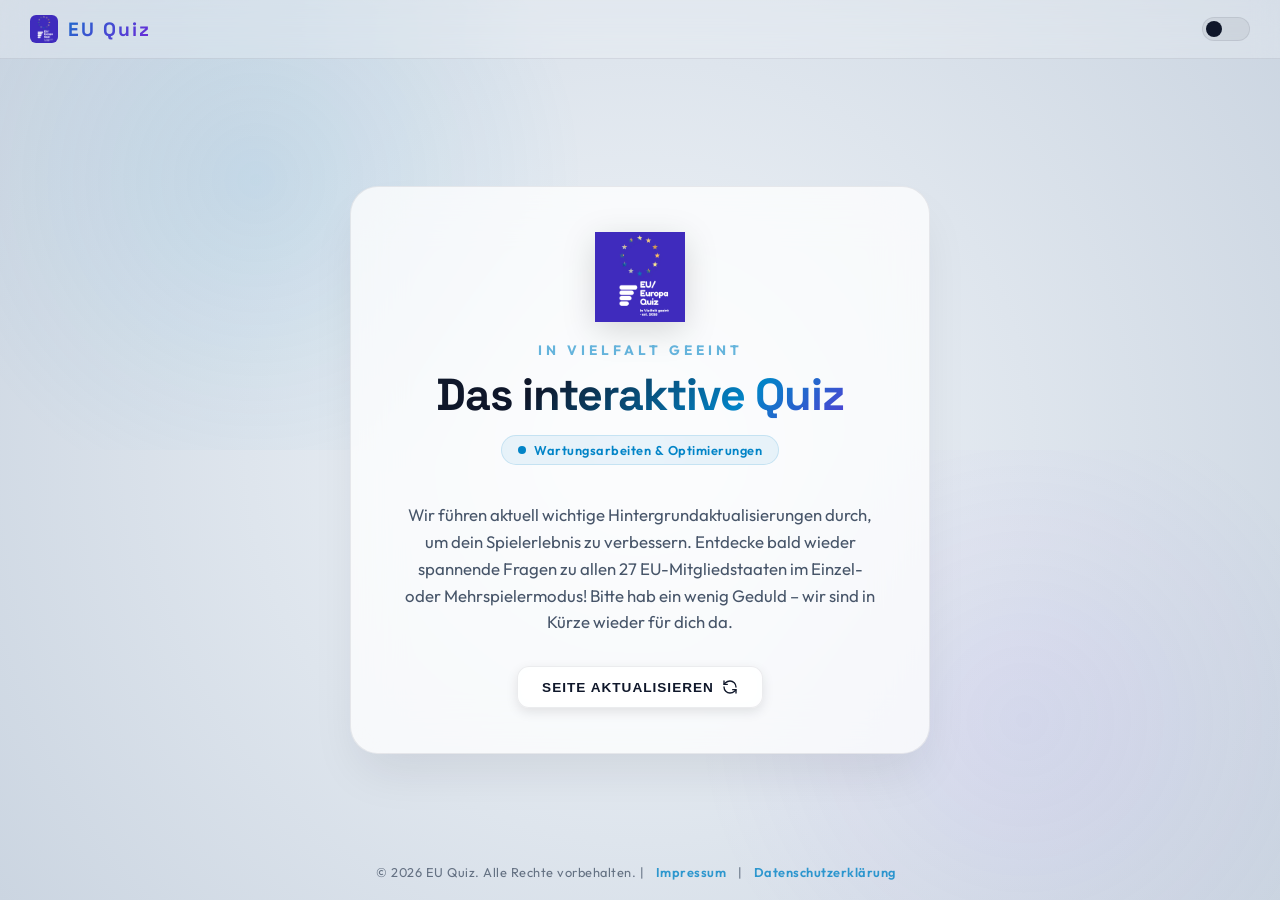
<file: maintenance.html>
<!DOCTYPE html>
<html lang="de">
<head>
<meta charset="UTF-8">
<meta name="viewport" content="width=device-width, initial-scale=1.0">
<title>EU / Europa Quiz – Wartungsarbeiten</title>
<meta name="description" content="Das interaktive EU- &amp; Europa-Quiz: Teste dein Wissen über alle 27 EU-Mitgliedstaaten! Erbeute Länder, sammle XP &amp; spiele im Einzel- oder Mehrspieler.">
<meta name="keywords" content="EU Quiz, Europa Quiz, Europäische Union, Quizspiel, Erdkunde, Geografie, Geschichte, Politik, Kultur, Schule, Binnenmarkt">
<meta name="author" content="EU / Europa Quiz">

<!-- Favicon & Icons -->
<link rel="icon" type="image/png" sizes="32x32" href="favicon.png">
<link rel="icon" type="image/png" sizes="16x16" href="favicon.png">
<link rel="shortcut icon" href="favicon.png">
<link rel="apple-touch-icon" href="apple-touch-icon.png">

<!-- Open Graph / Social Media -->
<meta property="og:title" content="EU / Europa Quiz – In Vielfalt geeint">
<meta property="og:description" content="Das interaktive EU- &amp; Europa-Quiz: Teste dein Wissen über alle 27 EU-Mitgliedstaaten in 5 spannenden Kategorien!">
<meta property="og:image" content="assets/logo.png">
<meta property="og:type" content="website">

<!-- Twitter Card -->
<meta name="twitter:card" content="summary_large_image">
<meta name="twitter:title" content="EU / Europa Quiz – In Vielfalt geeint">
<meta name="twitter:description" content="Das interaktive EU- &amp; Europa-Quiz: Teste dein Wissen über alle 27 EU-Mitgliedstaaten!">
<meta name="twitter:image" content="assets/logo.png">

<!-- Cookiebot -->
<script id="Cookiebot" src="https://consent.cookiebot.com/uc.js" data-cbid="a0b4e83a-b18e-4368-aa13-7da525487b4c" data-blockingmode="auto" type="text/javascript"></script>
<!-- Google tag (gtag.js) - Manuelle Cookiebot-Steuerung -->
<script type="text/plain" data-cookieconsent="statistics" src="https://www.googletagmanager.com/gtag/js?id=G-BZ7J2FT6GX"></script>
<script type="text/plain" data-cookieconsent="statistics">
window.dataLayer = window.dataLayer || [];
function gtag(){dataLayer.push(arguments);}
gtag('js', new Date());
gtag('config', 'G-BZ7J2FT6GX', { 'anonymize_ip': true });
</script>

<!-- Google Fonts -->
<link rel="preconnect" href="https://fonts.googleapis.com">
<link rel="preconnect" href="https://fonts.gstatic.com" crossorigin>
<link href="https://fonts.googleapis.com/css2?family=Outfit:wght@300;400;600;800&family=Space+Grotesk:wght@400;600;700&display=swap" rel="stylesheet">

<style>
  :root {
    --bg-gradient: radial-gradient(circle at 50% 50%, #f1f5f9 0%, #cbd5e1 100%);
    --bg-solid: #e2e8f0;
    --card-bg: rgba(255, 255, 255, 0.75);
    --card-border: rgba(15, 23, 42, 0.08);
    --card-hover: rgba(255, 255, 255, 0.9);
    --text-primary: #0f172a;
    --text-secondary: #475569;
    --accent: #0284c7;
    --accent-alt: #6d28d9;
    --accent-glow: rgba(2, 132, 199, 0.1);
    --success: #059669;
    --error: #e11d48;
    --shadow-color: rgba(15, 23, 42, 0.1);
  }

  body.dark-mode {
    --bg-gradient: radial-gradient(circle at 50% 50%, #08071a 0%, #020208 100%);
    --bg-solid: #03020a;
    --card-bg: rgba(255, 255, 255, 0.03);
    --card-border: rgba(255, 255, 255, 0.07);
    --card-hover: rgba(255, 255, 255, 0.07);
    --text-primary: #f8fafc;
    --text-secondary: #94a3b8;
    --accent: #06b6d4; 
    --accent-alt: #8b5cf6; 
    --accent-glow: rgba(6, 182, 212, 0.15);
    --success: #10b981;
    --error: #f43f5e;
    --shadow-color: rgba(0, 0, 0, 0.6);
  }

  * {
    box-sizing: border-box;
  }

  body { 
    font-family: 'Outfit', sans-serif; 
    background: var(--bg-gradient); 
    background-attachment: fixed;
    color: var(--text-primary); 
    margin: 0; 
    min-height: 100vh;
    transition: background 0.5s cubic-bezier(0.4, 0, 0.2, 1), color 0.3s ease;
    overflow-x: hidden;
    display: flex;
    flex-direction: column;
    align-items: center;
    justify-content: center;
  }

  .mesh-glow {
    position: fixed;
    top: -10%;
    left: -10%;
    width: 60%;
    height: 60%;
    background: radial-gradient(circle, var(--accent-glow) 0%, transparent 70%);
    z-index: -1;
    pointer-events: none;
    animation: pulseGlow 10s infinite alternate ease-in-out;
  }

  .mesh-glow-2 {
    position: fixed;
    bottom: -10%;
    right: -10%;
    width: 60%;
    height: 60%;
    background: radial-gradient(circle, rgba(139, 92, 246, 0.08) 0%, transparent 70%);
    z-index: -1;
    pointer-events: none;
    animation: pulseGlow2 12s infinite alternate ease-in-out;
  }

  @keyframes pulseGlow {
    0% { transform: scale(1) translate(0, 0); }
    100% { transform: scale(1.1) translate(5%, 5%); }
  }
  @keyframes pulseGlow2 {
    0% { transform: scale(1) translate(0, 0); }
    100% { transform: scale(1.15) translate(-4%, -4%); }
  }

  .top-bar { 
    position: fixed; 
    top: 0; 
    left: 0;
    width: 100%;
    padding: 15px 30px;
    z-index: 1000; 
    display: flex; 
    justify-content: space-between;
    align-items: center;
    backdrop-filter: blur(12px);
    -webkit-backdrop-filter: blur(12px);
    border-bottom: 1px solid var(--card-border);
    background: rgba(241, 245, 249, 0.3);
  }

  body.dark-mode .top-bar {
    background: rgba(3, 2, 10, 0.2);
  }

  .brand {
    font-family: 'Space Grotesk', sans-serif;
    font-weight: 700;
    font-size: 1.2rem;
    letter-spacing: 2px;
    background: linear-gradient(135deg, var(--accent), var(--accent-alt));
    -webkit-background-clip: text;
    -webkit-text-fill-color: transparent;
    display: flex;
    align-items: center;
    gap: 10px;
  }

  .brand img {
    width: 28px;
    height: 28px;
    object-fit: contain;
    border-radius: 6px;
  }

  .top-controls {
    display: flex;
    align-items: center;
    gap: 15px;
  }

  .btn-main { 
    background: var(--card-bg); 
    border: 1px solid var(--card-border); 
    color: var(--text-primary); 
    padding: 12px 24px; 
    cursor: pointer; 
    font-weight: 600; 
    border-radius: 12px; 
    transition: all 0.3s cubic-bezier(0.4, 0, 0.2, 1); 
    backdrop-filter: blur(10px); 
    -webkit-backdrop-filter: blur(10px);
    text-transform: uppercase; 
    letter-spacing: 1px;
    font-size: 0.85rem;
    display: inline-flex;
    align-items: center;
    justify-content: center;
    gap: 8px;
    box-shadow: 0 4px 12px rgba(0,0,0,0.1);
  }

  .btn-main:hover { 
    background: linear-gradient(135deg, var(--accent), var(--accent-alt)); 
    border-color: transparent; 
    color: #ffffff; 
    box-shadow: 0 0 20px var(--accent-glow); 
    transform: translateY(-2px);
  }

  .btn-main:active {
    transform: translateY(1px);
  }

  .screen { 
    width: 100%;
    min-height: 100vh;
    display: flex; 
    align-items: center; 
    justify-content: center; 
    padding: 100px 20px 60px; 
    box-sizing: border-box;
    animation: fadeIn 0.65s cubic-bezier(0.16, 1, 0.3, 1) both;
  }

  @keyframes fadeIn {
    from { opacity: 0; transform: scale(0.97) translateY(15px); }
    to { opacity: 1; transform: scale(1) translateY(0); }
  }

  .card-box { 
    background: var(--card-bg); 
    padding: 45px 40px; 
    border-radius: 28px; 
    border: 1px solid var(--card-border); 
    backdrop-filter: blur(25px); 
    -webkit-backdrop-filter: blur(25px);
    max-width: 580px; 
    width: 100%; 
    box-shadow: 0 25px 50px -12px var(--shadow-color);
    transition: transform 0.3s ease, border-color 0.3s ease;
    text-align: center;
    position: relative;
    overflow: hidden;
  }

  .card-box:hover {
    border-color: rgba(2, 132, 199, 0.2);
  }

  .logo-preview-img {
    width: 90px;
    height: 90px;
    object-fit: contain;
    margin-bottom: 15px;
    filter: drop-shadow(0 8px 16px rgba(0,0,0,0.15));
    animation: floatLogo 4s ease-in-out infinite alternate;
  }

  @keyframes floatLogo {
    0% { transform: translateY(0); }
    100% { transform: translateY(-8px); }
  }

  .hero-title {
    font-family: 'Space Grotesk', sans-serif;
    font-size: 2.8rem;
    font-weight: 800;
    line-height: 1.15;
    margin: 10px 0 15px;
    letter-spacing: -1px;
    background: linear-gradient(135deg, var(--text-primary) 30%, var(--accent) 70%, var(--accent-alt) 100%);
    -webkit-background-clip: text;
    -webkit-text-fill-color: transparent;
  }

  .status-badge {
    display: inline-flex;
    align-items: center;
    gap: 8px;
    font-weight: 600; 
    background: rgba(2, 132, 199, 0.08); 
    padding: 6px 16px; 
    border-radius: 30px;
    border: 1px solid rgba(2, 132, 199, 0.15);
    font-size: 0.8rem;
    letter-spacing: 0.5px;
    color: var(--accent);
    margin-bottom: 20px;
  }

  .pulse-dot {
    width: 8px;
    height: 8px;
    background-color: var(--accent);
    border-radius: 50%;
    animation: dotPulse 1.8s infinite ease-in-out;
  }

  @keyframes dotPulse {
    0% { transform: scale(0.8); opacity: 0.5; box-shadow: 0 0 0 0 rgba(2, 132, 199, 0.7); }
    50% { transform: scale(1.2); opacity: 1; box-shadow: 0 0 0 8px rgba(2, 132, 199, 0); }
    100% { transform: scale(0.8); opacity: 0.5; box-shadow: 0 0 0 0 rgba(2, 132, 199, 0); }
  }

  .desc {
    color: var(--text-secondary);
    font-size: 1.05rem;
    line-height: 1.6;
    margin-bottom: 30px;
    max-width: 480px;
    margin-left: auto;
    margin-right: auto;
  }

  /* Theme Switch */
  .switch { 
    position: relative; 
    display: inline-block; 
    width: 48px; 
    height: 24px; 
  }
  .switch input { opacity: 0; width: 0; height: 0; }
  .slider { 
    position: absolute; 
    cursor: pointer; 
    top: 0; left: 0; right: 0; bottom: 0; 
    background-color: rgba(0,0,0,0.05); 
    transition: .3s; 
    border-radius: 30px; 
    border: 1px solid var(--card-border);
  }
  body.dark-mode .slider {
    background-color: rgba(255,255,255,0.1);
  }
  .slider:before { 
    position: absolute; 
    content: ""; 
    height: 16px; 
    width: 16px; 
    left: 3px; 
    bottom: 3px; 
    background-color: var(--text-primary); 
    transition: .3s cubic-bezier(0.18, 0.89, 0.32, 1.28); 
    border-radius: 50%; 
  }
  input:checked + .slider { background-color: var(--accent-glow); border-color: var(--accent); }
  input:checked + .slider:before { transform: translateX(24px); background-color: var(--accent); }
  
  .footer {
    position: absolute;
    bottom: 20px;
    font-size: 0.8rem;
    color: var(--text-secondary);
    opacity: 0.8;
    letter-spacing: 0.5px;
    text-align: center;
    width: 100%;
    padding: 0 20px;
  }

  .footer a {
    color: var(--accent);
    text-decoration: none;
    margin: 0 8px;
    font-weight: 600;
    transition: color 0.2s;
  }

  .footer a:hover {
    color: var(--accent-alt);
    text-decoration: underline;
  }

  /* Modal Styles */
  #legalModal {
    display: none; 
    position: fixed; 
    z-index: 10000; 
    left: 0; 
    top: 0; 
    width: 100%; 
    height: 100%; 
    background-color: rgba(15, 23, 42, 0.4); 
    backdrop-filter: blur(8px);
    -webkit-backdrop-filter: blur(8px);
    overflow-y: auto;
  }

  body.dark-mode #legalModal {
    background-color: rgba(0, 0, 0, 0.7);
  }

  .modal-content {
    background: #ffffff;
    color: #0f172a;
    margin: 80px auto; 
    padding: 40px; 
    border: 1px solid rgba(15, 23, 42, 0.08); 
    width: 90%; 
    max-width: 750px; 
    border-radius: 24px; 
    position: relative; 
    font-size: 0.95rem; 
    line-height: 1.6; 
    text-align: left; 
    box-shadow: 0 25px 50px -12px rgba(15, 23, 42, 0.15);
    animation: modalFadeIn 0.3s cubic-bezier(0.16, 1, 0.3, 1) both;
  }

  body.dark-mode .modal-content {
    background: #11101d;
    color: #f8fafc;
    border-color: rgba(255, 255, 255, 0.07);
    box-shadow: 0 25px 50px -12px rgba(0, 0, 0, 0.5);
  }

  .modal-content h2, .modal-content h3 {
    color: var(--text-primary);
    font-family: 'Space Grotesk', sans-serif;
  }

  @keyframes modalFadeIn {
    from { opacity: 0; transform: scale(0.95) translateY(10px); }
    to { opacity: 1; transform: scale(1) translateY(0); }
  }

  .close-modal {
    position: absolute; 
    right: 25px; 
    top: 20px; 
    font-size: 28px; 
    font-weight: bold; 
    color: #94a3b8; 
    cursor: pointer;
    transition: color 0.2s;
  }

  .close-modal:hover {
    color: #0f172a;
  }

  body.dark-mode .close-modal:hover {
    color: #f8fafc;
  }
</style>
</head>
<body>

<div class="mesh-glow"></div>
<div class="mesh-glow-2"></div>

<!-- Top Navigation -->
<div class="top-bar">
  <div class="brand">
    <img src="assets/logo.png" alt="EU Quiz Logo" onerror="this.style.display='none'">
    EU Quiz
  </div>
  <div class="top-controls">
    <label class="switch" title="Design wechseln">
      <input type="checkbox" id="theme-toggle" onchange="toggleTheme()">
      <span class="slider"></span>
    </label>
  </div>
</div>

<!-- Maintenance Content -->
<div class="screen">
  <div class="card-box">
    
    <!-- Artwork / Logo Image -->
    <img src="assets/logo.png" alt="EU Quiz Logo" class="logo-preview-img" onerror="this.style.display='none'">

    <div style="font-size: 0.85rem; opacity: 0.6; letter-spacing: 4px; text-transform: uppercase; color: var(--accent); font-weight: 700; margin-bottom: 5px;">In Vielfalt geeint</div>
    <h1 class="hero-title">Das interaktive Quiz</h1>

    <div class="status-badge">
      <div class="pulse-dot"></div>
      <span>Wartungsarbeiten &amp; Optimierungen</span>
    </div>

    <p class="desc">
      Wir führen aktuell wichtige Hintergrundaktualisierungen durch, um dein Spielerlebnis zu verbessern. Entdecke bald wieder spannende Fragen zu allen 27 EU-Mitgliedstaaten im Einzel- oder Mehrspielermodus! Bitte hab ein wenig Geduld – wir sind in Kürze wieder für dich da.
    </p>

    <button class="btn-main" onclick="location.reload()">
      Seite aktualisieren
      <svg width="16" height="16" viewBox="0 0 24 24" fill="none" stroke="currentColor" stroke-width="2" stroke-linecap="round" stroke-linejoin="round" class="lucide lucide-refresh-cw"><path d="M21 12a9 9 0 0 0-9-9 9.75 9.75 0 0 0-6.74 2.74L3 8"/><path d="M3 3v5h5"/><path d="M3 12a9 9 0 0 0 9 9 9.75 9.75 0 0 0 6.74-2.74L21 16"/><path d="M16 16h5v5"/></svg>
    </button>

  </div>
</div>

<!-- Footer with Impressum and Datenschutzerklärung -->
<div class="footer">
  &copy; <span id="current-year"></span> EU Quiz. Alle Rechte vorbehalten. | 
  <a href="#" id="openImpressum">Impressum</a> | 
  <a href="#" id="openDatenschutz">Datenschutzerklärung</a>
</div>

<!-- Modal Overlay for Impressum / Privacy Policy -->
<div id="legalModal">
  <div class="modal-content">
    <span class="close-modal" id="closeModal">&times;</span>
    <div id="legalContent"></div>
  </div>
</div>

<script>
  // Dynamic Year
  document.getElementById('current-year').textContent = new Date().getFullYear();

  // Dark Mode Handling
  const themeToggle = document.getElementById('theme-toggle');
  
  // Set theme from local storage or match media query
  const savedTheme = localStorage.getItem('theme');
  const systemPrefersDark = window.matchMedia('(prefers-color-scheme: dark)').matches;
  
  if (savedTheme === 'dark' || (!savedTheme && systemPrefersDark)) {
    document.body.classList.add('dark-mode');
    if (themeToggle) themeToggle.checked = true;
  } else {
    document.body.classList.remove('dark-mode');
    if (themeToggle) themeToggle.checked = false;
  }

  function toggleTheme() {
    const isDark = document.body.classList.toggle('dark-mode');
    localStorage.setItem('theme', isDark ? 'dark' : 'light');
  }

  // Legal Content Texts (copied from index.html)
  const impressumText = `
    <h2>Impressum</h2>
    <p><strong>Diensteanbieter &amp; Medieninhaber:</strong><br>
    Leading Developer: Thiemo Greger<br>
    Manager of Content: David Schwarz<br><br>
    <strong>Erreichbar unter der Anschrift:</strong><br>
    Carnerigasse 30-32<br>
    8010 Graz<br>Österreich</p>
    <p><strong>Kontakt:</strong><br>E-Mail: thiemo.greger@carneri.at oder david.schwarz@carneri.at</p>
    <p><strong>Blattlinie:</strong><br>Diese Website und das darauf bereitgestellte Spiel wurden im Rahmen eines Schulprojekts erstellt. Die Bereitstellung erfolgt rein zu Bildungszwecken und verfolgt keinerlei kommerzielle Interessen.</p>
  `;

  const datenschutzText = `
    <h2>Datenschutzerklärung</h2>
    <h3>1. Allgemeine Hinweise</h3>
    <p>Verantwortlich für die Datenverarbeitung auf dieser Website sind die oben im Impressum genannten Diensteanbieter. Diese Website und ihr Inhalt richten sich an Nutzer mit Wohnsitz oder Aufenthalt in Europa.</p>
    <h3>2. Hosting durch GitHub Pages</h3>
    <p>Diese Website wird auf Servern von GitHub Inc. (USA) bereitgestellt. GitHub erfasst automatisch Logfiles (u.a. IP-Adresse, Browsertyp, Datum und Uhrzeit des Zugriffs). Dies ist technisch notwendig. GitHub ist unter dem EU-US Data Privacy Framework zertifiziert.</p>
    <h3>3. Google Analytics 4</h3>
    <p>Diese Website nutzt Google Analytics 4 der Google Ireland Limited. Die Datenverarbeitung erfolgt ausschließlich auf Grundlage Ihrer ausdrücklichen Einwilligung gemäß Art. 6 Abs. 1 lit. a DSGVO via Cookiebot-Banner. Haben Sie keine Einwilligung erteilt, wird das Tracking blockiert. Die IP-Anonymisierung ist aktiv. Die Daten werden nach 2 Monaten automatisch gelöscht.</p>
    <h3>4. Firebase Realtime Database &amp; Cloud Firestore (Multiplayer, Nutzerprofil &amp; App Check)</h3>
    <p>Für den Echtzeit-Multiplayer, das automatische Matchmaking, die Speicherung des Europapasses/Userprofils sowie den Missbrauchsschutz nutzen wir Firebase-Dienste (Google Ireland Limited) und Firebase App Check (reCAPTCHA v3). Es werden temporäre Spieldaten (Raumcode, Spitzname, Punktestand) sowie anonymisierte Sicherheits-Tokens zur Bot-Abwehr verarbeitet. Alle Spieldaten in Räumen werden nach Spielende gelöscht. Die Rechtsgrundlage ist Art. 6 Abs. 1 lit. f DSGVO (berechtigtes Interesse an Funktionsfähigkeit, Spielespeicherung und Sicherheit).</p>
    <h3>5. Lokaler Speicher (localStorage)</h3>
    <p>Um das Spielerlebnis komfortabel zu gestalten, werden bestimmte Daten lokal in Ihrem Browser (localStorage) gespeichert (z. B. Einstellungen, Avatare &amp; Erfolge). Diese Daten verbleiben auf Ihrem Endgerät und werden nicht an Dritte übertragen.</p>
    <h3>6. Ihre Rechte</h3>
    <p>Ihnen stehen die Rechte auf Auskunft, Berichtigung, Löschung, Einschränkung, Datenübertragbarkeit, Widerruf und Widerspruch zu. Beschwerden können an die österreichische Datenschutzbehörde (DSB) gerichtet werden.</p>
  `;

  // Modal logic
  const modal = document.getElementById("legalModal");
  const legalContent = document.getElementById("legalContent");
  const closeModal = document.getElementById("closeModal");

  document.getElementById("openImpressum").addEventListener("click", function(e) {
    e.preventDefault();
    legalContent.innerHTML = impressumText;
    modal.style.display = "block";
  });

  document.getElementById("openDatenschutz").addEventListener("click", function(e) {
    e.preventDefault();
    legalContent.innerHTML = datenschutzText;
    modal.style.display = "block";
  });

  closeModal.addEventListener("click", function() {
    modal.style.display = "none";
  });

  window.addEventListener("click", function(e) {
    if (e.target == modal) {
      modal.style.display = "none";
    }
  });
</script>

</body>
</html>
</file>
